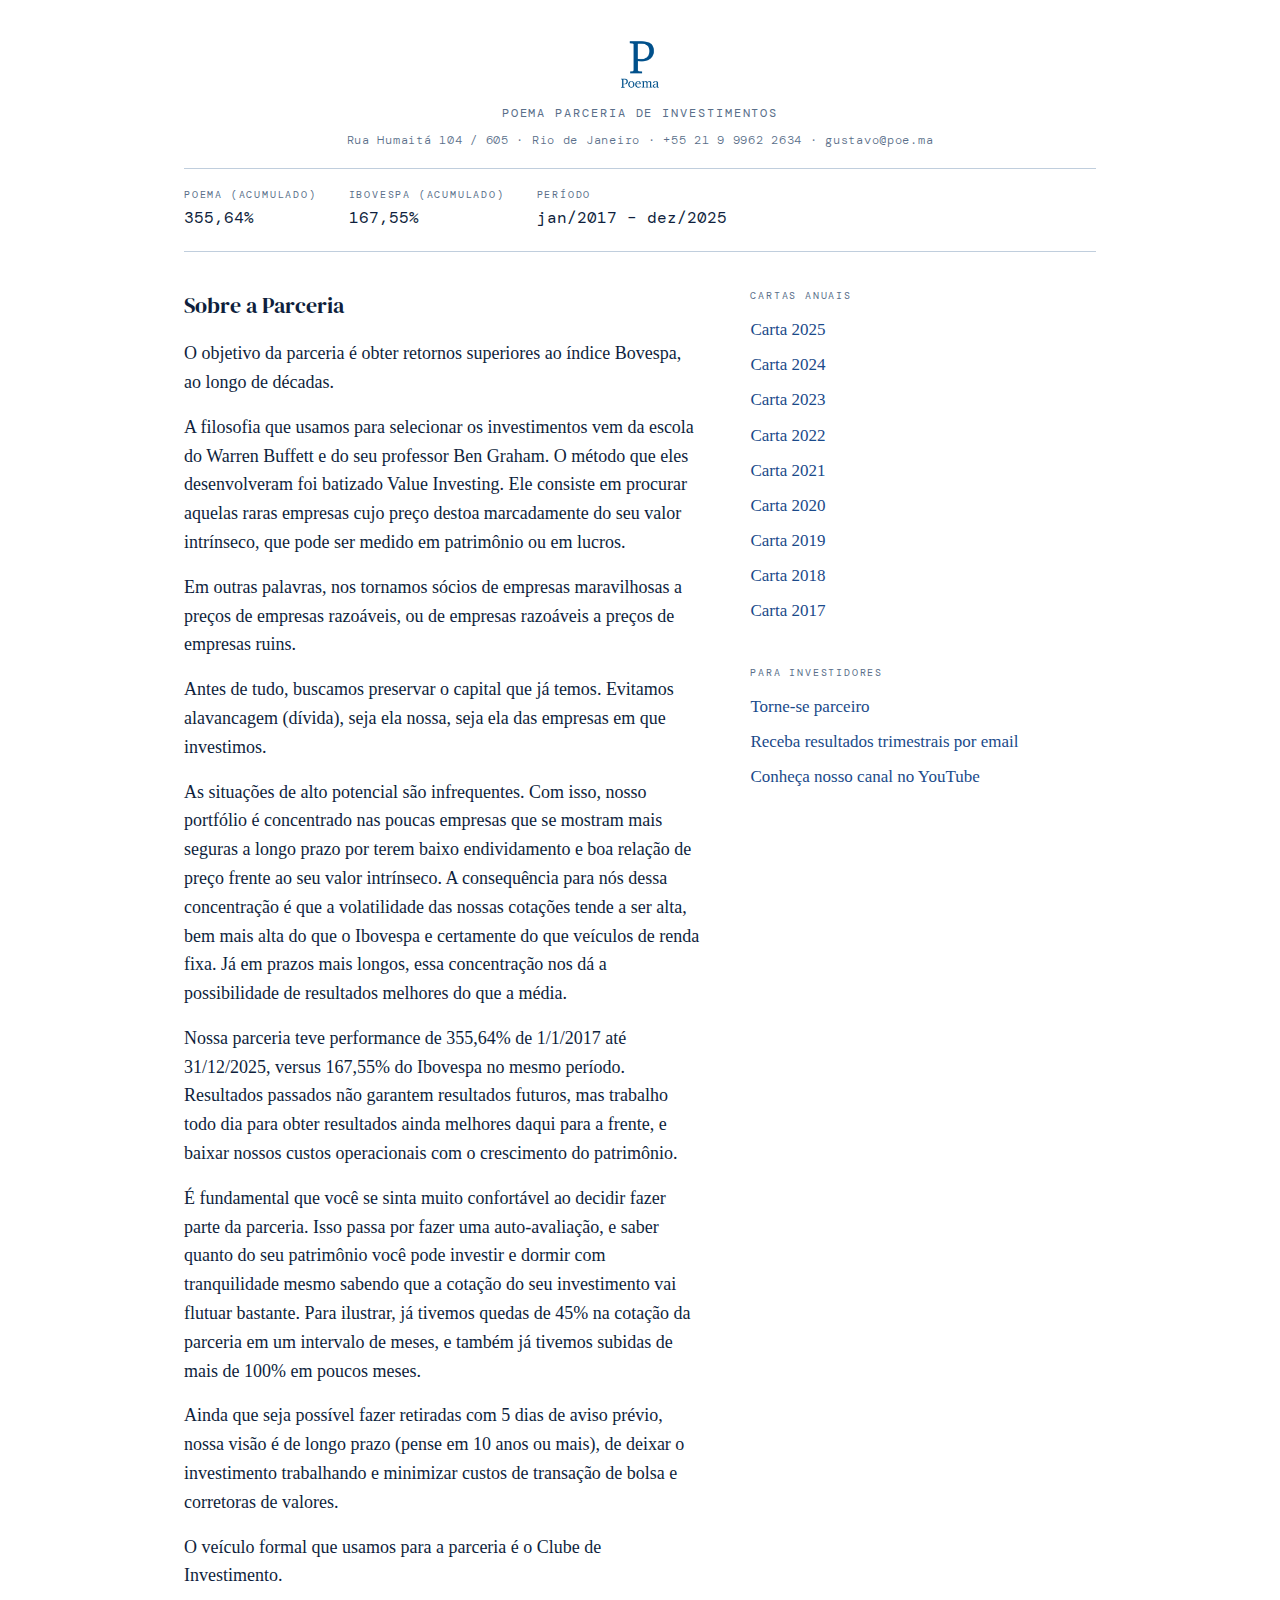
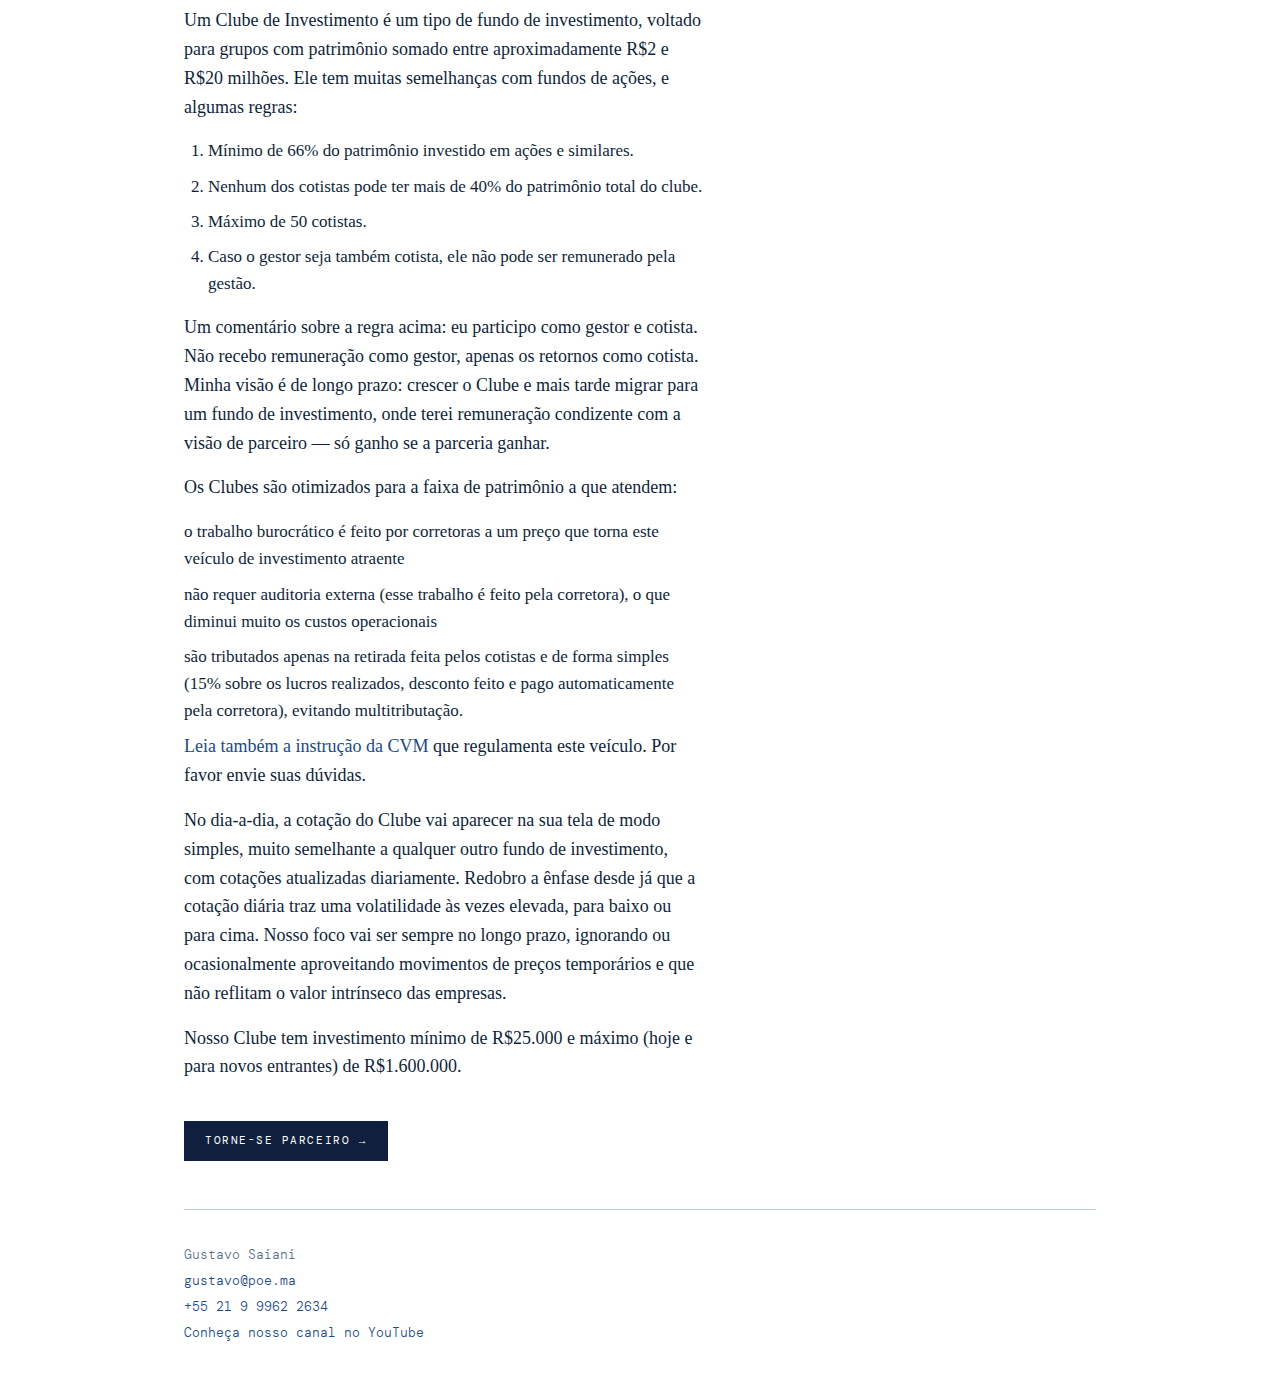
<file: index.html>
<!DOCTYPE html>
<html lang="pt-BR">
<head>
  <meta charset="UTF-8">
  <meta name="viewport" content="width=device-width, initial-scale=1.0">
  <title>Poema Parceria de Investimentos</title>
  <meta name="description" content="Poema Parceria de Investimentos. Performance acumulada de 355,64% de jan/2017 a dez/2025, versus 167,55% do Ibovespa no mesmo período.">
  <link rel="canonical" href="https://poe.ma/">
  <link rel="icon" type="image/png" href="/favicon.png">
  <meta property="og:type" content="website">
  <meta property="og:title" content="Poema Parceria de Investimentos">
  <meta property="og:description" content="Performance acumulada de 355,64% de jan/2017 a dez/2025, versus 167,55% do Ibovespa no mesmo período.">
  <meta property="og:url" content="https://poe.ma/">
  <meta property="og:image" content="https://poe.ma/images/poema-logo.jpg">
  <meta property="og:locale" content="pt_BR">
  <meta property="og:site_name" content="Poema">
  <meta name="twitter:card" content="summary">
  <meta name="twitter:title" content="Poema Parceria de Investimentos">
  <meta name="twitter:description" content="Performance acumulada de 355,64% de jan/2017 a dez/2025, versus 167,55% do Ibovespa no mesmo período.">
  <meta name="twitter:image" content="https://poe.ma/images/poema-logo.jpg">
  <link rel="stylesheet" href="/styles.css">
  <!-- Google tag (gtag.js) -->
  <script async src="https://www.googletagmanager.com/gtag/js?id=G-W3XSMT8MLJ"></script>
  <script>
    window.dataLayer = window.dataLayer || [];
    function gtag(){dataLayer.push(arguments);}
    gtag("js", new Date());
    gtag("config", "G-W3XSMT8MLJ");
  </script>
</head>
<body class="home">

  <div class="header">
    <a href="/">
      <img src="images/poema-logo.jpg" alt="Poema" class="logo">
      <p class="subtitle">Poema Parceria de Investimentos</p>
    </a>
    <p class="header-address">Rua Humaitá 104 / 605 · Rio de Janeiro · <a href="https://wa.me/5521999622634" target="_blank" rel="noopener">+55 21 9 9962 2634</a> · <a href="mailto:gustavo@poe.ma">gustavo@poe.ma</a></p>
  </div>

  <div class="meta">
    <div class="meta-item">
      <span class="key">Poema (acumulado)</span>
      <span class="val">355,64%</span>
    </div>
    <div class="meta-item">
      <span class="key">Ibovespa (acumulado)</span>
      <span class="val">167,55%</span>
    </div>
    <div class="meta-item">
      <span class="key">Período</span>
      <span class="val">jan/2017 – dez/2025</span>
    </div>
  </div>

  <div class="two-col">

    <div class="col-intro">
      <h2>Sobre a Parceria</h2>
      <div class="intro-body" id="intro-body">

        <p>O objetivo da parceria é obter retornos superiores ao índice Bovespa, ao longo de décadas.</p>

        <p>A filosofia que usamos para selecionar os investimentos vem da escola do Warren Buffett e do seu professor Ben Graham. O método que eles desenvolveram foi batizado Value Investing. Ele consiste em procurar aquelas raras empresas cujo preço destoa marcadamente do seu valor intrínseco, que pode ser medido em patrimônio ou em lucros.</p>

        <p>Em outras palavras, nos tornamos sócios de empresas maravilhosas a preços de empresas razoáveis, ou de empresas razoáveis a preços de empresas ruins.</p>

        <p>Antes de tudo, buscamos preservar o capital que já temos. Evitamos alavancagem (dívida), seja ela nossa, seja ela das empresas em que investimos.</p>

        <p>As situações de alto potencial são infrequentes. Com isso, nosso portfólio é concentrado nas poucas empresas que se mostram mais seguras a longo prazo por terem baixo endividamento e boa relação de preço frente ao seu valor intrínseco. A consequência para nós dessa concentração é que a volatilidade das nossas cotações tende a ser alta, bem mais alta do que o Ibovespa e certamente do que veículos de renda fixa. Já em prazos mais longos, essa concentração nos dá a possibilidade de resultados melhores do que a média.</p>

        <p>Nossa parceria teve performance de 355,64% de 1/1/2017 até 31/12/2025, versus 167,55% do Ibovespa no mesmo período. Resultados passados não garantem resultados futuros, mas trabalho todo dia para obter resultados ainda melhores daqui para a frente, e baixar nossos custos operacionais com o crescimento do patrimônio.</p>

        <p>É fundamental que você se sinta muito confortável ao decidir fazer parte da parceria. Isso passa por fazer uma auto-avaliação, e saber quanto do seu patrimônio você pode investir e dormir com tranquilidade mesmo sabendo que a cotação do seu investimento vai flutuar bastante. Para ilustrar, já tivemos quedas de 45% na cotação da parceria em um intervalo de meses, e também já tivemos subidas de mais de 100% em poucos meses.</p>

        <p>Ainda que seja possível fazer retiradas com 5 dias de aviso prévio, nossa visão é de longo prazo (pense em 10 anos ou mais), de deixar o investimento trabalhando e minimizar custos de transação de bolsa e corretoras de valores.</p>

        <p>O veículo formal que usamos para a parceria é o Clube de Investimento.</p>

        <p>Um Clube de Investimento é um tipo de fundo de investimento, voltado para grupos com patrimônio somado entre aproximadamente R$2 e R$20 milhões. Ele tem muitas semelhanças com fundos de ações, e algumas regras:</p>

        <ol>
          <li>Mínimo de 66% do patrimônio investido em ações e similares.</li>
          <li>Nenhum dos cotistas pode ter mais de 40% do patrimônio total do clube.</li>
          <li>Máximo de 50 cotistas.</li>
          <li>Caso o gestor seja também cotista, ele não pode ser remunerado pela gestão.</li>
        </ol>

        <p>Um comentário sobre a regra acima: eu participo como gestor e cotista. Não recebo remuneração como gestor, apenas os retornos como cotista. Minha visão é de longo prazo: crescer o Clube e mais tarde migrar para um fundo de investimento, onde terei remuneração condizente com a visão de parceiro — só ganho se a parceria ganhar.</p>

        <p>Os Clubes são otimizados para a faixa de patrimônio a que atendem:</p>

        <ul>
          <li>o trabalho burocrático é feito por corretoras a um preço que torna este veículo de investimento atraente</li>
          <li>não requer auditoria externa (esse trabalho é feito pela corretora), o que diminui muito os custos operacionais</li>
          <li>são tributados apenas na retirada feita pelos cotistas e de forma simples (15% sobre os lucros realizados, desconto feito e pago automaticamente pela corretora), evitando multitributação.</li>
        </ul>

        <p><a href="https://conteudo.cvm.gov.br/export/sites/cvm/legislacao/instrucoes/anexos/400/inst494.pdf">Leia também a instrução da CVM</a> que regulamenta este veículo. Por favor envie suas dúvidas.</p>

        <p>No dia-a-dia, a cotação do Clube vai aparecer na sua tela de modo simples, muito semelhante a qualquer outro fundo de investimento, com cotações atualizadas diariamente. Redobro a ênfase desde já que a cotação diária traz uma volatilidade às vezes elevada, para baixo ou para cima. Nosso foco vai ser sempre no longo prazo, ignorando ou ocasionalmente aproveitando movimentos de preços temporários e que não reflitam o valor intrínseco das empresas.</p>

        <p>Nosso Clube tem investimento mínimo de R$25.000 e máximo (hoje e para novos entrantes) de R$1.600.000.</p>
        <p><a href="/cadastro" class="cta">Torne-se parceiro &rarr;</a></p>
      </div>
      <div class="intro-fade" id="intro-fade"></div>
      <button class="read-more-btn" id="read-more-btn" aria-expanded="false">Ler mais</button>
    </div>

    <div class="col-links">
      <div class="section">
        <h2>Cartas Anuais</h2>
        <ul>
          <li><a href="/cartas/2025">Carta 2025</a></li>
          <li><a href="/cartas/2024">Carta 2024</a></li>
          <li><a href="/cartas/2023">Carta 2023</a></li>
          <li><a href="/cartas/2022">Carta 2022</a></li>
          <li><a href="/cartas/2021">Carta 2021</a></li>
          <li><a href="/cartas/2020">Carta 2020</a></li>
          <li><a href="/cartas/2019">Carta 2019</a></li>
          <li><a href="/cartas/2018">Carta 2018</a></li>
          <li><a href="/cartas/2017">Carta 2017</a></li>
        </ul>
      </div>

      <div class="section">
        <h2>Para Investidores</h2>
        <ul>
          <li><a href="/cadastro">Torne-se parceiro</a></li>
          <li><a href="https://mailchi.mp/5efcfed63883/interessados" target="_blank" rel="noopener">Receba resultados trimestrais por email</a></li>
          <li><a href="https://www.youtube.com/@poemainvestimentos" target="_blank" rel="noopener">Conheça nosso canal no YouTube</a></li>
        </ul>
      </div>
    </div>

  </div>

  <hr>

  <p class="contact">
    Gustavo Saiani<br>
    <a href="mailto:gustavo@poe.ma">gustavo@poe.ma</a><br>
    <a href="https://wa.me/5521999622634">+55 21 9 9962 2634</a><br>
    <a href="https://www.youtube.com/@poemainvestimentos" target="_blank" rel="noopener">Conheça nosso canal no YouTube</a>
  </p>

  <script>
    document.getElementById('read-more-btn').addEventListener('click', function () {
      var introBody = document.getElementById('intro-body');
      var introFade = document.getElementById('intro-fade');
      var expanded = introBody.classList.toggle('expanded');
      introFade.classList.toggle('hidden', expanded);
      this.textContent = expanded ? 'Ler menos' : 'Ler mais';
      this.setAttribute('aria-expanded', expanded);
    });
  </script>

</body>
</html>
</file>
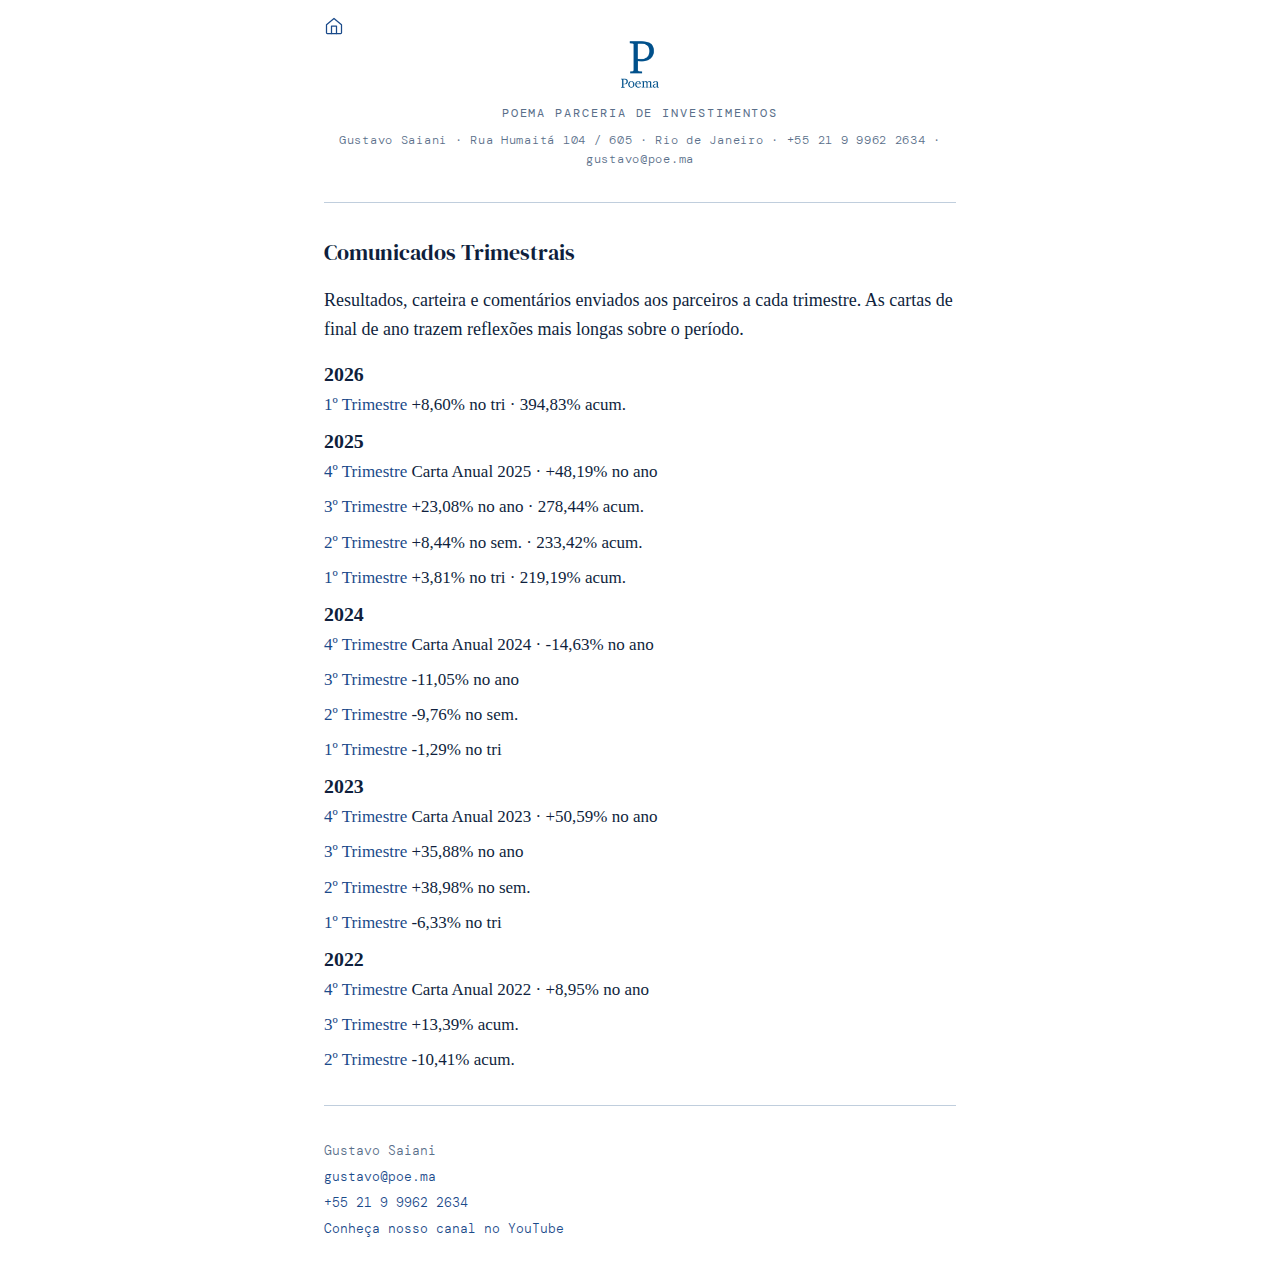
<file: comunicados/index.html>
<!DOCTYPE html>
<html lang="pt-BR">
<head>
  <meta charset="UTF-8">
  <meta name="viewport" content="width=device-width, initial-scale=1.0">
  <title>Comunicados Trimestrais — Poema</title>
  <meta name="description" content="Comunicados trimestrais da Poema Parceria de Investimentos — resultados, carteira e comentários a cada trimestre desde 2022.">
  <link rel="canonical" href="https://poe.ma/comunicados">
  <link rel="icon" type="image/png" href="/favicon.png">
  <meta property="og:type" content="website">
  <meta property="og:title" content="Comunicados Trimestrais — Poema">
  <meta property="og:description" content="Comunicados trimestrais da Poema Parceria de Investimentos — resultados, carteira e comentários a cada trimestre desde 2022.">
  <meta property="og:url" content="https://poe.ma/comunicados">
  <meta property="og:image" content="https://poe.ma/images/poema-logo.jpg">
  <meta property="og:locale" content="pt_BR">
  <meta property="og:site_name" content="Poema">
  <meta name="twitter:card" content="summary">
  <meta name="twitter:title" content="Comunicados Trimestrais — Poema">
  <meta name="twitter:description" content="Comunicados trimestrais da Poema Parceria de Investimentos — resultados, carteira e comentários a cada trimestre desde 2022.">
  <meta name="twitter:image" content="https://poe.ma/images/poema-logo.jpg">
  <link rel="stylesheet" href="/styles.css">
  <!-- Google tag (gtag.js) -->
  <script async src="https://www.googletagmanager.com/gtag/js?id=G-W3XSMT8MLJ"></script>
  <script>
    window.dataLayer = window.dataLayer || [];
    function gtag(){dataLayer.push(arguments);}
    gtag("js", new Date());
    gtag("config", "G-W3XSMT8MLJ");
  </script>
  <script>
    !function(t,e){var o,n,p,r;e.__SV||(window.posthog=e,e._i=[],e.init=function(i,s,a){function g(t,e){var o=e.split(".");2==o.length&&(t=t[o[0]],e=o[1]),t[e]=function(){t.push([e].concat(Array.prototype.slice.call(arguments,0)))}}(p=t.createElement("script")).type="text/javascript",p.async=!0,p.src=s.api_host.replace(".i.posthog.com","-assets.i.posthog.com")+"/static/array.js",(r=t.getElementsByTagName("script")[0]).parentNode.insertBefore(p,r);var u=e;for(void 0!==a?u=e[a]=[]:a="posthog",u.people=u.people||[],u.toString=function(t){var e="posthog";return"posthog"!==a&&(e+="."+a),t||(e+=" (stub)"),e},u.people.toString=function(){return u.toString(1)+".people (stub)"},o="init capture register register_once register_for_session unregister unregister_for_session getFeatureFlag getFeatureFlagPayload isFeatureEnabled reloadFeatureFlags updateEarlyAccessFeatureEnrollment getEarlyAccessFeatures on onFeatureFlags onSessionId getSurveys getActiveMatchingSurveys renderSurvey canRenderSurvey identify setPersonProperties group resetGroups setPersonPropertiesForFlags resetPersonPropertiesForFlags setGroupPropertiesForFlags resetGroupPropertiesForFlags reset get_distinct_id getGroups get_session_id get_session_replay_url alias set_config startSessionRecording stopSessionRecording sessionRecordingStarted captureException loadToolbar get_property getSessionProperty createPersonProfile opt_in_capturing opt_out_capturing has_opted_in_capturing has_opted_out_capturing clear_opt_in_out_capturing debug getPageviewId".split(" "),n=0;n<o.length;n++)g(u,o[n]);e._i.push([i,s,a])},e.__SV=1)}(document,window.posthog||[]);
    posthog.init('phc_1vXqy6FtMKMgnaF81bcP3cT05M0M1u67j6RnEMMx1sn', {
      api_host: 'https://us.i.posthog.com',
      person_profiles: 'identified_only'
    });
  </script>
</head>
<body>
  <a href="/" class="home-link" aria-label="Início"><svg xmlns="http://www.w3.org/2000/svg" viewBox="0 0 24 24" fill="none" stroke="currentColor" stroke-width="1.5" stroke-linecap="round" stroke-linejoin="round" width="20" height="20" aria-hidden="true"><path d="M3 10.5L12 3l9 7.5V20a1 1 0 0 1-1 1H4a1 1 0 0 1-1-1V10.5z"/><path d="M9 21V12h6v9"/></svg></a>

  <div class="header">
    <a href="/">
      <img src="/images/poema-logo.jpg" alt="Poema" class="logo">
      <p class="subtitle">Poema Parceria de Investimentos</p>
    </a>
    <p class="header-address">Gustavo Saiani · Rua Humaitá 104 / 605 · Rio de Janeiro · <a href="https://wa.me/5521999622634" target="_blank" rel="noopener">+55 21 9 9962 2634</a> · <a href="mailto:gustavo@poe.ma">gustavo@poe.ma</a></p>
  </div>

  <hr>

  <h2 id="comunicados-trimestrais">Comunicados Trimestrais</h2>

  <p>Resultados, carteira e comentários enviados aos parceiros a cada trimestre. As cartas de final de ano trazem reflexões mais longas sobre o período.</p>

  <div class="comunicados-list">

    <h3>2026</h3>
    <ul>
      <li><a href="/comunicados/2026-1t">1º Trimestre</a> <span class="comunicado-perf">+8,60% no tri · 394,83% acum.</span></li>
    </ul>

    <h3>2025</h3>
    <ul>
      <li><a href="/cartas/2025">4º Trimestre</a> <span class="comunicado-perf">Carta Anual 2025 · +48,19% no ano</span></li>
      <li><a href="/comunicados/2025-3t">3º Trimestre</a> <span class="comunicado-perf">+23,08% no ano · 278,44% acum.</span></li>
      <li><a href="/comunicados/2025-2t">2º Trimestre</a> <span class="comunicado-perf">+8,44% no sem. · 233,42% acum.</span></li>
      <li><a href="/comunicados/2025-1t">1º Trimestre</a> <span class="comunicado-perf">+3,81% no tri · 219,19% acum.</span></li>
    </ul>

    <h3>2024</h3>
    <ul>
      <li><a href="/cartas/2024">4º Trimestre</a> <span class="comunicado-perf">Carta Anual 2024 · -14,63% no ano</span></li>
      <li><a href="/comunicados/2024-3t">3º Trimestre</a> <span class="comunicado-perf">-11,05% no ano</span></li>
      <li><a href="/comunicados/2024-2t">2º Trimestre</a> <span class="comunicado-perf">-9,76% no sem.</span></li>
      <li><a href="/comunicados/2024-1t">1º Trimestre</a> <span class="comunicado-perf">-1,29% no tri</span></li>
    </ul>

    <h3>2023</h3>
    <ul>
      <li><a href="/cartas/2023">4º Trimestre</a> <span class="comunicado-perf">Carta Anual 2023 · +50,59% no ano</span></li>
      <li><a href="/comunicados/2023-3t">3º Trimestre</a> <span class="comunicado-perf">+35,88% no ano</span></li>
      <li><a href="/comunicados/2023-2t">2º Trimestre</a> <span class="comunicado-perf">+38,98% no sem.</span></li>
      <li><a href="/comunicados/2023-1t">1º Trimestre</a> <span class="comunicado-perf">-6,33% no tri</span></li>
    </ul>

    <h3>2022</h3>
    <ul>
      <li><a href="/cartas/2022">4º Trimestre</a> <span class="comunicado-perf">Carta Anual 2022 · +8,95% no ano</span></li>
      <li><a href="/comunicados/2022-3t">3º Trimestre</a> <span class="comunicado-perf">+13,39% acum.</span></li>
      <li><a href="/comunicados/2022-2t">2º Trimestre</a> <span class="comunicado-perf">-10,41% acum.</span></li>
    </ul>

  </div>

  <hr>

  <p class="contact">
    Gustavo Saiani<br>
    <a href="mailto:gustavo@poe.ma">gustavo@poe.ma</a><br>
    <a href="https://wa.me/5521999622634">+55 21 9 9962 2634</a><br>
    <a href="https://www.youtube.com/@poemainvestimentos" target="_blank" rel="noopener">Conheça nosso canal no YouTube</a>
  </p>

</body>
</html>
</file>
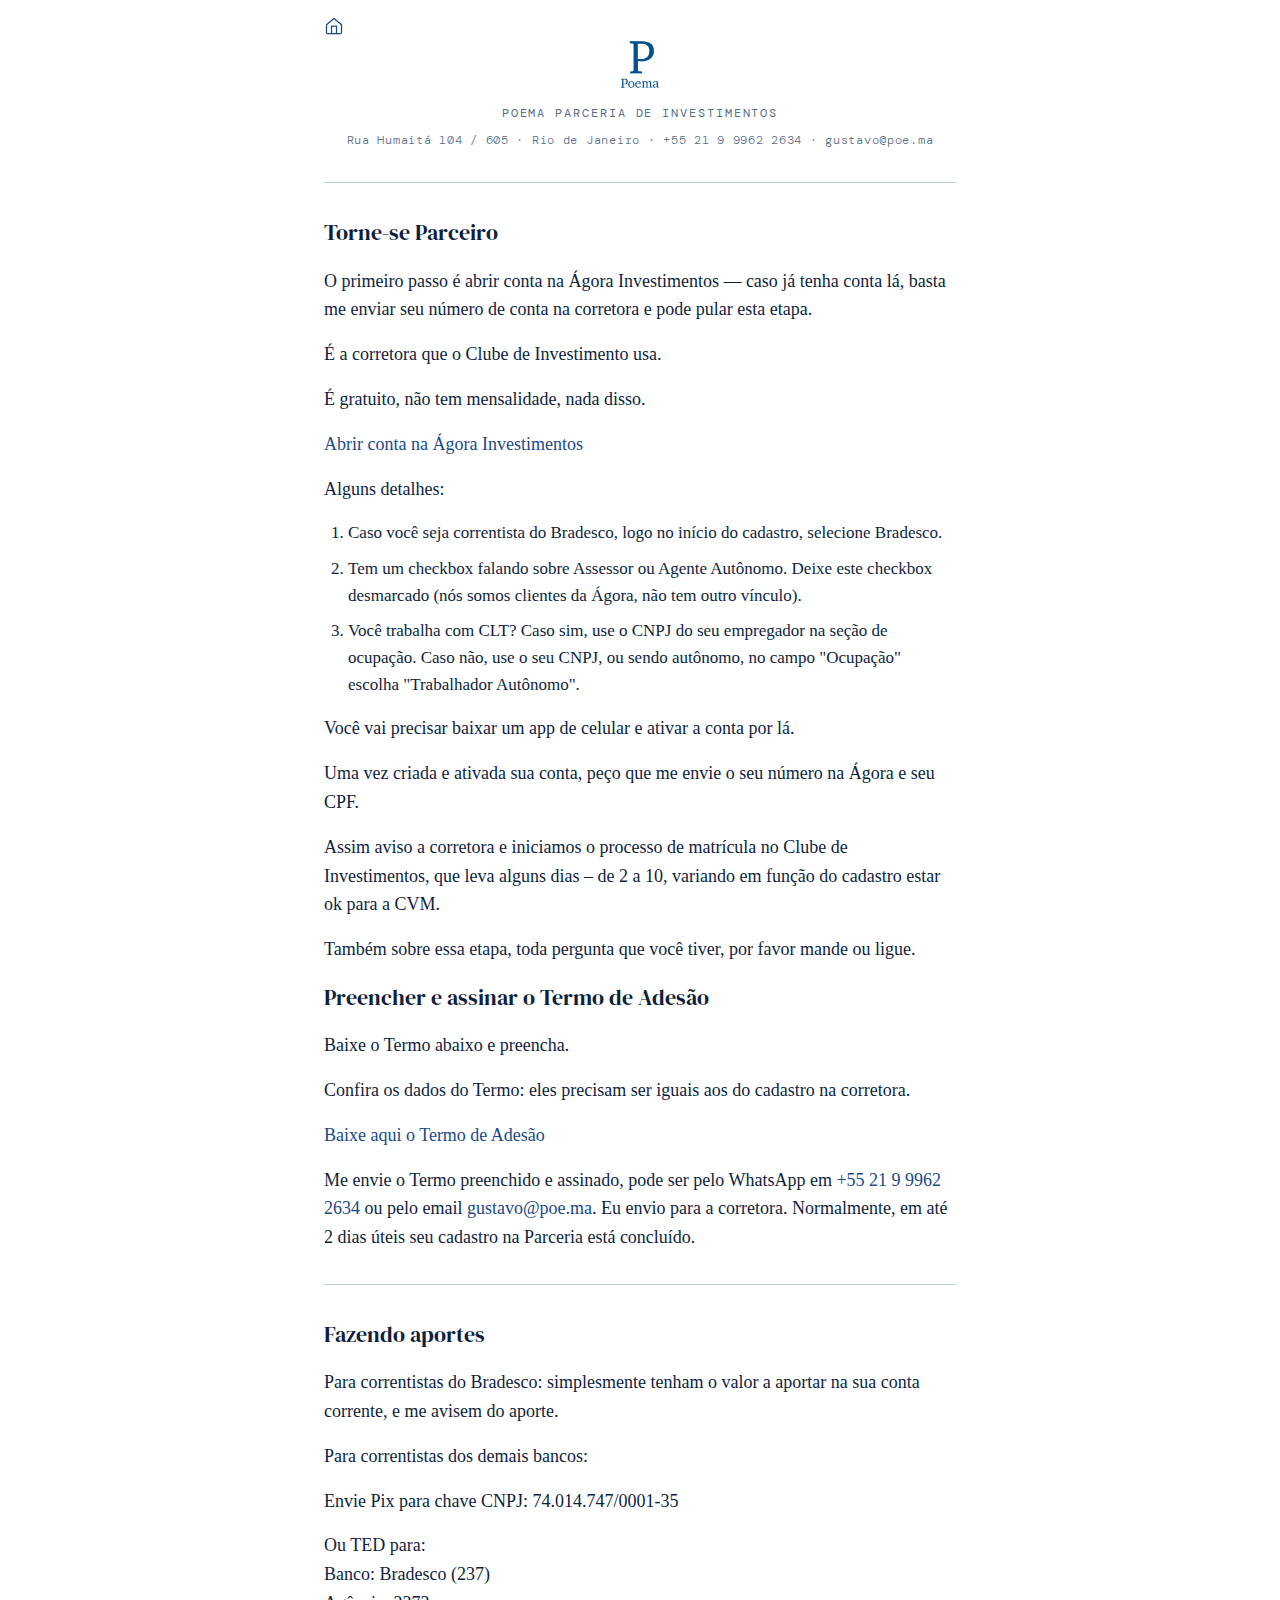
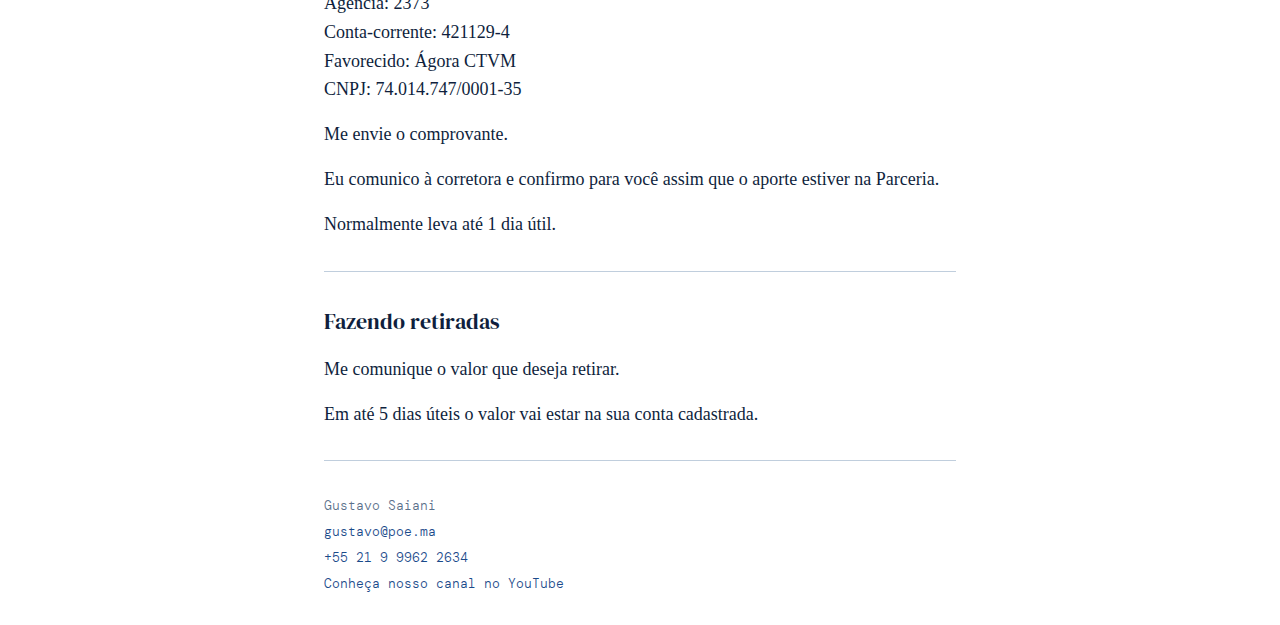
<file: cadastro.html>
<!DOCTYPE html>
<html lang="pt-BR">
<head>
  <meta charset="UTF-8">
  <meta name="viewport" content="width=device-width, initial-scale=1.0">
  <title>Cadastro na Corretora — Poema</title>
  <meta name="description" content="Instruções para cadastro na corretora, termo de adesão, aportes e retiradas na Poema Parceria de Investimentos.">
  <link rel="canonical" href="https://poe.ma/cadastro">
  <link rel="icon" type="image/png" href="/favicon.png">
  <meta property="og:type" content="article">
  <meta property="og:title" content="Cadastro na Corretora — Poema">
  <meta property="og:description" content="Instruções para cadastro na corretora, termo de adesão, aportes e retiradas na Poema Parceria de Investimentos.">
  <meta property="og:url" content="https://poe.ma/cadastro">
  <meta property="og:image" content="https://poe.ma/images/poema-logo.jpg">
  <meta property="og:locale" content="pt_BR">
  <meta property="og:site_name" content="Poema">
  <meta name="twitter:card" content="summary">
  <meta name="twitter:title" content="Cadastro na Corretora — Poema">
  <meta name="twitter:description" content="Instruções para cadastro na corretora, termo de adesão, aportes e retiradas na Poema Parceria de Investimentos.">
  <meta name="twitter:image" content="https://poe.ma/images/poema-logo.jpg">
  <link rel="stylesheet" href="/styles.css">
  <!-- Google tag (gtag.js) -->
  <script async src="https://www.googletagmanager.com/gtag/js?id=G-W3XSMT8MLJ"></script>
  <script>
    window.dataLayer = window.dataLayer || [];
    function gtag(){dataLayer.push(arguments);}
    gtag("js", new Date());
    gtag("config", "G-W3XSMT8MLJ");
  </script>
</head>
<body>
  <a href="/" class="home-link" aria-label="Início"><svg xmlns="http://www.w3.org/2000/svg" viewBox="0 0 24 24" fill="none" stroke="currentColor" stroke-width="1.5" stroke-linecap="round" stroke-linejoin="round" width="20" height="20" aria-hidden="true"><path d="M3 10.5L12 3l9 7.5V20a1 1 0 0 1-1 1H4a1 1 0 0 1-1-1V10.5z"/><path d="M9 21V12h6v9"/></svg></a>


  <div class="header">
    <a href="/">
      <img src="images/poema-logo.jpg" alt="Poema" class="logo">
      <p class="subtitle">Poema Parceria de Investimentos</p>
    </a>
    <p class="header-address">Rua Humaitá 104 / 605 · Rio de Janeiro · <a href="https://wa.me/5521999622634" target="_blank" rel="noopener">+55 21 9 9962 2634</a> · <a href="mailto:gustavo@poe.ma">gustavo@poe.ma</a></p>
  </div>

  <hr>

  <h2>Torne-se Parceiro</h2>

  <p>O primeiro passo é abrir conta na Ágora Investimentos — caso já tenha conta lá, basta me enviar seu número de conta na corretora e pode pular esta etapa.</p>

  <p>É a corretora que o Clube de Investimento usa.</p>

  <p>É gratuito, não tem mensalidade, nada disso.</p>

  <p><a href="https://cadastro.agorainvest.com.br/dados-acesso/?dataLayerOrigin=https://www.agorainvestimentos.com.br/">Abrir conta na Ágora Investimentos</a></p>

  <p>Alguns detalhes:</p>

  <ol>
    <li>Caso você seja correntista do Bradesco, logo no início do cadastro, selecione Bradesco.</li>
    <li>Tem um checkbox falando sobre Assessor ou Agente Autônomo. Deixe este checkbox desmarcado (nós somos clientes da Ágora, não tem outro vínculo).</li>
    <li>Você trabalha com CLT? Caso sim, use o CNPJ do seu empregador na seção de ocupação. Caso não, use o seu CNPJ, ou sendo autônomo, no campo "Ocupação" escolha "Trabalhador Autônomo".</li>
  </ol>

  <p>Você vai precisar baixar um app de celular e ativar a conta por lá.</p>

  <p>Uma vez criada e ativada sua conta, peço que me envie o seu número na Ágora e seu CPF.</p>

  <p>Assim aviso a corretora e iniciamos o processo de matrícula no Clube de Investimentos, que leva alguns dias – de 2 a 10, variando em função do cadastro estar ok para a CVM.</p>

  <p>Também sobre essa etapa, toda pergunta que você tiver, por favor mande ou ligue.</p>

  <h2>Preencher e assinar o Termo de Adesão</h2>

  <p>Baixe o Termo abaixo e preencha.</p>

  <p>Confira os dados do Termo: eles precisam ser iguais aos do cadastro na corretora.</p>

  <p><a href="http://blog.gustavosaiani.com/wp-content/uploads/2024/05/Modelo_Termo-de-Adesa%CC%83o_Clube-Poema.pdf">Baixe aqui o Termo de Adesão</a></p>

  <p>Me envie o Termo preenchido e assinado, pode ser pelo WhatsApp em <a href="https://wa.me/5521999622634">+55 21 9 9962 2634</a> ou pelo email <a href="mailto:gustavo@poe.ma">gustavo@poe.ma</a>. Eu envio para a corretora. Normalmente, em até 2 dias úteis seu cadastro na Parceria está concluído.</p>

  <hr>

  <h2>Fazendo aportes</h2>

  <p>Para correntistas do Bradesco: simplesmente tenham o valor a aportar na sua conta corrente, e me avisem do aporte.</p>

  <p>Para correntistas dos demais bancos:</p>

  <p>Envie Pix para chave CNPJ: 74.014.747/0001-35</p>

  <p>Ou TED para:<br>
  Banco: Bradesco (237)<br>
  Agência: 2373<br>
  Conta-corrente: 421129-4<br>
  Favorecido: Ágora CTVM<br>
  CNPJ: 74.014.747/0001-35</p>

  <p>Me envie o comprovante.</p>

  <p>Eu comunico à corretora e confirmo para você assim que o aporte estiver na Parceria.</p>

  <p>Normalmente leva até 1 dia útil.</p>

  <hr>

  <h2>Fazendo retiradas</h2>

  <p>Me comunique o valor que deseja retirar.</p>

  <p>Em até 5 dias úteis o valor vai estar na sua conta cadastrada.</p>

  <hr>

  <p class="contact">
    Gustavo Saiani<br>
    <a href="mailto:gustavo@poe.ma">gustavo@poe.ma</a><br>
    <a href="https://wa.me/5521999622634">+55 21 9 9962 2634</a><br>
    <a href="https://www.youtube.com/@poemainvestimentos" target="_blank" rel="noopener">Conheça nosso canal no YouTube</a>
  </p>

</body>
</html>
</file>
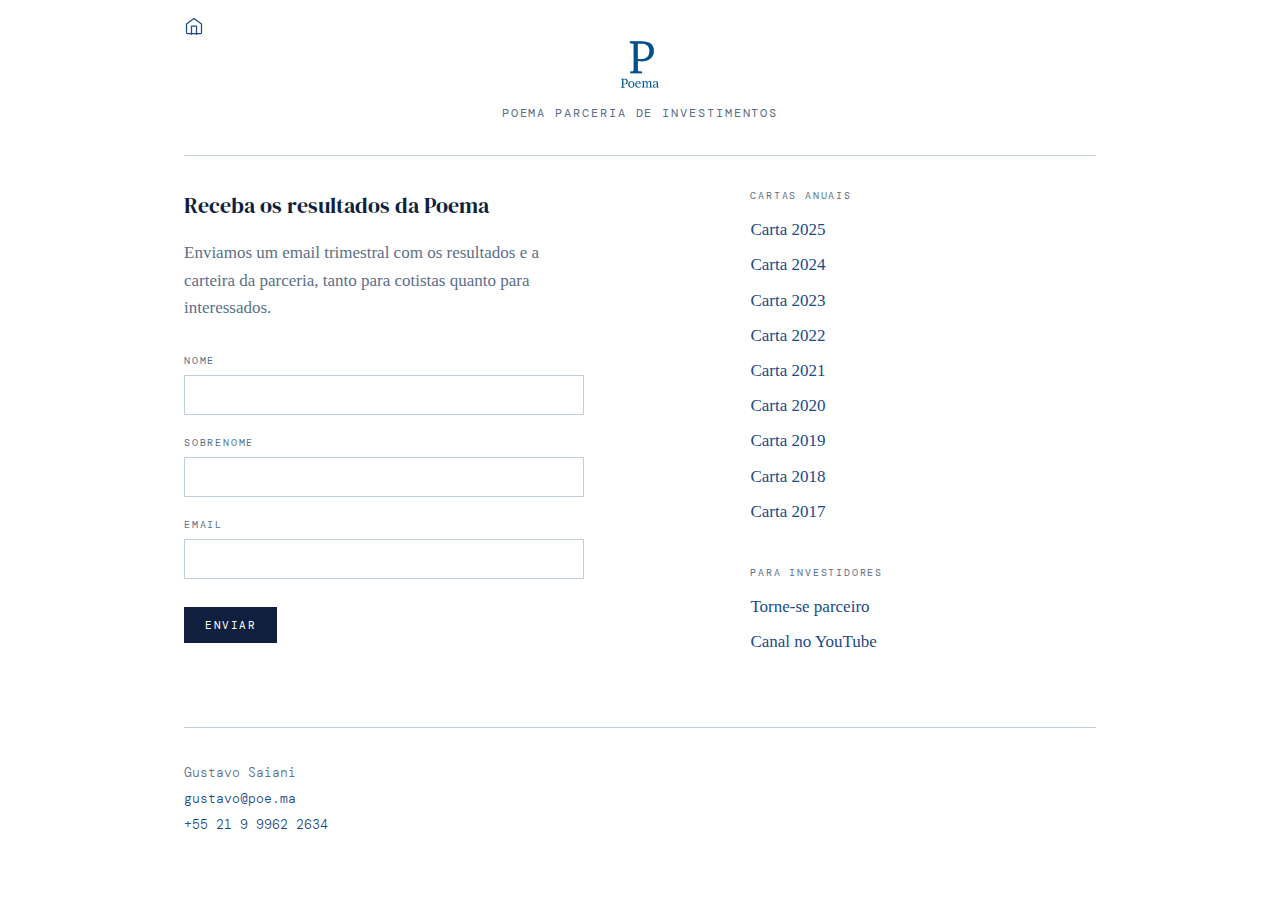
<file: inscrever.html>
<!DOCTYPE html>
<html lang="pt-BR">
<head>
  <meta charset="UTF-8">
  <meta name="viewport" content="width=device-width, initial-scale=1.0">
  <title>Receba os resultados da Poema</title>
  <meta name="description" content="Receba os resultados trimestrais da Poema Parceria de Investimentos por email.">
  <link rel="canonical" href="https://poe.ma/inscrever">
  <link rel="icon" type="image/png" href="/favicon.png">
  <link rel="stylesheet" href="/styles.css">
  <style>
    .signup-form {
      max-width: 400px;
    }

    .signup-form p {
      font-size: 17px;
      color: var(--muted);
      margin-bottom: 32px;
    }

    .form-field {
      margin-bottom: 20px;
    }

    .form-field label {
      display: block;
      font-family: 'DM Mono', monospace;
      font-size: 10px;
      letter-spacing: 0.18em;
      text-transform: uppercase;
      color: var(--muted);
      margin-bottom: 6px;
    }

    .form-field input {
      display: block;
      width: 100%;
      font-family: 'DM Mono', monospace;
      font-size: 14px;
      color: var(--ink);
      background: var(--bg);
      border: 1px solid var(--border);
      padding: 10px 12px;
      outline: none;
      transition: border-color 0.15s ease;
    }

    .form-field input:focus {
      border-color: var(--accent);
    }

    .form-submit {
      font-family: 'DM Mono', monospace;
      font-size: 11px;
      letter-spacing: 0.14em;
      text-transform: uppercase;
      background: var(--ink);
      color: var(--bg);
      border: 1px solid var(--ink);
      padding: 10px 20px;
      cursor: pointer;
      transition: background 0.18s ease, color 0.18s ease;
      margin-top: 8px;
    }

    .form-submit:hover {
      background: var(--bg);
      color: var(--ink);
    }

    .form-submit:disabled {
      opacity: 0.5;
      cursor: default;
    }

    .form-message {
      font-family: 'DM Mono', monospace;
      font-size: 13px;
      padding: 12px 14px;
      margin-top: 20px;
      line-height: 1.5;
    }

    .form-message.success {
      color: #1a6b3c;
      border: 1px solid #1a6b3c;
    }

    .form-message.error {
      color: #8a1a1a;
      border: 1px solid #8a1a1a;
    }
  </style>
  <!-- Google tag (gtag.js) -->
  <script async src="https://www.googletagmanager.com/gtag/js?id=G-W3XSMT8MLJ"></script>
  <script>
    window.dataLayer = window.dataLayer || [];
    function gtag(){dataLayer.push(arguments);}
    gtag("js", new Date());
    gtag("config", "G-W3XSMT8MLJ");
  </script>
  <script>
    !function(t,e){var o,n,p,r;e.__SV||(window.posthog=e,e._i=[],e.init=function(i,s,a){function g(t,e){var o=e.split(".");2==o.length&&(t=t[o[0]],e=o[1]),t[e]=function(){t.push([e].concat(Array.prototype.slice.call(arguments,0)))}}(p=t.createElement("script")).type="text/javascript",p.async=!0,p.src=s.api_host.replace(".i.posthog.com","-assets.i.posthog.com")+"/static/array.js",(r=t.getElementsByTagName("script")[0]).parentNode.insertBefore(p,r);var u=e;for(void 0!==a?u=e[a]=[]:a="posthog",u.people=u.people||[],u.toString=function(t){var e="posthog";return"posthog"!==a&&(e+="."+a),t||(e+=" (stub)"),e},u.people.toString=function(){return u.toString(1)+".people (stub)"},o="init capture register register_once register_for_session unregister unregister_for_session getFeatureFlag getFeatureFlagPayload isFeatureEnabled reloadFeatureFlags updateEarlyAccessFeatureEnrollment getEarlyAccessFeatures on onFeatureFlags onSessionId getSurveys getActiveMatchingSurveys renderSurvey canRenderSurvey identify setPersonProperties group resetGroups setPersonPropertiesForFlags resetPersonPropertiesForFlags setGroupPropertiesForFlags resetGroupPropertiesForFlags reset get_distinct_id getGroups get_session_id get_session_replay_url alias set_config startSessionRecording stopSessionRecording sessionRecordingStarted captureException loadToolbar get_property getSessionProperty createPersonProfile opt_in_capturing opt_out_capturing has_opted_in_capturing has_opted_out_capturing clear_opt_in_out_capturing debug getPageviewId".split(" "),n=0;n<o.length;n++)g(u,o[n]);e._i.push([i,s,a])},e.__SV=1)}(document,window.posthog||[]);
    posthog.init('phc_1vXqy6FtMKMgnaF81bcP3cT05M0M1u67j6RnEMMx1sn', {
      api_host: 'https://us.i.posthog.com',
      person_profiles: 'identified_only'
    });
  </script>
</head>
<body class="home">

  <a href="/" class="home-link" aria-label="Página inicial">
    <svg xmlns="http://www.w3.org/2000/svg" width="20" height="20" viewBox="0 0 24 24" fill="none"
         stroke="currentColor" stroke-width="1.5" stroke-linecap="round" stroke-linejoin="round">
      <path d="M3 9.5L12 3l9 6.5V20a1 1 0 0 1-1 1H4a1 1 0 0 1-1-1z"/>
      <polyline points="9 22 9 12 15 12 15 22"/>
    </svg>
  </a>

  <div class="header">
    <a href="/">
      <img src="/images/poema-logo.jpg" alt="Poema" class="logo">
      <p class="subtitle">Poema Parceria de Investimentos</p>
    </a>
  </div>

  <hr>

  <div class="two-col">

    <div class="signup-form">
      <h2>Receba os resultados da Poema</h2>
      <p>Enviamos um email trimestral com os resultados e a carteira da parceria, tanto para cotistas quanto para interessados.</p>

      <form id="signup-form" action="https://mc.us11.list-manage.com/subscribe/post?u=98c139f99b3bcd39f2966d357&amp;id=21a1b7127b" method="post" target="mc-hidden-iframe">
        <div class="form-field">
          <label for="mc-FNAME">Nome</label>
          <input type="text" name="FNAME" id="mc-FNAME" required>
        </div>
        <div class="form-field">
          <label for="mc-LNAME">Sobrenome</label>
          <input type="text" name="LNAME" id="mc-LNAME">
        </div>
        <div class="form-field">
          <label for="mc-EMAIL">Email</label>
          <input type="email" name="EMAIL" id="mc-EMAIL" required>
        </div>
        <div style="position:absolute;left:-5000px;" aria-hidden="true">
          <input type="text" name="b_98c139f99b3bcd39f2966d357_723420" tabindex="-1" value="">
        </div>
        <input class="form-submit" type="submit" value="Enviar" id="submit-btn">
        <div id="form-message" class="form-message" style="display:none;"></div>
      </form>
      <iframe name="mc-hidden-iframe" style="display:none;"></iframe>
    </div>

    <div class="col-links">
      <div class="section">
        <h2>Cartas Anuais</h2>
        <ul>
          <li><a href="/cartas/2025">Carta 2025</a></li>
          <li><a href="/cartas/2024">Carta 2024</a></li>
          <li><a href="/cartas/2023">Carta 2023</a></li>
          <li><a href="/cartas/2022">Carta 2022</a></li>
          <li><a href="/cartas/2021">Carta 2021</a></li>
          <li><a href="/cartas/2020">Carta 2020</a></li>
          <li><a href="/cartas/2019">Carta 2019</a></li>
          <li><a href="/cartas/2018">Carta 2018</a></li>
          <li><a href="/cartas/2017">Carta 2017</a></li>
        </ul>
      </div>

      <div class="section">
        <h2>Para Investidores</h2>
        <ul>
          <li><a href="/cadastro">Torne-se parceiro</a></li>
          <li><a href="https://www.youtube.com/@poemainvestimentos" target="_blank" rel="noopener">Canal no YouTube</a></li>
        </ul>
      </div>
    </div>

  </div>

  <hr>

  <p class="contact">
    Gustavo Saiani<br>
    <a href="mailto:gustavo@poe.ma">gustavo@poe.ma</a><br>
    <a href="https://wa.me/5521999622634">+55 21 9 9962 2634</a>
  </p>

  <script>
    document.getElementById('signup-form').addEventListener('submit', function () {
      var btn = document.getElementById('submit-btn');
      var msg = document.getElementById('form-message');
      var form = this;

      var email = document.getElementById('mc-EMAIL').value.trim();
      if (!email) {
        event.preventDefault();
        msg.textContent = 'Por favor, preencha o email.';
        msg.className = 'form-message error';
        msg.style.display = 'block';
        return;
      }

      btn.disabled = true;
      btn.value = 'Enviando…';
      msg.style.display = 'none';

      // The form submits to Mailchimp via hidden iframe.
      // Show success after a short delay (we can't read the iframe due to cross-origin).
      setTimeout(function () {
        btn.disabled = false;
        btn.value = 'Enviar';
        msg.textContent = 'Pronto! Verifique seu email para confirmar a inscrição.';
        msg.className = 'form-message success';
        msg.style.display = 'block';
        form.reset();
      }, 2000);
    });
  </script>

</body>
</html>
</file>
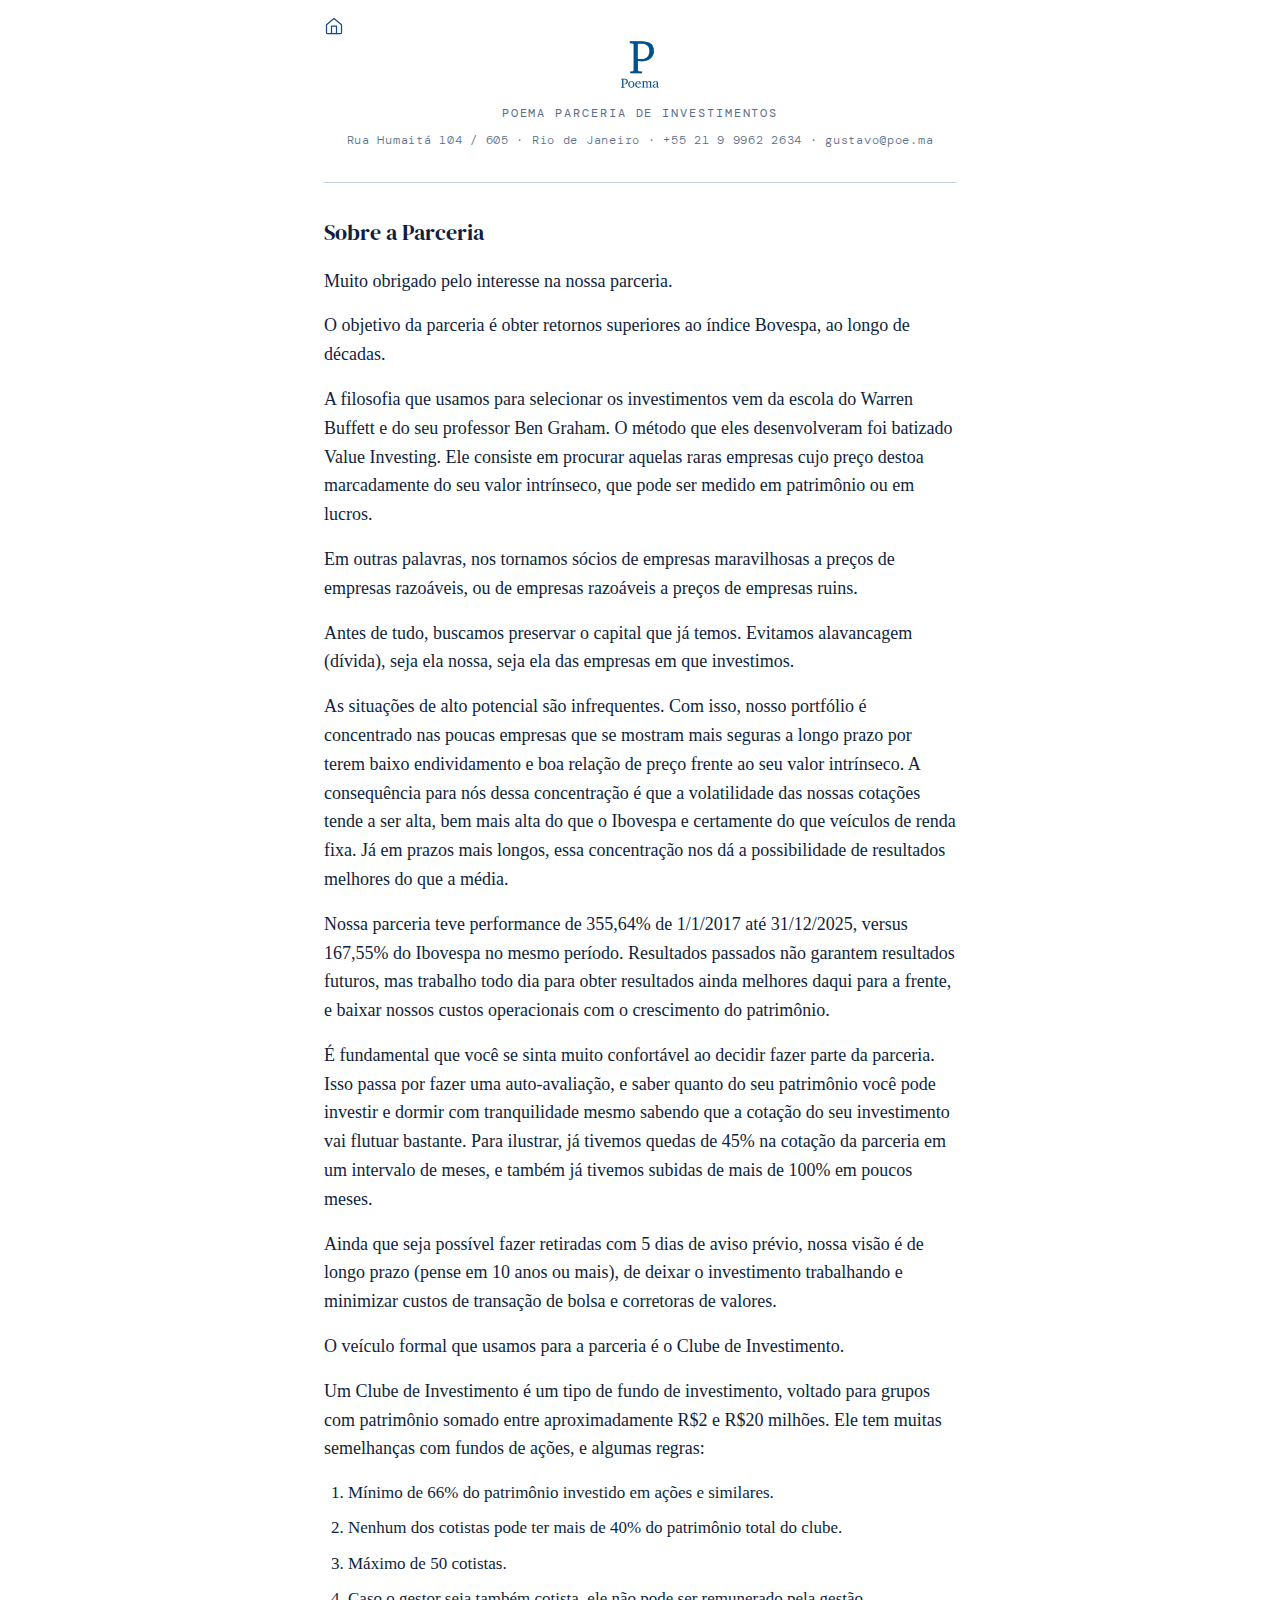
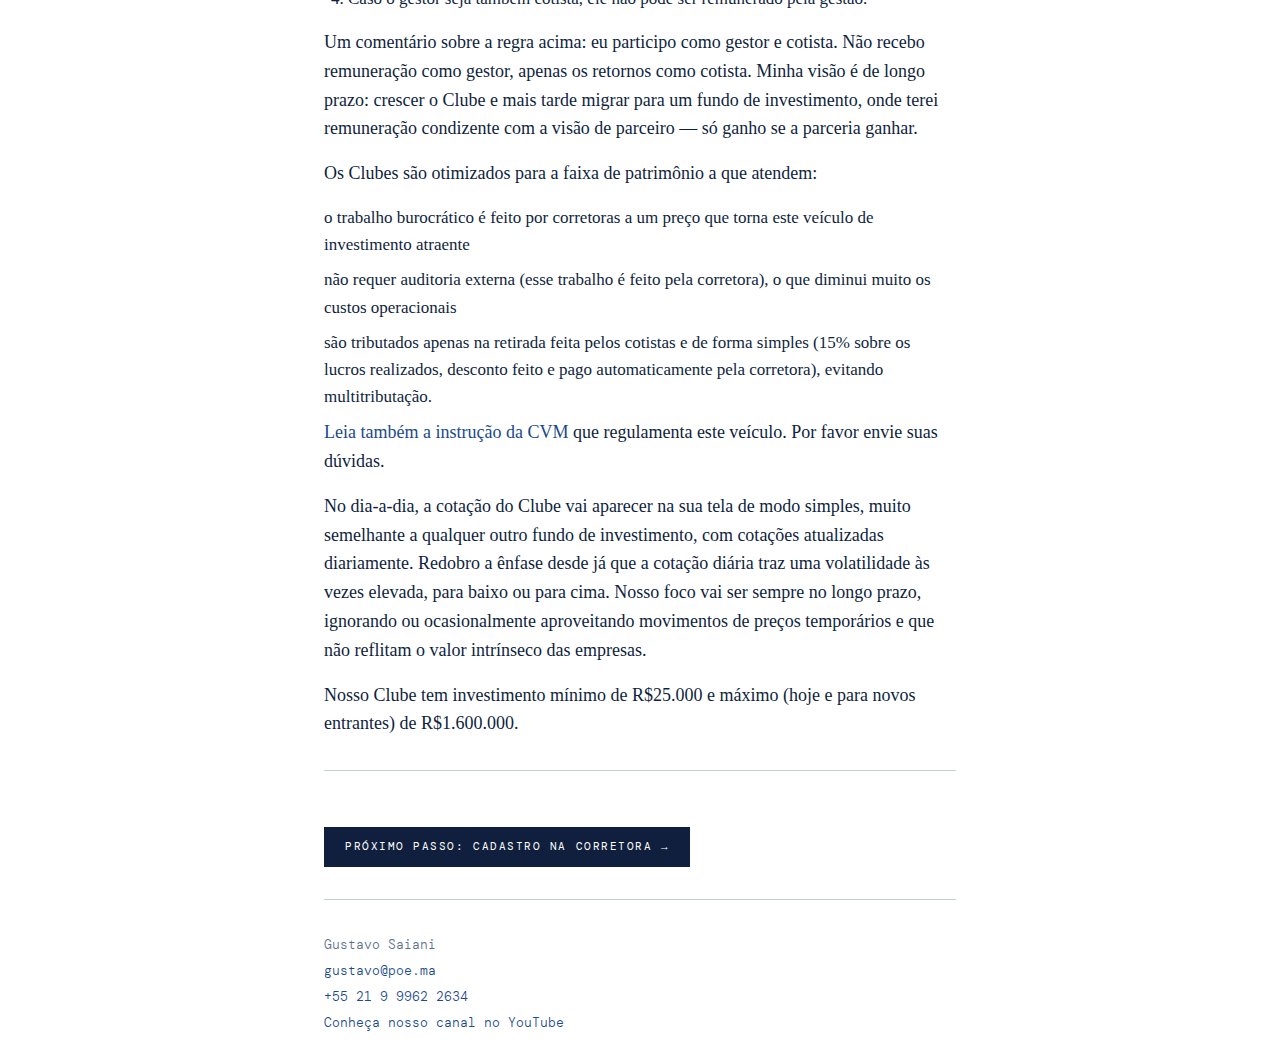
<file: introducao.html>
<!DOCTYPE html>
<html lang="pt-BR">
<head>
  <meta charset="UTF-8">
  <meta name="viewport" content="width=device-width, initial-scale=1.0">
  <title>Sobre a Parceria — Poema</title>
  <meta name="description" content="Parceiros, não clientes. A Poema investe com horizonte de décadas, concentrada em poucas empresas extraordinárias a preços sensatos. 355,64% acumulados desde 2017.">
  <link rel="canonical" href="https://poe.ma/introducao">
  <link rel="icon" type="image/png" href="/favicon.png">
  <meta property="og:type" content="article">
  <meta property="og:title" content="Sobre a Parceria — Poema">
  <meta property="og:description" content="Parceiros, não clientes. A Poema investe com horizonte de décadas, concentrada em poucas empresas extraordinárias a preços sensatos.">
  <meta property="og:url" content="https://poe.ma/introducao">
  <meta property="og:image" content="https://poe.ma/images/poema-logo.jpg">
  <meta property="og:locale" content="pt_BR">
  <meta property="og:site_name" content="Poema">
  <meta name="twitter:card" content="summary">
  <meta name="twitter:title" content="Sobre a Parceria — Poema">
  <meta name="twitter:description" content="Parceiros, não clientes. A Poema investe com horizonte de décadas, concentrada em poucas empresas extraordinárias a preços sensatos.">
  <meta name="twitter:image" content="https://poe.ma/images/poema-logo.jpg">
  <link rel="stylesheet" href="/styles.css">
  <!-- Google tag (gtag.js) -->
  <script async src="https://www.googletagmanager.com/gtag/js?id=G-W3XSMT8MLJ"></script>
  <script>
    window.dataLayer = window.dataLayer || [];
    function gtag(){dataLayer.push(arguments);}
    gtag("js", new Date());
    gtag("config", "G-W3XSMT8MLJ");
  </script>
</head>
<body>
  <a href="/" class="home-link" aria-label="Início"><svg xmlns="http://www.w3.org/2000/svg" viewBox="0 0 24 24" fill="none" stroke="currentColor" stroke-width="1.5" stroke-linecap="round" stroke-linejoin="round" width="20" height="20" aria-hidden="true"><path d="M3 10.5L12 3l9 7.5V20a1 1 0 0 1-1 1H4a1 1 0 0 1-1-1V10.5z"/><path d="M9 21V12h6v9"/></svg></a>


  <div class="header">
    <a href="/">
      <img src="images/poema-logo.jpg" alt="Poema" class="logo">
      <p class="subtitle">Poema Parceria de Investimentos</p>
    </a>
    <p class="header-address">Rua Humaitá 104 / 605 · Rio de Janeiro · <a href="https://wa.me/5521999622634" target="_blank" rel="noopener">+55 21 9 9962 2634</a> · <a href="mailto:gustavo@poe.ma">gustavo@poe.ma</a></p>
  </div>

  <hr>

  <h2>Sobre a Parceria</h2>

  <p>Muito obrigado pelo interesse na nossa parceria.</p>

  <p>O objetivo da parceria é obter retornos superiores ao índice Bovespa, ao longo de décadas.</p>

  <p>A filosofia que usamos para selecionar os investimentos vem da escola do Warren Buffett e do seu professor Ben Graham. O método que eles desenvolveram foi batizado Value Investing. Ele consiste em procurar aquelas raras empresas cujo preço destoa marcadamente do seu valor intrínseco, que pode ser medido em patrimônio ou em lucros.</p>

  <p>Em outras palavras, nos tornamos sócios de empresas maravilhosas a preços de empresas razoáveis, ou de empresas razoáveis a preços de empresas ruins.</p>

  <p>Antes de tudo, buscamos preservar o capital que já temos. Evitamos alavancagem (dívida), seja ela nossa, seja ela das empresas em que investimos.</p>

  <p>As situações de alto potencial são infrequentes. Com isso, nosso portfólio é concentrado nas poucas empresas que se mostram mais seguras a longo prazo por terem baixo endividamento e boa relação de preço frente ao seu valor intrínseco. A consequência para nós dessa concentração é que a volatilidade das nossas cotações tende a ser alta, bem mais alta do que o Ibovespa e certamente do que veículos de renda fixa. Já em prazos mais longos, essa concentração nos dá a possibilidade de resultados melhores do que a média.</p>

  <p>Nossa parceria teve performance de 355,64% de 1/1/2017 até 31/12/2025, versus 167,55% do Ibovespa no mesmo período. Resultados passados não garantem resultados futuros, mas trabalho todo dia para obter resultados ainda melhores daqui para a frente, e baixar nossos custos operacionais com o crescimento do patrimônio.</p>

  <p>É fundamental que você se sinta muito confortável ao decidir fazer parte da parceria. Isso passa por fazer uma auto-avaliação, e saber quanto do seu patrimônio você pode investir e dormir com tranquilidade mesmo sabendo que a cotação do seu investimento vai flutuar bastante. Para ilustrar, já tivemos quedas de 45% na cotação da parceria em um intervalo de meses, e também já tivemos subidas de mais de 100% em poucos meses.</p>

  <p>Ainda que seja possível fazer retiradas com 5 dias de aviso prévio, nossa visão é de longo prazo (pense em 10 anos ou mais), de deixar o investimento trabalhando e minimizar custos de transação de bolsa e corretoras de valores.</p>

  <p>O veículo formal que usamos para a parceria é o Clube de Investimento.</p>

  <p>Um Clube de Investimento é um tipo de fundo de investimento, voltado para grupos com patrimônio somado entre aproximadamente R$2 e R$20 milhões. Ele tem muitas semelhanças com fundos de ações, e algumas regras:</p>

  <ol>
    <li>Mínimo de 66% do patrimônio investido em ações e similares.</li>
    <li>Nenhum dos cotistas pode ter mais de 40% do patrimônio total do clube.</li>
    <li>Máximo de 50 cotistas.</li>
    <li>Caso o gestor seja também cotista, ele não pode ser remunerado pela gestão.</li>
  </ol>

  <p>Um comentário sobre a regra acima: eu participo como gestor e cotista. Não recebo remuneração como gestor, apenas os retornos como cotista. Minha visão é de longo prazo: crescer o Clube e mais tarde migrar para um fundo de investimento, onde terei remuneração condizente com a visão de parceiro — só ganho se a parceria ganhar.</p>

  <p>Os Clubes são otimizados para a faixa de patrimônio a que atendem:</p>

  <ul>
    <li>o trabalho burocrático é feito por corretoras a um preço que torna este veículo de investimento atraente</li>
    <li>não requer auditoria externa (esse trabalho é feito pela corretora), o que diminui muito os custos operacionais</li>
    <li>são tributados apenas na retirada feita pelos cotistas e de forma simples (15% sobre os lucros realizados, desconto feito e pago automaticamente pela corretora), evitando multitributação.</li>
  </ul>

  <p><a href="https://conteudo.cvm.gov.br/export/sites/cvm/legislacao/instrucoes/anexos/400/inst494.pdf">Leia também a instrução da CVM</a> que regulamenta este veículo. Por favor envie suas dúvidas.</p>

  <p>No dia-a-dia, a cotação do Clube vai aparecer na sua tela de modo simples, muito semelhante a qualquer outro fundo de investimento, com cotações atualizadas diariamente. Redobro a ênfase desde já que a cotação diária traz uma volatilidade às vezes elevada, para baixo ou para cima. Nosso foco vai ser sempre no longo prazo, ignorando ou ocasionalmente aproveitando movimentos de preços temporários e que não reflitam o valor intrínseco das empresas.</p>

  <p>Nosso Clube tem investimento mínimo de R$25.000 e máximo (hoje e para novos entrantes) de R$1.600.000.</p>

  <hr>

  <p><a href="/cadastro" class="cta">Próximo passo: Cadastro na Corretora &rarr;</a></p>

  <hr>

  <p class="contact">
    Gustavo Saiani<br>
    <a href="mailto:gustavo@poe.ma">gustavo@poe.ma</a><br>
    <a href="https://wa.me/5521999622634">+55 21 9 9962 2634</a><br>
    <a href="https://www.youtube.com/@poemainvestimentos" target="_blank" rel="noopener">Conheça nosso canal no YouTube</a>
  </p>

</body>
</html>
</file>
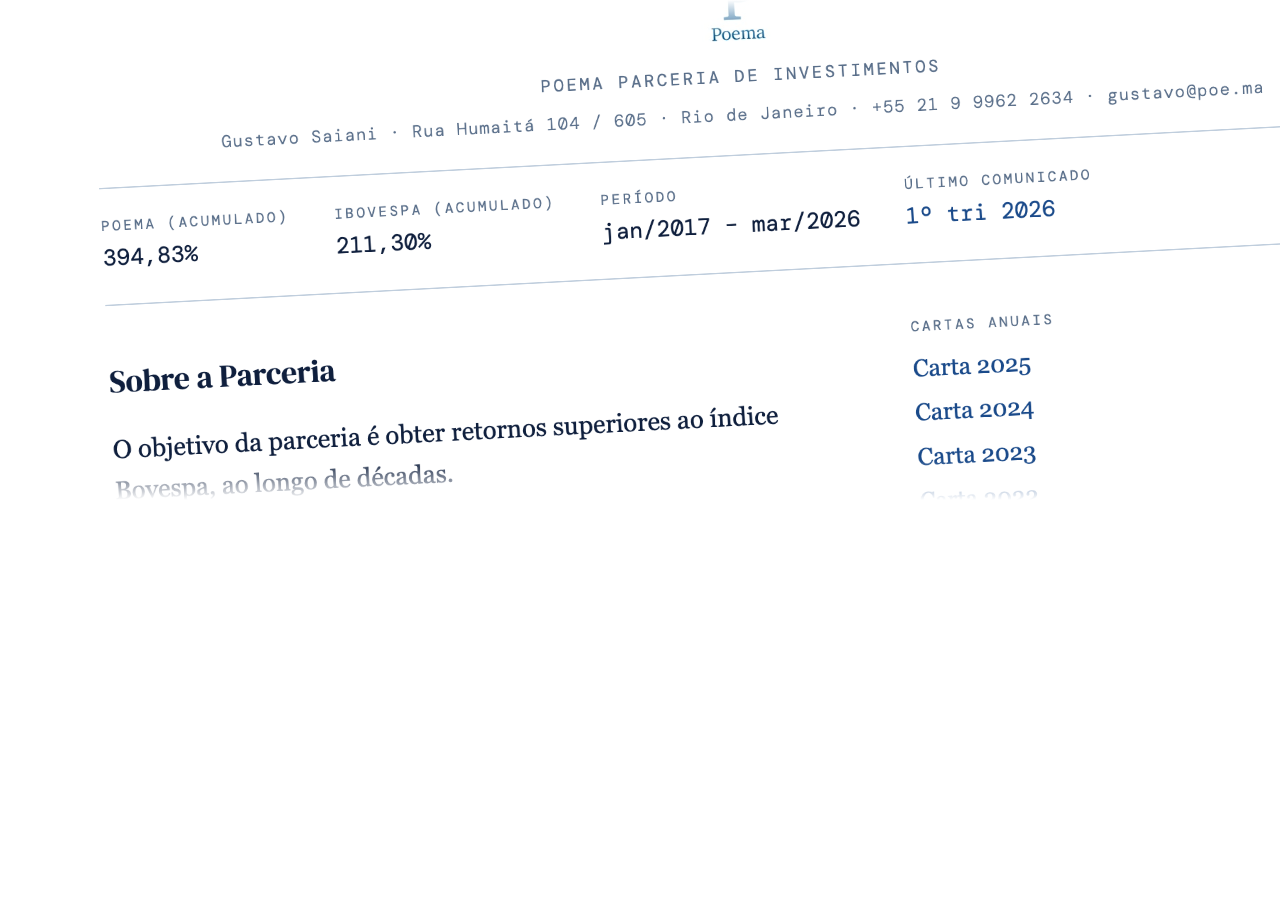
<file: x-banner.html>
<!DOCTYPE html>
<html lang="pt-BR">
<head>
  <meta charset="UTF-8">
  <title>X banner · Poema</title>
  <style>
    html, body {
      margin: 0;
      padding: 0;
      background: #ffffff;
      overflow: hidden;
    }
    .banner {
      width: 1500px;
      height: 500px;
      position: relative;
      overflow: hidden;
      background: #ffffff;
    }
    .banner img {
      position: absolute;
      width: 1560px;
      left: 50%;
      top: -85px;
      transform: translateX(-50%) rotate(-3deg);
      transform-origin: 50% 335px;
      image-rendering: -webkit-optimize-contrast;
    }
    /* Soft fade to white at the edges so the rotated corners blend in */
    .banner::after {
      content: "";
      position: absolute;
      inset: 0;
      background:
        linear-gradient(to right, #ffffff 0%, rgba(255,255,255,0) 6%, rgba(255,255,255,0) 94%, #ffffff 100%),
        linear-gradient(to bottom, #ffffff 0%, rgba(255,255,255,0) 8%, rgba(255,255,255,0) 92%, #ffffff 100%);
      pointer-events: none;
    }
  </style>
</head>
<body>
  <div class="banner">
    <img src="/images/x-banner-source.png" alt="">
  </div>
</body>
</html>
</file>
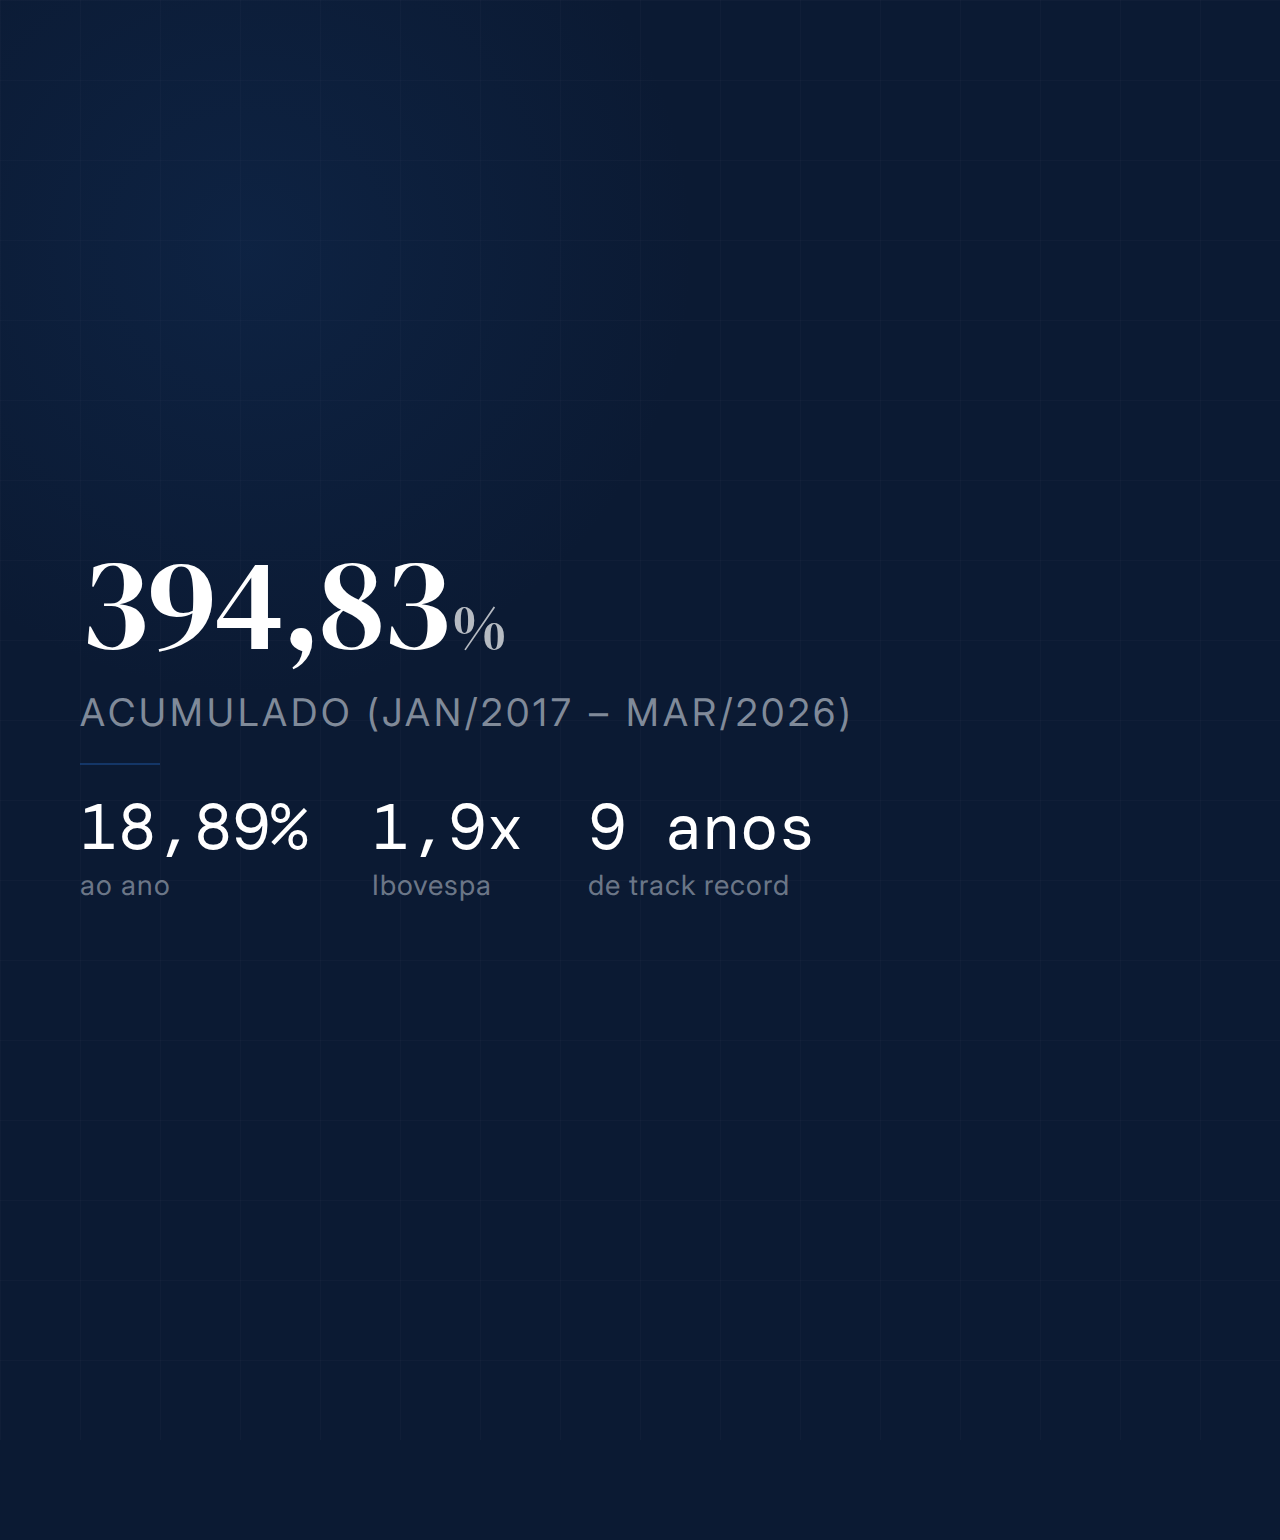
<file: youtube-banner.html>
<!DOCTYPE html>
<html lang="pt-BR">
<head>
<meta charset="UTF-8">
<title>YouTube Banner — Poema</title>
<link rel="preconnect" href="https://fonts.googleapis.com">
<link href="https://fonts.googleapis.com/css2?family=DM+Serif+Display:ital@0;1&family=DM+Mono:wght@300;400&family=Inter:wght@300;400;500;600&display=swap" rel="stylesheet">
<style>
  * { margin: 0; padding: 0; box-sizing: border-box; }

  body {
    width: 2560px;
    height: 1440px;
    overflow: hidden;
    background: #0b1a33;
    font-family: 'Inter', -apple-system, sans-serif;
    color: #e8edf4;
    position: relative;
  }

  /* Subtle grid texture */
  body::before {
    content: '';
    position: absolute;
    inset: 0;
    background-image:
      linear-gradient(rgba(255,255,255,0.02) 1px, transparent 1px),
      linear-gradient(90deg, rgba(255,255,255,0.02) 1px, transparent 1px);
    background-size: 80px 80px;
    pointer-events: none;
  }

  /* Accent glow */
  .glow {
    position: absolute;
    width: 900px;
    height: 900px;
    border-radius: 50%;
    background: radial-gradient(circle, rgba(26,74,138,0.18) 0%, transparent 70%);
    top: -200px;
    left: -200px;
    pointer-events: none;
  }
  .glow-2 {
    position: absolute;
    width: 600px;
    height: 600px;
    border-radius: 50%;
    background: radial-gradient(circle, rgba(26,74,138,0.10) 0%, transparent 70%);
    bottom: -100px;
    right: 200px;
    pointer-events: none;
  }

  /* Safe zone guide (1546x423 centered) — invisible in production */
  /*
  .safe-zone {
    position: absolute;
    top: 50%; left: 50%;
    transform: translate(-50%, -50%);
    width: 1546px; height: 423px;
    border: 1px dashed rgba(255,0,0,0.3);
    pointer-events: none;
  }
  */

  /* Safe zone: 1546x423 centered = x:507–2053, y:509–931 */
  .content {
    position: absolute;
    top: 509px;
    left: 80px;
    width: 2400px;
    height: 423px;
    display: flex;
    flex-direction: row;
    align-items: center;
    gap: 0;
  }

  .left-col {
    display: flex;
    flex-direction: column;
    justify-content: center;
    flex-shrink: 0;
  }

  .right-col {
    position: absolute;
    right: 0;
    top: 50%;
    transform: translateY(-50%);
    display: flex;
    flex-direction: column;
    align-items: flex-end;
  }

  /* Hero number */
  .hero-number {
    font-family: 'DM Serif Display', Georgia, serif;
    font-size: 130px;
    font-weight: 400;
    line-height: 1;
    letter-spacing: -2px;
    color: #ffffff;
    margin-bottom: 20px;
  }
  .hero-number .pct {
    font-size: 65px;
    letter-spacing: 0;
    opacity: 0.7;
    vertical-align: baseline;
    margin-left: 2px;
  }

  .hero-label {
    font-family: 'Inter', sans-serif;
    font-size: 38px;
    font-weight: 400;
    color: rgba(232,237,244,0.55);
    letter-spacing: 4px;
    text-transform: uppercase;
    margin-bottom: 28px;
  }

  /* Stats row */
  .stats {
    display: flex;
    gap: 64px;
    align-items: baseline;
  }

  .stat {
    display: flex;
    flex-direction: column;
    gap: 4px;
  }

  .stat-value {
    font-family: 'DM Mono', monospace;
    font-size: 64px;
    font-weight: 400;
    color: #ffffff;
    line-height: 1.1;
  }

  .stat-label {
    font-family: 'Inter', sans-serif;
    font-size: 28px;
    font-weight: 400;
    color: rgba(232,237,244,0.45);
    letter-spacing: 1px;
  }

  /* Divider line between hero and stats */
  .divider {
    width: 80px;
    height: 2px;
    background: rgba(26,74,138,0.6);
    margin-bottom: 28px;
  }

  /* Period tag */
  .period {
    font-family: 'Inter', sans-serif;
    font-size: 30px;
    font-weight: 300;
    color: rgba(255,255,255,0.75);
    letter-spacing: 2px;
  }


  /* poe.ma */
  .url {
    font-family: 'DM Mono', monospace;
    font-size: 52px;
    font-weight: 400;
    color: #ffffff;
    letter-spacing: 3px;
    margin-bottom: 12px;
  }
</style>
</head>
<body>
  <div class="glow"></div>
  <div class="glow-2"></div>

  <div class="content">
    <div class="left-col">
      <div class="hero-number">394,83<span class="pct">%</span></div>
      <div class="hero-label">Acumulado (jan/2017 – mar/2026)</div>
      <div class="divider"></div>
      <div class="stats">
        <div class="stat">
          <div class="stat-value">18,89%</div>
          <div class="stat-label">ao ano</div>
        </div>
        <div class="stat">
          <div class="stat-value">1,9x</div>
          <div class="stat-label">Ibovespa</div>
        </div>
        <div class="stat">
          <div class="stat-value">9 anos</div>
          <div class="stat-label">de track record</div>
        </div>
      </div>
    </div>
    <div class="right-col">
      <div class="url">poe.ma</div>
    </div>
  </div>
</body>
</html>
</file>
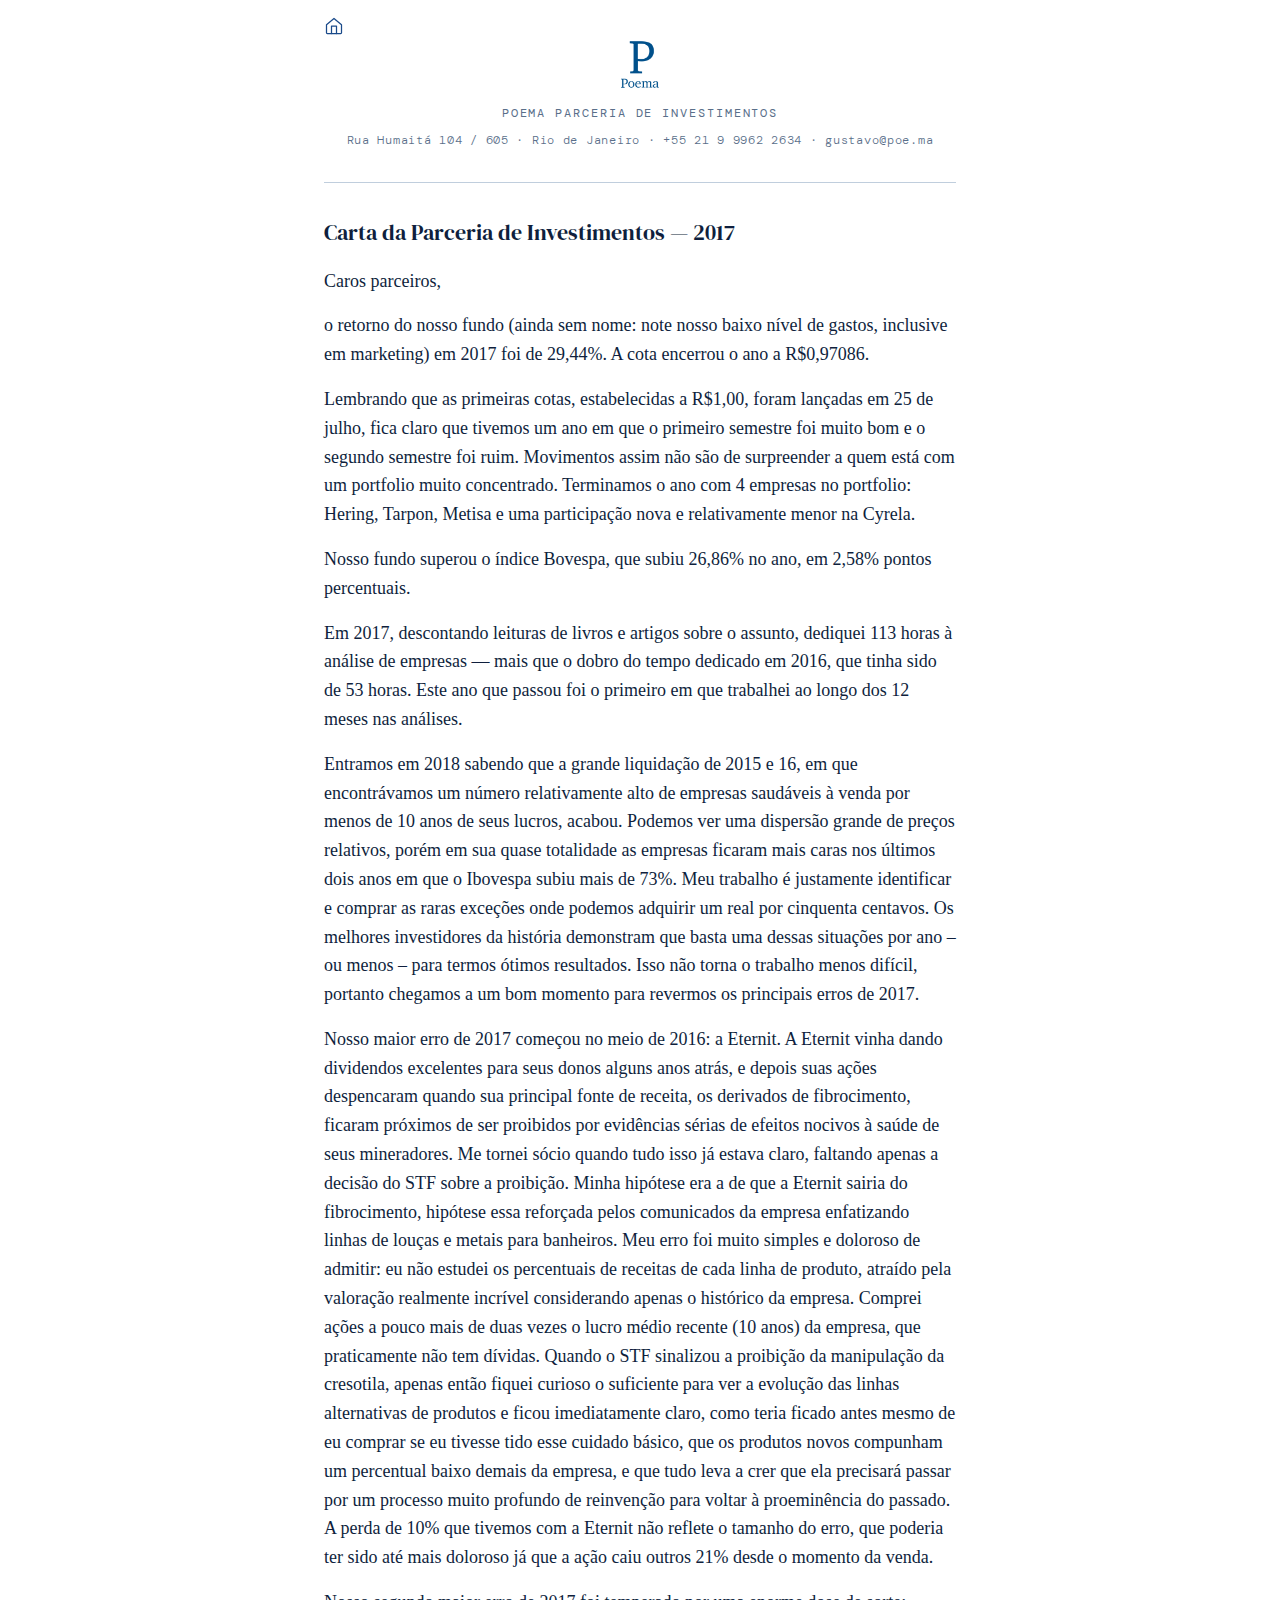
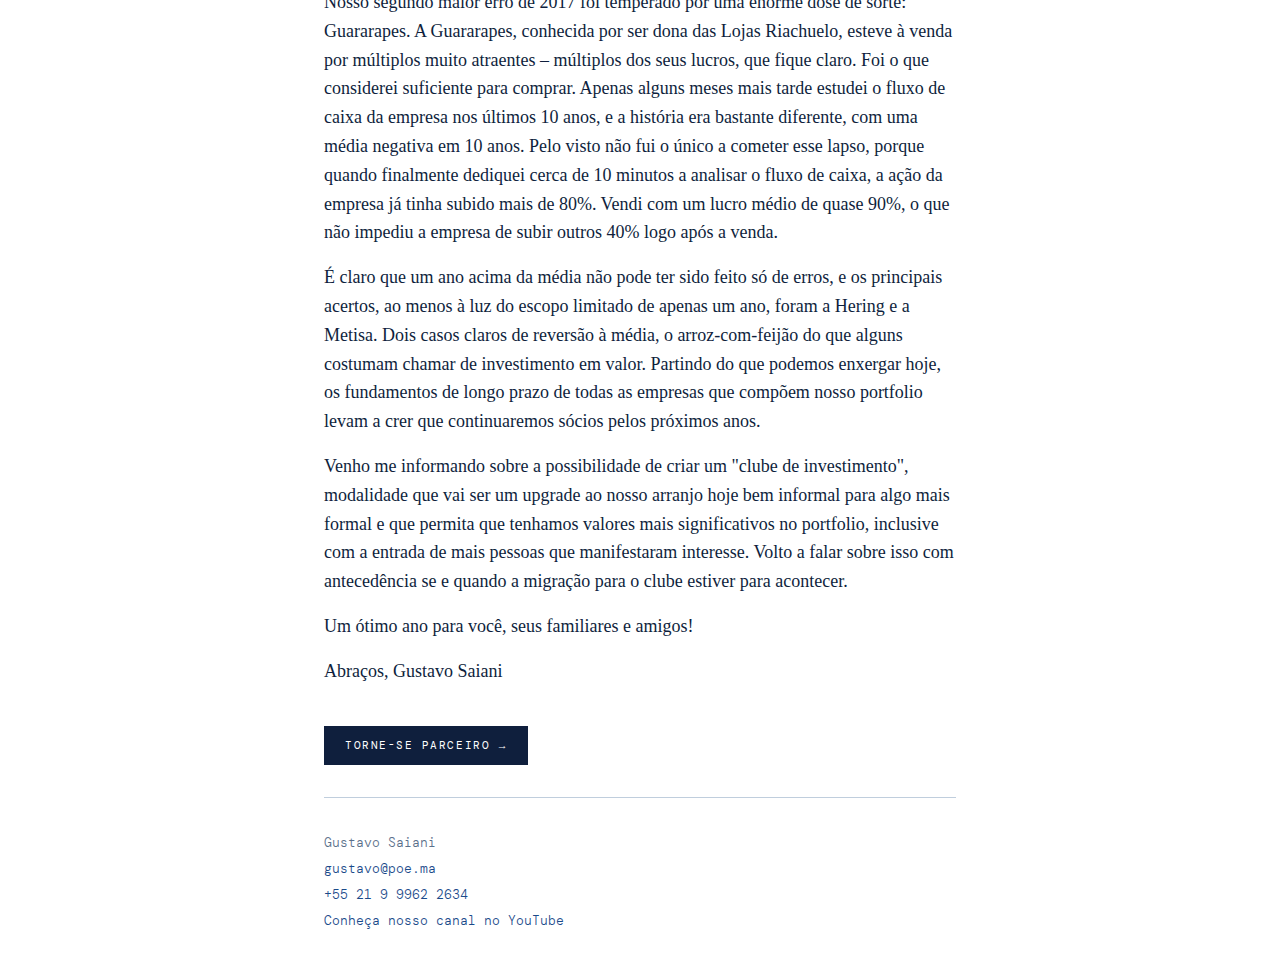
<file: cartas/2017.html>
<!DOCTYPE html>
<html lang="pt-BR">
<head>
  <meta charset="UTF-8">
  <meta name="viewport" content="width=device-width, initial-scale=1.0">
  <title>Carta 2017 — Poema</title>
  <meta name="description" content="Carta 2017 da Poema Parceria de Investimentos. Retorno de 29,44% no ano, versus 26,86% do Ibovespa.">
  <link rel="canonical" href="https://poe.ma/cartas/2017">
  <link rel="icon" type="image/png" href="/favicon.png">
  <meta property="og:type" content="article">
  <meta property="og:title" content="Carta 2017 — Poema">
  <meta property="og:description" content="Retorno de 29,44% no ano, versus 26,86% do Ibovespa.">
  <meta property="og:url" content="https://poe.ma/cartas/2017">
  <meta property="og:image" content="https://poe.ma/images/poema-logo.jpg">
  <meta property="og:locale" content="pt_BR">
  <meta property="og:site_name" content="Poema">
  <meta name="twitter:card" content="summary">
  <meta name="twitter:title" content="Carta 2017 — Poema">
  <meta name="twitter:description" content="Retorno de 29,44% no ano, versus 26,86% do Ibovespa.">
  <meta name="twitter:image" content="https://poe.ma/images/poema-logo.jpg">
  <link rel="stylesheet" href="/styles.css">
  <!-- Google tag (gtag.js) -->
  <script async src="https://www.googletagmanager.com/gtag/js?id=G-W3XSMT8MLJ"></script>
  <script>
    window.dataLayer = window.dataLayer || [];
    function gtag(){dataLayer.push(arguments);}
    gtag("js", new Date());
    gtag("config", "G-W3XSMT8MLJ");
  </script>
</head>
<body>
  <a href="/" class="home-link" aria-label="Início"><svg xmlns="http://www.w3.org/2000/svg" viewBox="0 0 24 24" fill="none" stroke="currentColor" stroke-width="1.5" stroke-linecap="round" stroke-linejoin="round" width="20" height="20" aria-hidden="true"><path d="M3 10.5L12 3l9 7.5V20a1 1 0 0 1-1 1H4a1 1 0 0 1-1-1V10.5z"/><path d="M9 21V12h6v9"/></svg></a>


  <div class="header">
    <a href="/">
      <img src="../images/poema-logo.jpg" alt="Poema" class="logo">
      <p class="subtitle">Poema Parceria de Investimentos</p>
    </a>
    <p class="header-address">Rua Humaitá 104 / 605 · Rio de Janeiro · <a href="https://wa.me/5521999622634" target="_blank" rel="noopener">+55 21 9 9962 2634</a> · <a href="mailto:gustavo@poe.ma">gustavo@poe.ma</a></p>
  </div>

  <hr>

  <h2>Carta da Parceria de Investimentos — 2017</h2>

  <p>Caros parceiros,</p>

  <p>o retorno do nosso fundo (ainda sem nome: note nosso baixo nível de gastos, inclusive em marketing) em 2017 foi de 29,44%. A cota encerrou o ano a R$0,97086.</p>

  <p>Lembrando que as primeiras cotas, estabelecidas a R$1,00, foram lançadas em 25 de julho, fica claro que tivemos um ano em que o primeiro semestre foi muito bom e o segundo semestre foi ruim. Movimentos assim não são de surpreender a quem está com um portfolio muito concentrado. Terminamos o ano com 4 empresas no portfolio: Hering, Tarpon, Metisa e uma participação nova e relativamente menor na Cyrela.</p>

  <p>Nosso fundo superou o índice Bovespa, que subiu 26,86% no ano, em 2,58% pontos percentuais.</p>

  <p>Em 2017, descontando leituras de livros e artigos sobre o assunto, dediquei 113 horas à análise de empresas — mais que o dobro do tempo dedicado em 2016, que tinha sido de 53 horas. Este ano que passou foi o primeiro em que trabalhei ao longo dos 12 meses nas análises.</p>

  <p>Entramos em 2018 sabendo que a grande liquidação de 2015 e 16, em que encontrávamos um número relativamente alto de empresas saudáveis à venda por menos de 10 anos de seus lucros, acabou. Podemos ver uma dispersão grande de preços relativos, porém em sua quase totalidade as empresas ficaram mais caras nos últimos dois anos em que o Ibovespa subiu mais de 73%. Meu trabalho é justamente identificar e comprar as raras exceções onde podemos adquirir um real por cinquenta centavos. Os melhores investidores da história demonstram que basta uma dessas situações por ano – ou menos – para termos ótimos resultados. Isso não torna o trabalho menos difícil, portanto chegamos a um bom momento para revermos os principais erros de 2017.</p>

  <p>Nosso maior erro de 2017 começou no meio de 2016: a Eternit. A Eternit vinha dando dividendos excelentes para seus donos alguns anos atrás, e depois suas ações despencaram quando sua principal fonte de receita, os derivados de fibrocimento, ficaram próximos de ser proibidos por evidências sérias de efeitos nocivos à saúde de seus mineradores. Me tornei sócio quando tudo isso já estava claro, faltando apenas a decisão do STF sobre a proibição. Minha hipótese era a de que a Eternit sairia do fibrocimento, hipótese essa reforçada pelos comunicados da empresa enfatizando linhas de louças e metais para banheiros. Meu erro foi muito simples e doloroso de admitir: eu não estudei os percentuais de receitas de cada linha de produto, atraído pela valoração realmente incrível considerando apenas o histórico da empresa. Comprei ações a pouco mais de duas vezes o lucro médio recente (10 anos) da empresa, que praticamente não tem dívidas. Quando o STF sinalizou a proibição da manipulação da cresotila, apenas então fiquei curioso o suficiente para ver a evolução das linhas alternativas de produtos e ficou imediatamente claro, como teria ficado antes mesmo de eu comprar se eu tivesse tido esse cuidado básico, que os produtos novos compunham um percentual baixo demais da empresa, e que tudo leva a crer que ela precisará passar por um processo muito profundo de reinvenção para voltar à proeminência do passado. A perda de 10% que tivemos com a Eternit não reflete o tamanho do erro, que poderia ter sido até mais doloroso já que a ação caiu outros 21% desde o momento da venda.</p>

  <p>Nosso segundo maior erro de 2017 foi temperado por uma enorme dose de sorte: Guararapes. A Guararapes, conhecida por ser dona das Lojas Riachuelo, esteve à venda por múltiplos muito atraentes – múltiplos dos seus lucros, que fique claro. Foi o que considerei suficiente para comprar. Apenas alguns meses mais tarde estudei o fluxo de caixa da empresa nos últimos 10 anos, e a história era bastante diferente, com uma média negativa em 10 anos. Pelo visto não fui o único a cometer esse lapso, porque quando finalmente dediquei cerca de 10 minutos a analisar o fluxo de caixa, a ação da empresa já tinha subido mais de 80%. Vendi com um lucro médio de quase 90%, o que não impediu a empresa de subir outros 40% logo após a venda.</p>

  <p>É claro que um ano acima da média não pode ter sido feito só de erros, e os principais acertos, ao menos à luz do escopo limitado de apenas um ano, foram a Hering e a Metisa. Dois casos claros de reversão à média, o arroz-com-feijão do que alguns costumam chamar de investimento em valor. Partindo do que podemos enxergar hoje, os fundamentos de longo prazo de todas as empresas que compõem nosso portfolio levam a crer que continuaremos sócios pelos próximos anos.</p>

  <p>Venho me informando sobre a possibilidade de criar um "clube de investimento", modalidade que vai ser um upgrade ao nosso arranjo hoje bem informal para algo mais formal e que permita que tenhamos valores mais significativos no portfolio, inclusive com a entrada de mais pessoas que manifestaram interesse. Volto a falar sobre isso com antecedência se e quando a migração para o clube estiver para acontecer.</p>

  <p>Um ótimo ano para você, seus familiares e amigos!</p>

  <p>Abraços, Gustavo Saiani</p>

  <p><a href="/cadastro" class="cta">Torne-se parceiro &rarr;</a></p>

  <hr>

  <p class="contact">
    Gustavo Saiani<br>
    <a href="mailto:gustavo@poe.ma">gustavo@poe.ma</a><br>
    <a href="https://wa.me/5521999622634">+55 21 9 9962 2634</a><br>
    <a href="https://www.youtube.com/@poemainvestimentos" target="_blank" rel="noopener">Conheça nosso canal no YouTube</a>
  </p>

</body>
</html>
</file>
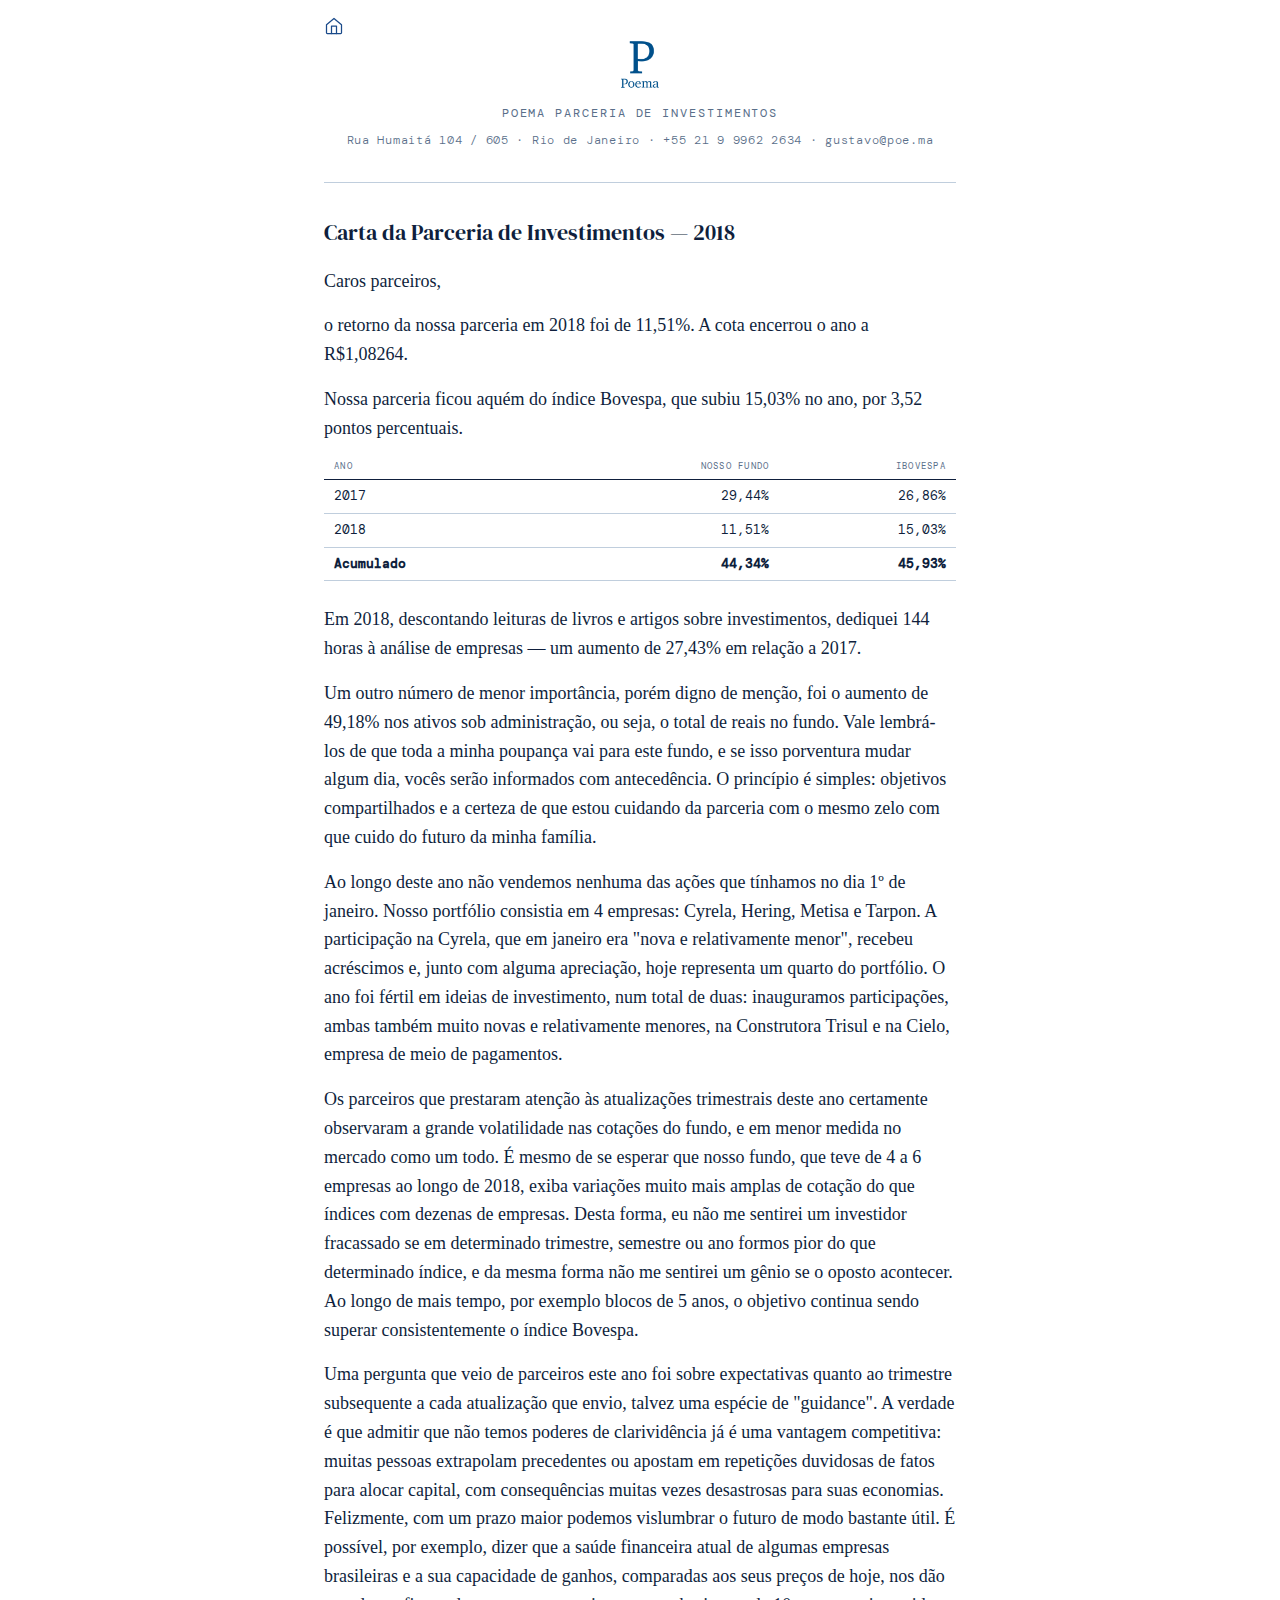
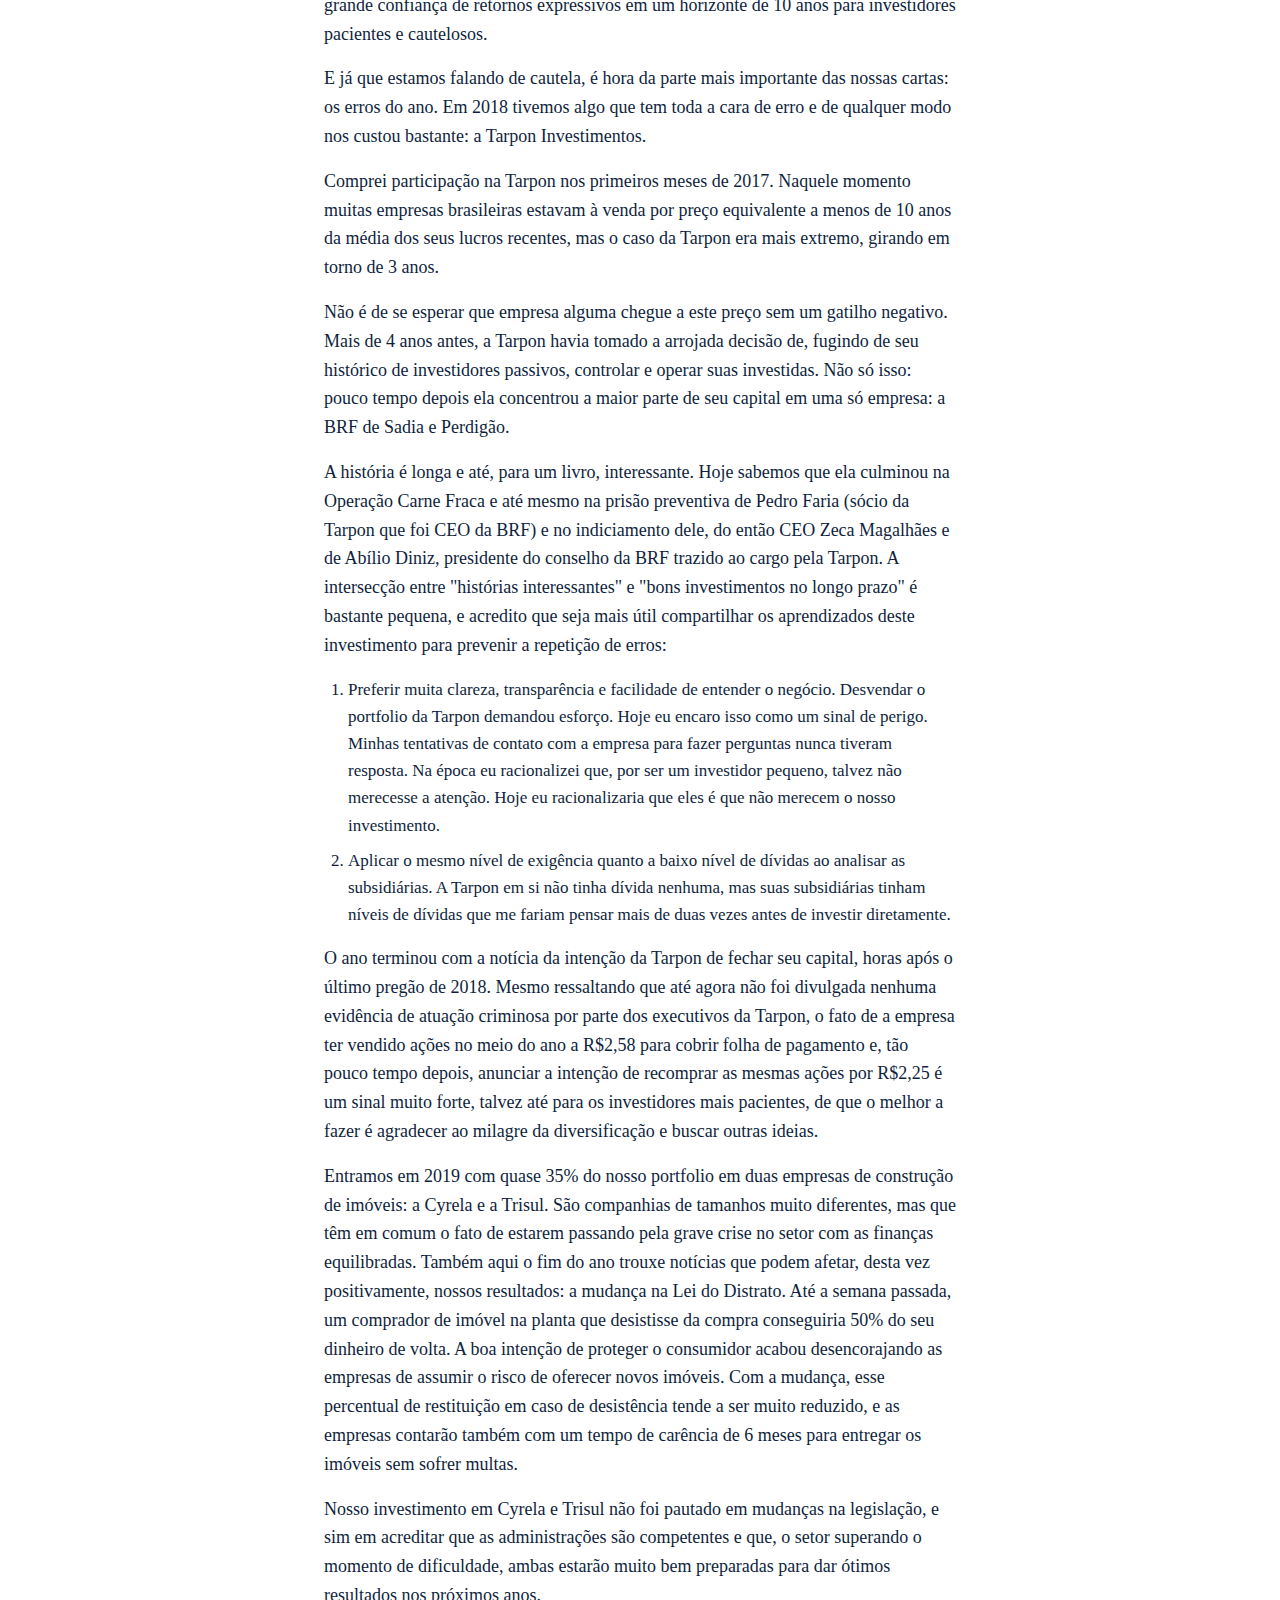
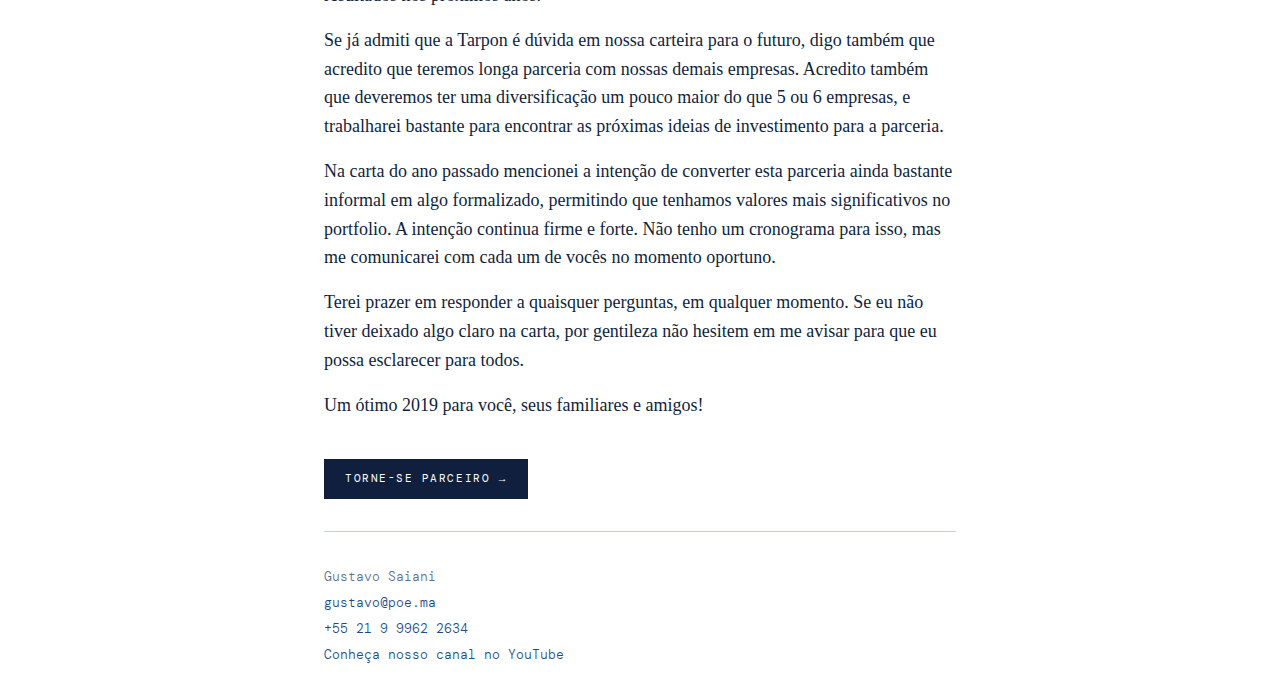
<file: cartas/2018.html>
<!DOCTYPE html>
<html lang="pt-BR">
<head>
  <meta charset="UTF-8">
  <meta name="viewport" content="width=device-width, initial-scale=1.0">
  <title>Carta 2018 — Poema</title>
  <meta name="description" content="Carta 2018 da Poema Parceria de Investimentos. Retorno de 11,51% no ano, versus 15,03% do Ibovespa. Acumulado de 44,34% desde 2017.">
  <link rel="canonical" href="https://poe.ma/cartas/2018">
  <link rel="icon" type="image/png" href="/favicon.png">
  <meta property="og:type" content="article">
  <meta property="og:title" content="Carta 2018 — Poema">
  <meta property="og:description" content="Retorno de 11,51% no ano, versus 15,03% do Ibovespa. Acumulado de 44,34% desde 2017.">
  <meta property="og:url" content="https://poe.ma/cartas/2018">
  <meta property="og:image" content="https://poe.ma/images/poema-logo.jpg">
  <meta property="og:locale" content="pt_BR">
  <meta property="og:site_name" content="Poema">
  <meta name="twitter:card" content="summary">
  <meta name="twitter:title" content="Carta 2018 — Poema">
  <meta name="twitter:description" content="Retorno de 11,51% no ano, versus 15,03% do Ibovespa. Acumulado de 44,34% desde 2017.">
  <meta name="twitter:image" content="https://poe.ma/images/poema-logo.jpg">
  <link rel="stylesheet" href="/styles.css">
  <!-- Google tag (gtag.js) -->
  <script async src="https://www.googletagmanager.com/gtag/js?id=G-W3XSMT8MLJ"></script>
  <script>
    window.dataLayer = window.dataLayer || [];
    function gtag(){dataLayer.push(arguments);}
    gtag("js", new Date());
    gtag("config", "G-W3XSMT8MLJ");
  </script>
</head>
<body>
  <a href="/" class="home-link" aria-label="Início"><svg xmlns="http://www.w3.org/2000/svg" viewBox="0 0 24 24" fill="none" stroke="currentColor" stroke-width="1.5" stroke-linecap="round" stroke-linejoin="round" width="20" height="20" aria-hidden="true"><path d="M3 10.5L12 3l9 7.5V20a1 1 0 0 1-1 1H4a1 1 0 0 1-1-1V10.5z"/><path d="M9 21V12h6v9"/></svg></a>


  <div class="header">
    <a href="/">
      <img src="../images/poema-logo.jpg" alt="Poema" class="logo">
      <p class="subtitle">Poema Parceria de Investimentos</p>
    </a>
    <p class="header-address">Rua Humaitá 104 / 605 · Rio de Janeiro · <a href="https://wa.me/5521999622634" target="_blank" rel="noopener">+55 21 9 9962 2634</a> · <a href="mailto:gustavo@poe.ma">gustavo@poe.ma</a></p>
  </div>

  <hr>

  <h2>Carta da Parceria de Investimentos — 2018</h2>

  <p>Caros parceiros,</p>

  <p>o retorno da nossa parceria em 2018 foi de 11,51%. A cota encerrou o ano a R$1,08264.</p>

  <p>Nossa parceria ficou aquém do índice Bovespa, que subiu 15,03% no ano, por 3,52 pontos percentuais.</p>

  <table>
    <thead>
      <tr><th>Ano</th><th>Nosso Fundo</th><th>Ibovespa</th></tr>
    </thead>
    <tbody>
      <tr><td>2017</td><td>29,44%</td><td>26,86%</td></tr>
      <tr><td>2018</td><td>11,51%</td><td>15,03%</td></tr>
      <tr><td><strong>Acumulado</strong></td><td><strong>44,34%</strong></td><td><strong>45,93%</strong></td></tr>
    </tbody>
  </table>

  <p>Em 2018, descontando leituras de livros e artigos sobre investimentos, dediquei 144 horas à análise de empresas — um aumento de 27,43% em relação a 2017.</p>

  <p>Um outro número de menor importância, porém digno de menção, foi o aumento de 49,18% nos ativos sob administração, ou seja, o total de reais no fundo. Vale lembrá-los de que toda a minha poupança vai para este fundo, e se isso porventura mudar algum dia, vocês serão informados com antecedência. O princípio é simples: objetivos compartilhados e a certeza de que estou cuidando da parceria com o mesmo zelo com que cuido do futuro da minha família.</p>

  <p>Ao longo deste ano não vendemos nenhuma das ações que tínhamos no dia 1º de janeiro. Nosso portfólio consistia em 4 empresas: Cyrela, Hering, Metisa e Tarpon. A participação na Cyrela, que em janeiro era "nova e relativamente menor", recebeu acréscimos e, junto com alguma apreciação, hoje representa um quarto do portfólio. O ano foi fértil em ideias de investimento, num total de duas: inauguramos participações, ambas também muito novas e relativamente menores, na Construtora Trisul e na Cielo, empresa de meio de pagamentos.</p>

  <p>Os parceiros que prestaram atenção às atualizações trimestrais deste ano certamente observaram a grande volatilidade nas cotações do fundo, e em menor medida no mercado como um todo. É mesmo de se esperar que nosso fundo, que teve de 4 a 6 empresas ao longo de 2018, exiba variações muito mais amplas de cotação do que índices com dezenas de empresas. Desta forma, eu não me sentirei um investidor fracassado se em determinado trimestre, semestre ou ano formos pior do que determinado índice, e da mesma forma não me sentirei um gênio se o oposto acontecer. Ao longo de mais tempo, por exemplo blocos de 5 anos, o objetivo continua sendo superar consistentemente o índice Bovespa.</p>

  <p>Uma pergunta que veio de parceiros este ano foi sobre expectativas quanto ao trimestre subsequente a cada atualização que envio, talvez uma espécie de "guidance". A verdade é que admitir que não temos poderes de clarividência já é uma vantagem competitiva: muitas pessoas extrapolam precedentes ou apostam em repetições duvidosas de fatos para alocar capital, com consequências muitas vezes desastrosas para suas economias. Felizmente, com um prazo maior podemos vislumbrar o futuro de modo bastante útil. É possível, por exemplo, dizer que a saúde financeira atual de algumas empresas brasileiras e a sua capacidade de ganhos, comparadas aos seus preços de hoje, nos dão grande confiança de retornos expressivos em um horizonte de 10 anos para investidores pacientes e cautelosos.</p>

  <p>E já que estamos falando de cautela, é hora da parte mais importante das nossas cartas: os erros do ano. Em 2018 tivemos algo que tem toda a cara de erro e de qualquer modo nos custou bastante: a Tarpon Investimentos.</p>

  <p>Comprei participação na Tarpon nos primeiros meses de 2017. Naquele momento muitas empresas brasileiras estavam à venda por preço equivalente a menos de 10 anos da média dos seus lucros recentes, mas o caso da Tarpon era mais extremo, girando em torno de 3 anos.</p>

  <p>Não é de se esperar que empresa alguma chegue a este preço sem um gatilho negativo. Mais de 4 anos antes, a Tarpon havia tomado a arrojada decisão de, fugindo de seu histórico de investidores passivos, controlar e operar suas investidas. Não só isso: pouco tempo depois ela concentrou a maior parte de seu capital em uma só empresa: a BRF de Sadia e Perdigão.</p>

  <p>A história é longa e até, para um livro, interessante. Hoje sabemos que ela culminou na Operação Carne Fraca e até mesmo na prisão preventiva de Pedro Faria (sócio da Tarpon que foi CEO da BRF) e no indiciamento dele, do então CEO Zeca Magalhães e de Abílio Diniz, presidente do conselho da BRF trazido ao cargo pela Tarpon. A intersecção entre "histórias interessantes" e "bons investimentos no longo prazo" é bastante pequena, e acredito que seja mais útil compartilhar os aprendizados deste investimento para prevenir a repetição de erros:</p>

  <ol>
    <li>Preferir muita clareza, transparência e facilidade de entender o negócio. Desvendar o portfolio da Tarpon demandou esforço. Hoje eu encaro isso como um sinal de perigo. Minhas tentativas de contato com a empresa para fazer perguntas nunca tiveram resposta. Na época eu racionalizei que, por ser um investidor pequeno, talvez não merecesse a atenção. Hoje eu racionalizaria que eles é que não merecem o nosso investimento.</li>
    <li>Aplicar o mesmo nível de exigência quanto a baixo nível de dívidas ao analisar as subsidiárias. A Tarpon em si não tinha dívida nenhuma, mas suas subsidiárias tinham níveis de dívidas que me fariam pensar mais de duas vezes antes de investir diretamente.</li>
  </ol>

  <p>O ano terminou com a notícia da intenção da Tarpon de fechar seu capital, horas após o último pregão de 2018. Mesmo ressaltando que até agora não foi divulgada nenhuma evidência de atuação criminosa por parte dos executivos da Tarpon, o fato de a empresa ter vendido ações no meio do ano a R$2,58 para cobrir folha de pagamento e, tão pouco tempo depois, anunciar a intenção de recomprar as mesmas ações por R$2,25 é um sinal muito forte, talvez até para os investidores mais pacientes, de que o melhor a fazer é agradecer ao milagre da diversificação e buscar outras ideias.</p>

  <p>Entramos em 2019 com quase 35% do nosso portfolio em duas empresas de construção de imóveis: a Cyrela e a Trisul. São companhias de tamanhos muito diferentes, mas que têm em comum o fato de estarem passando pela grave crise no setor com as finanças equilibradas. Também aqui o fim do ano trouxe notícias que podem afetar, desta vez positivamente, nossos resultados: a mudança na Lei do Distrato. Até a semana passada, um comprador de imóvel na planta que desistisse da compra conseguiria 50% do seu dinheiro de volta. A boa intenção de proteger o consumidor acabou desencorajando as empresas de assumir o risco de oferecer novos imóveis. Com a mudança, esse percentual de restituição em caso de desistência tende a ser muito reduzido, e as empresas contarão também com um tempo de carência de 6 meses para entregar os imóveis sem sofrer multas.</p>

  <p>Nosso investimento em Cyrela e Trisul não foi pautado em mudanças na legislação, e sim em acreditar que as administrações são competentes e que, o setor superando o momento de dificuldade, ambas estarão muito bem preparadas para dar ótimos resultados nos próximos anos.</p>

  <p>Se já admiti que a Tarpon é dúvida em nossa carteira para o futuro, digo também que acredito que teremos longa parceria com nossas demais empresas. Acredito também que deveremos ter uma diversificação um pouco maior do que 5 ou 6 empresas, e trabalharei bastante para encontrar as próximas ideias de investimento para a parceria.</p>

  <p>Na carta do ano passado mencionei a intenção de converter esta parceria ainda bastante informal em algo formalizado, permitindo que tenhamos valores mais significativos no portfolio. A intenção continua firme e forte. Não tenho um cronograma para isso, mas me comunicarei com cada um de vocês no momento oportuno.</p>

  <p>Terei prazer em responder a quaisquer perguntas, em qualquer momento. Se eu não tiver deixado algo claro na carta, por gentileza não hesitem em me avisar para que eu possa esclarecer para todos.</p>

  <p>Um ótimo 2019 para você, seus familiares e amigos!</p>

  <p><a href="/cadastro" class="cta">Torne-se parceiro &rarr;</a></p>

  <hr>

  <p class="contact">
    Gustavo Saiani<br>
    <a href="mailto:gustavo@poe.ma">gustavo@poe.ma</a><br>
    <a href="https://wa.me/5521999622634">+55 21 9 9962 2634</a><br>
    <a href="https://www.youtube.com/@poemainvestimentos" target="_blank" rel="noopener">Conheça nosso canal no YouTube</a>
  </p>

</body>
</html>
</file>
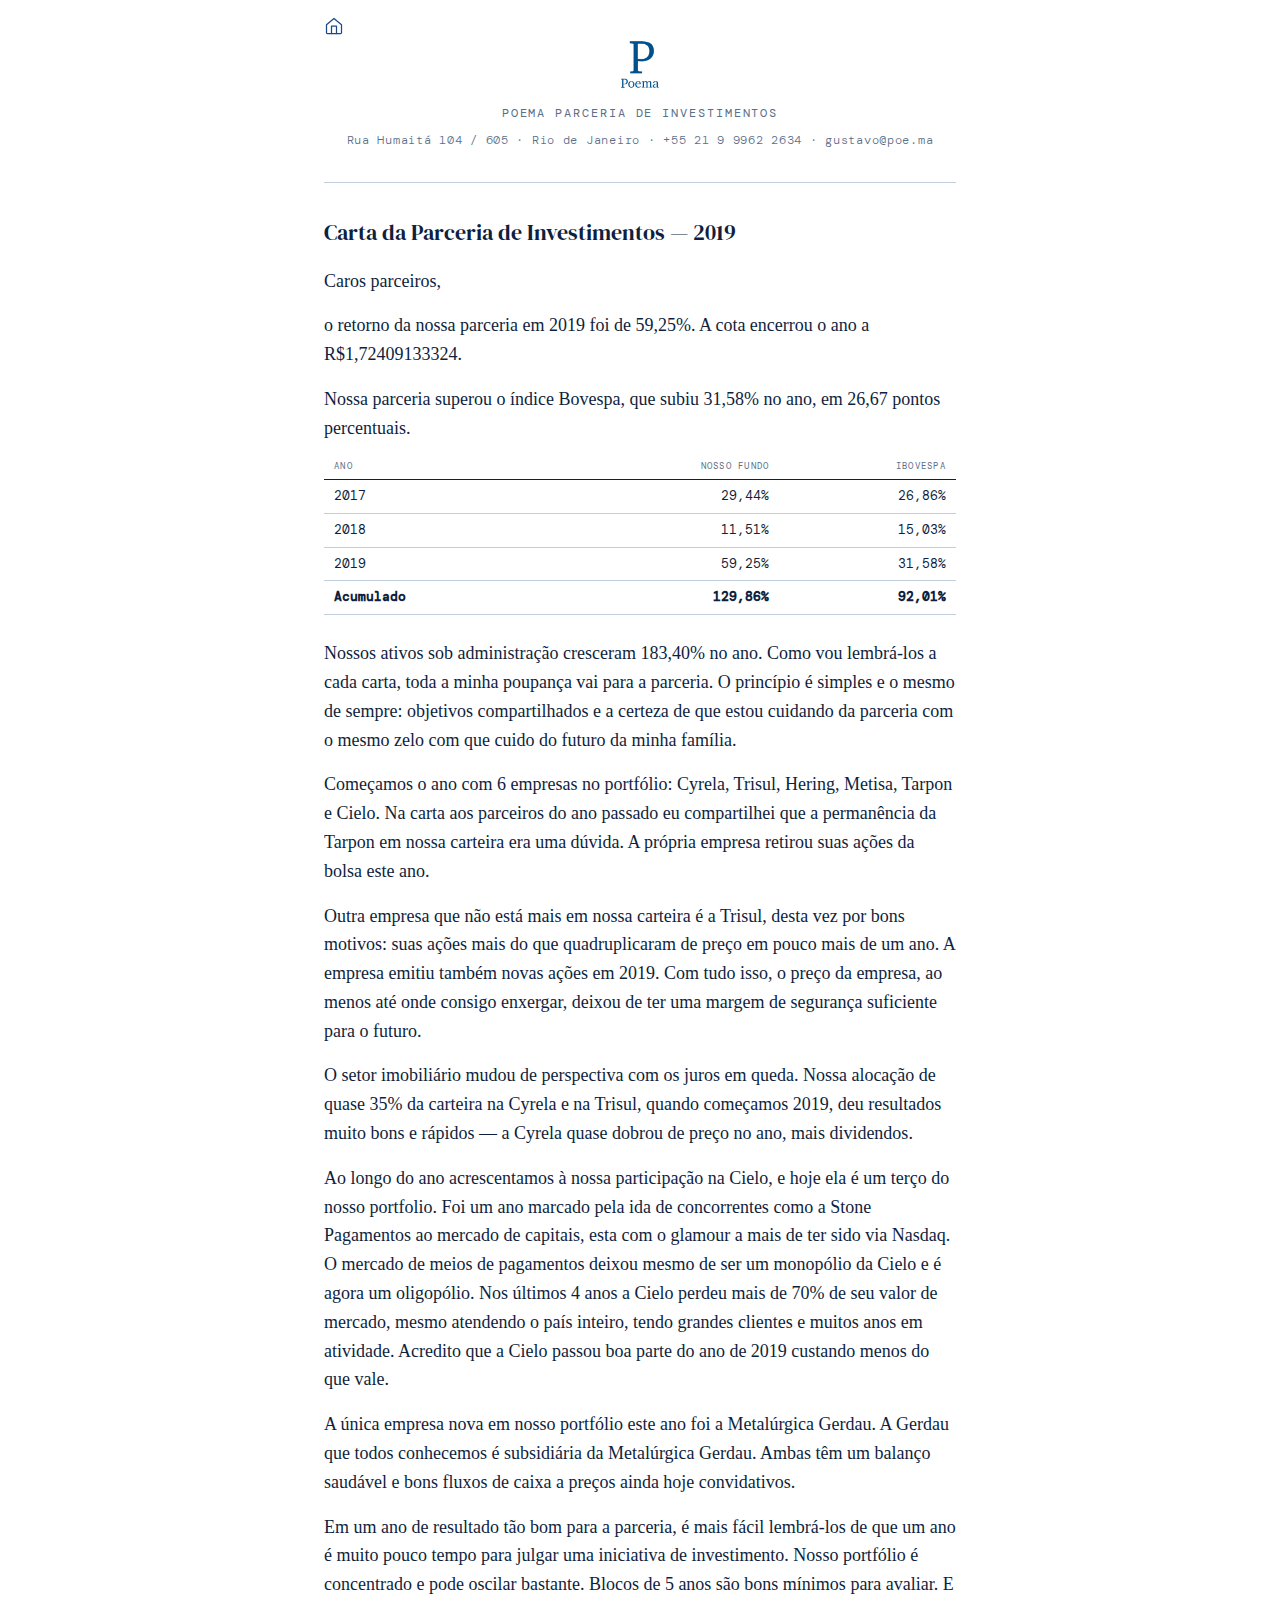
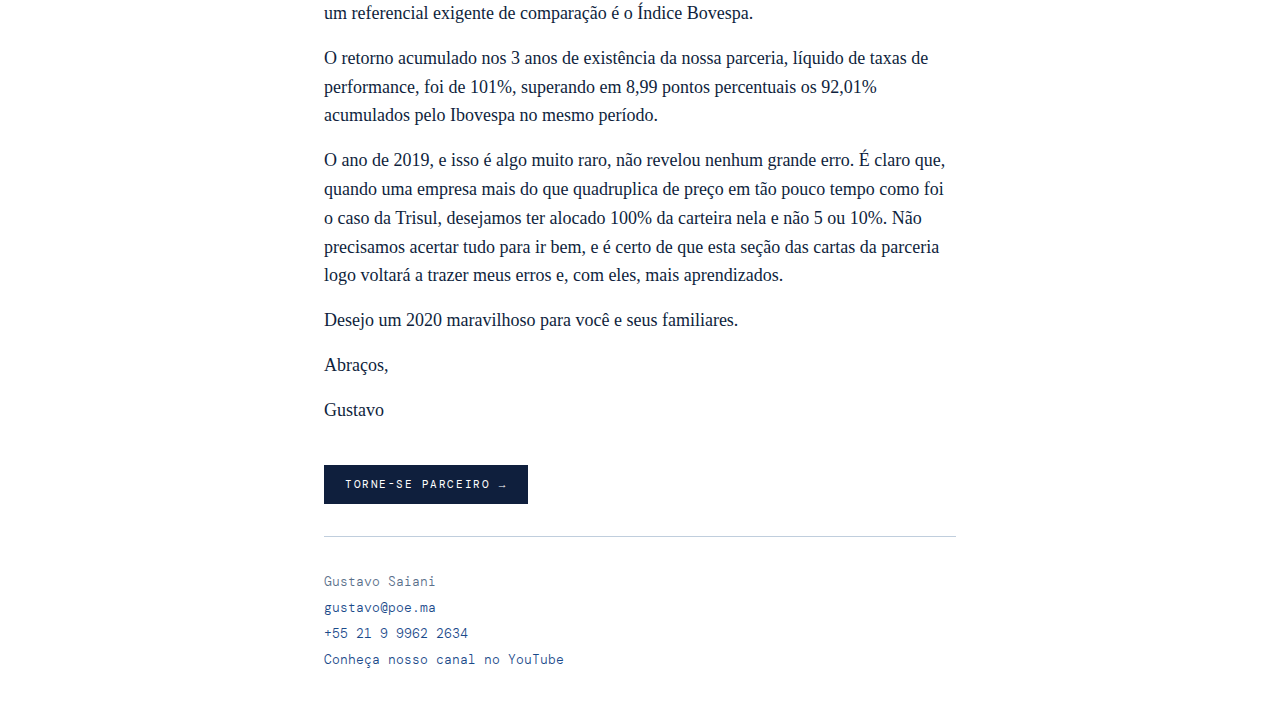
<file: cartas/2019.html>
<!DOCTYPE html>
<html lang="pt-BR">
<head>
  <meta charset="UTF-8">
  <meta name="viewport" content="width=device-width, initial-scale=1.0">
  <title>Carta 2019 — Poema</title>
  <meta name="description" content="Carta 2019 da Poema Parceria de Investimentos. Retorno de 59,25% no ano, versus 31,58% do Ibovespa. Acumulado de 129,86% desde 2017.">
  <link rel="canonical" href="https://poe.ma/cartas/2019">
  <link rel="icon" type="image/png" href="/favicon.png">
  <meta property="og:type" content="article">
  <meta property="og:title" content="Carta 2019 — Poema">
  <meta property="og:description" content="Retorno de 59,25% no ano, versus 31,58% do Ibovespa. Acumulado de 129,86% desde 2017.">
  <meta property="og:url" content="https://poe.ma/cartas/2019">
  <meta property="og:image" content="https://poe.ma/images/poema-logo.jpg">
  <meta property="og:locale" content="pt_BR">
  <meta property="og:site_name" content="Poema">
  <meta name="twitter:card" content="summary">
  <meta name="twitter:title" content="Carta 2019 — Poema">
  <meta name="twitter:description" content="Retorno de 59,25% no ano, versus 31,58% do Ibovespa. Acumulado de 129,86% desde 2017.">
  <meta name="twitter:image" content="https://poe.ma/images/poema-logo.jpg">
  <link rel="stylesheet" href="/styles.css">
  <!-- Google tag (gtag.js) -->
  <script async src="https://www.googletagmanager.com/gtag/js?id=G-W3XSMT8MLJ"></script>
  <script>
    window.dataLayer = window.dataLayer || [];
    function gtag(){dataLayer.push(arguments);}
    gtag("js", new Date());
    gtag("config", "G-W3XSMT8MLJ");
  </script>
</head>
<body>
  <a href="/" class="home-link" aria-label="Início"><svg xmlns="http://www.w3.org/2000/svg" viewBox="0 0 24 24" fill="none" stroke="currentColor" stroke-width="1.5" stroke-linecap="round" stroke-linejoin="round" width="20" height="20" aria-hidden="true"><path d="M3 10.5L12 3l9 7.5V20a1 1 0 0 1-1 1H4a1 1 0 0 1-1-1V10.5z"/><path d="M9 21V12h6v9"/></svg></a>


  <div class="header">
    <a href="/">
      <img src="../images/poema-logo.jpg" alt="Poema" class="logo">
      <p class="subtitle">Poema Parceria de Investimentos</p>
    </a>
    <p class="header-address">Rua Humaitá 104 / 605 · Rio de Janeiro · <a href="https://wa.me/5521999622634" target="_blank" rel="noopener">+55 21 9 9962 2634</a> · <a href="mailto:gustavo@poe.ma">gustavo@poe.ma</a></p>
  </div>

  <hr>

  <h2>Carta da Parceria de Investimentos — 2019</h2>

  <p>Caros parceiros,</p>

  <p>o retorno da nossa parceria em 2019 foi de 59,25%. A cota encerrou o ano a R$1,72409133324.</p>

  <p>Nossa parceria superou o índice Bovespa, que subiu 31,58% no ano, em 26,67 pontos percentuais.</p>

  <table>
    <thead>
      <tr><th>Ano</th><th>Nosso Fundo</th><th>Ibovespa</th></tr>
    </thead>
    <tbody>
      <tr><td>2017</td><td>29,44%</td><td>26,86%</td></tr>
      <tr><td>2018</td><td>11,51%</td><td>15,03%</td></tr>
      <tr><td>2019</td><td>59,25%</td><td>31,58%</td></tr>
      <tr><td><strong>Acumulado</strong></td><td><strong>129,86%</strong></td><td><strong>92,01%</strong></td></tr>
    </tbody>
  </table>

  <p>Nossos ativos sob administração cresceram 183,40% no ano. Como vou lembrá-los a cada carta, toda a minha poupança vai para a parceria. O princípio é simples e o mesmo de sempre: objetivos compartilhados e a certeza de que estou cuidando da parceria com o mesmo zelo com que cuido do futuro da minha família.</p>

  <p>Começamos o ano com 6 empresas no portfólio: Cyrela, Trisul, Hering, Metisa, Tarpon e Cielo. Na carta aos parceiros do ano passado eu compartilhei que a permanência da Tarpon em nossa carteira era uma dúvida. A própria empresa retirou suas ações da bolsa este ano.</p>

  <p>Outra empresa que não está mais em nossa carteira é a Trisul, desta vez por bons motivos: suas ações mais do que quadruplicaram de preço em pouco mais de um ano. A empresa emitiu também novas ações em 2019. Com tudo isso, o preço da empresa, ao menos até onde consigo enxergar, deixou de ter uma margem de segurança suficiente para o futuro.</p>

  <p>O setor imobiliário mudou de perspectiva com os juros em queda. Nossa alocação de quase 35% da carteira na Cyrela e na Trisul, quando começamos 2019, deu resultados muito bons e rápidos — a Cyrela quase dobrou de preço no ano, mais dividendos.</p>

  <p>Ao longo do ano acrescentamos à nossa participação na Cielo, e hoje ela é um terço do nosso portfolio. Foi um ano marcado pela ida de concorrentes como a Stone Pagamentos ao mercado de capitais, esta com o glamour a mais de ter sido via Nasdaq. O mercado de meios de pagamentos deixou mesmo de ser um monopólio da Cielo e é agora um oligopólio. Nos últimos 4 anos a Cielo perdeu mais de 70% de seu valor de mercado, mesmo atendendo o país inteiro, tendo grandes clientes e muitos anos em atividade. Acredito que a Cielo passou boa parte do ano de 2019 custando menos do que vale.</p>

  <p>A única empresa nova em nosso portfólio este ano foi a Metalúrgica Gerdau. A Gerdau que todos conhecemos é subsidiária da Metalúrgica Gerdau. Ambas têm um balanço saudável e bons fluxos de caixa a preços ainda hoje convidativos.</p>

  <p>Em um ano de resultado tão bom para a parceria, é mais fácil lembrá-los de que um ano é muito pouco tempo para julgar uma iniciativa de investimento. Nosso portfólio é concentrado e pode oscilar bastante. Blocos de 5 anos são bons mínimos para avaliar. E um referencial exigente de comparação é o Índice Bovespa.</p>

  <p>O retorno acumulado nos 3 anos de existência da nossa parceria, líquido de taxas de performance, foi de 101%, superando em 8,99 pontos percentuais os 92,01% acumulados pelo Ibovespa no mesmo período.</p>

  <p>O ano de 2019, e isso é algo muito raro, não revelou nenhum grande erro. É claro que, quando uma empresa mais do que quadruplica de preço em tão pouco tempo como foi o caso da Trisul, desejamos ter alocado 100% da carteira nela e não 5 ou 10%. Não precisamos acertar tudo para ir bem, e é certo de que esta seção das cartas da parceria logo voltará a trazer meus erros e, com eles, mais aprendizados.</p>

  <p>Desejo um 2020 maravilhoso para você e seus familiares.</p>

  <p>Abraços,</p>

  <p>Gustavo</p>

  <p><a href="/cadastro" class="cta">Torne-se parceiro &rarr;</a></p>

  <hr>

  <p class="contact">
    Gustavo Saiani<br>
    <a href="mailto:gustavo@poe.ma">gustavo@poe.ma</a><br>
    <a href="https://wa.me/5521999622634">+55 21 9 9962 2634</a><br>
    <a href="https://www.youtube.com/@poemainvestimentos" target="_blank" rel="noopener">Conheça nosso canal no YouTube</a>
  </p>

</body>
</html>
</file>
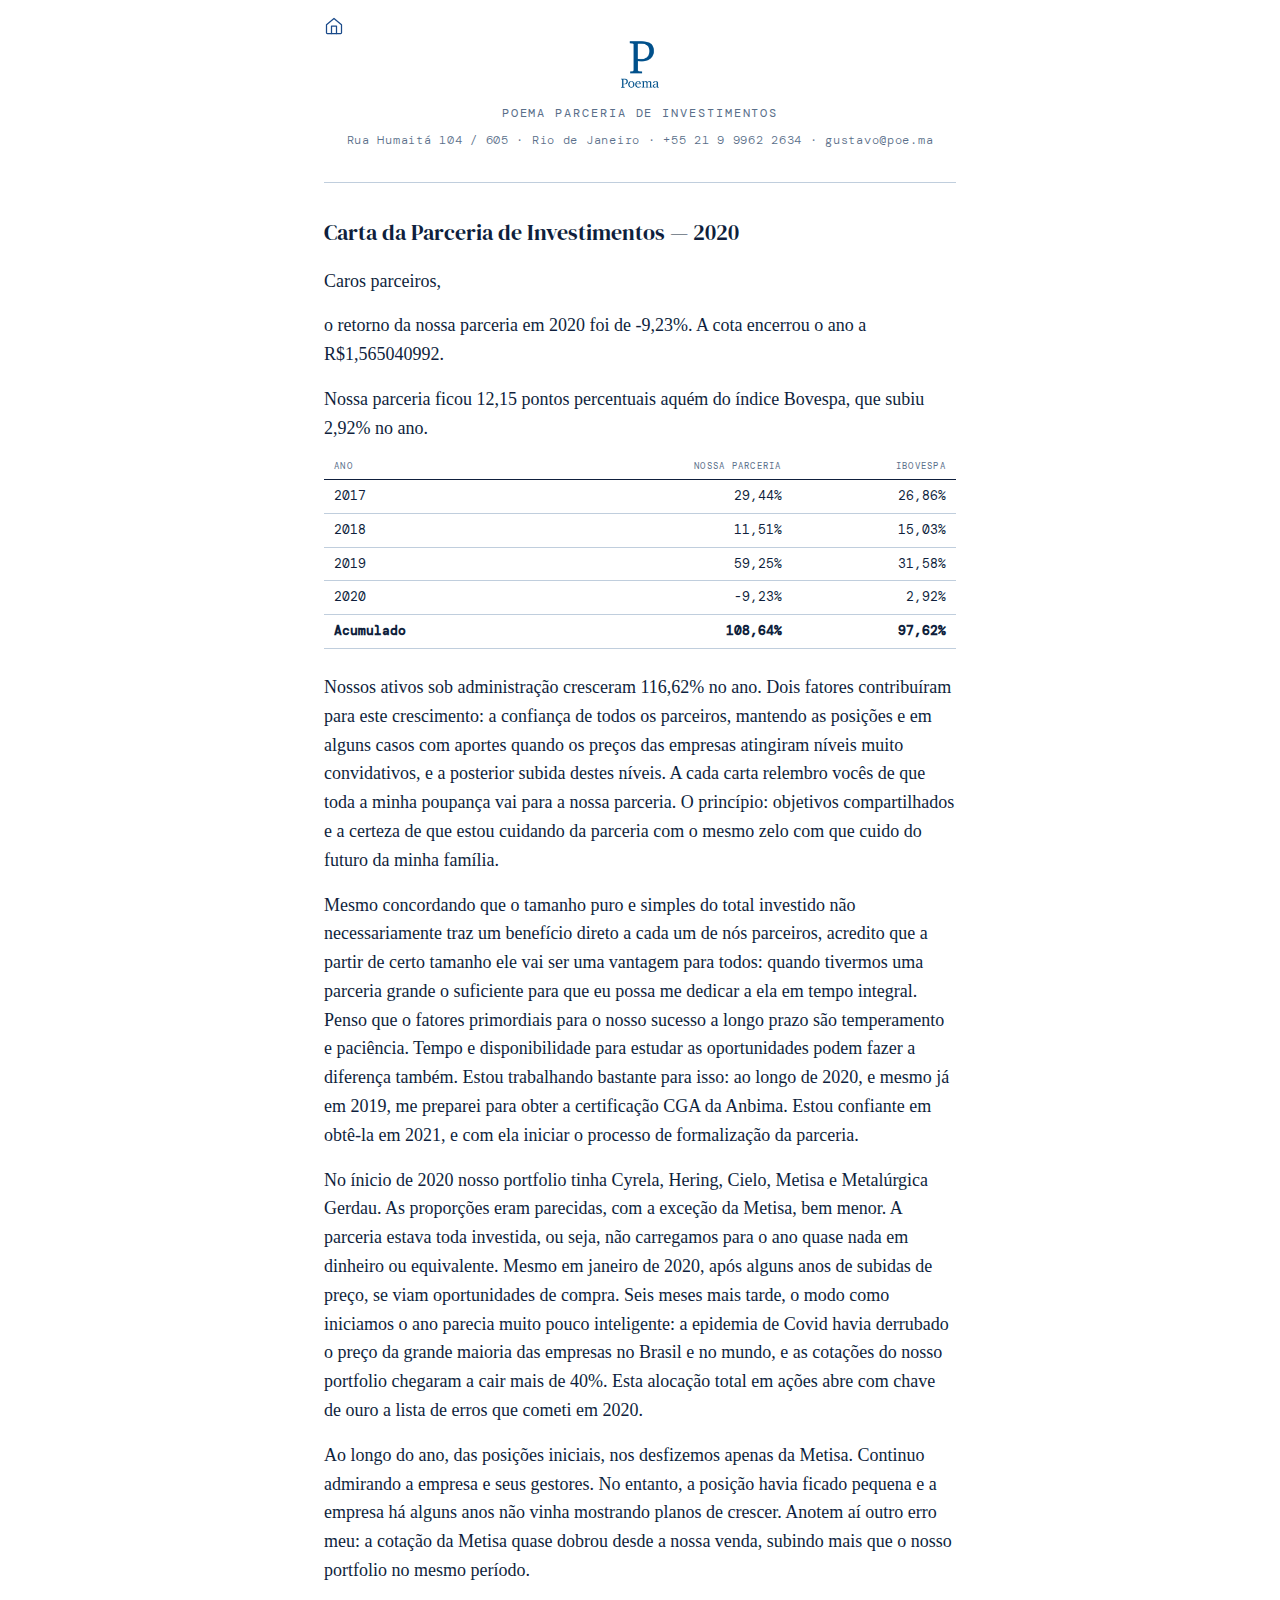
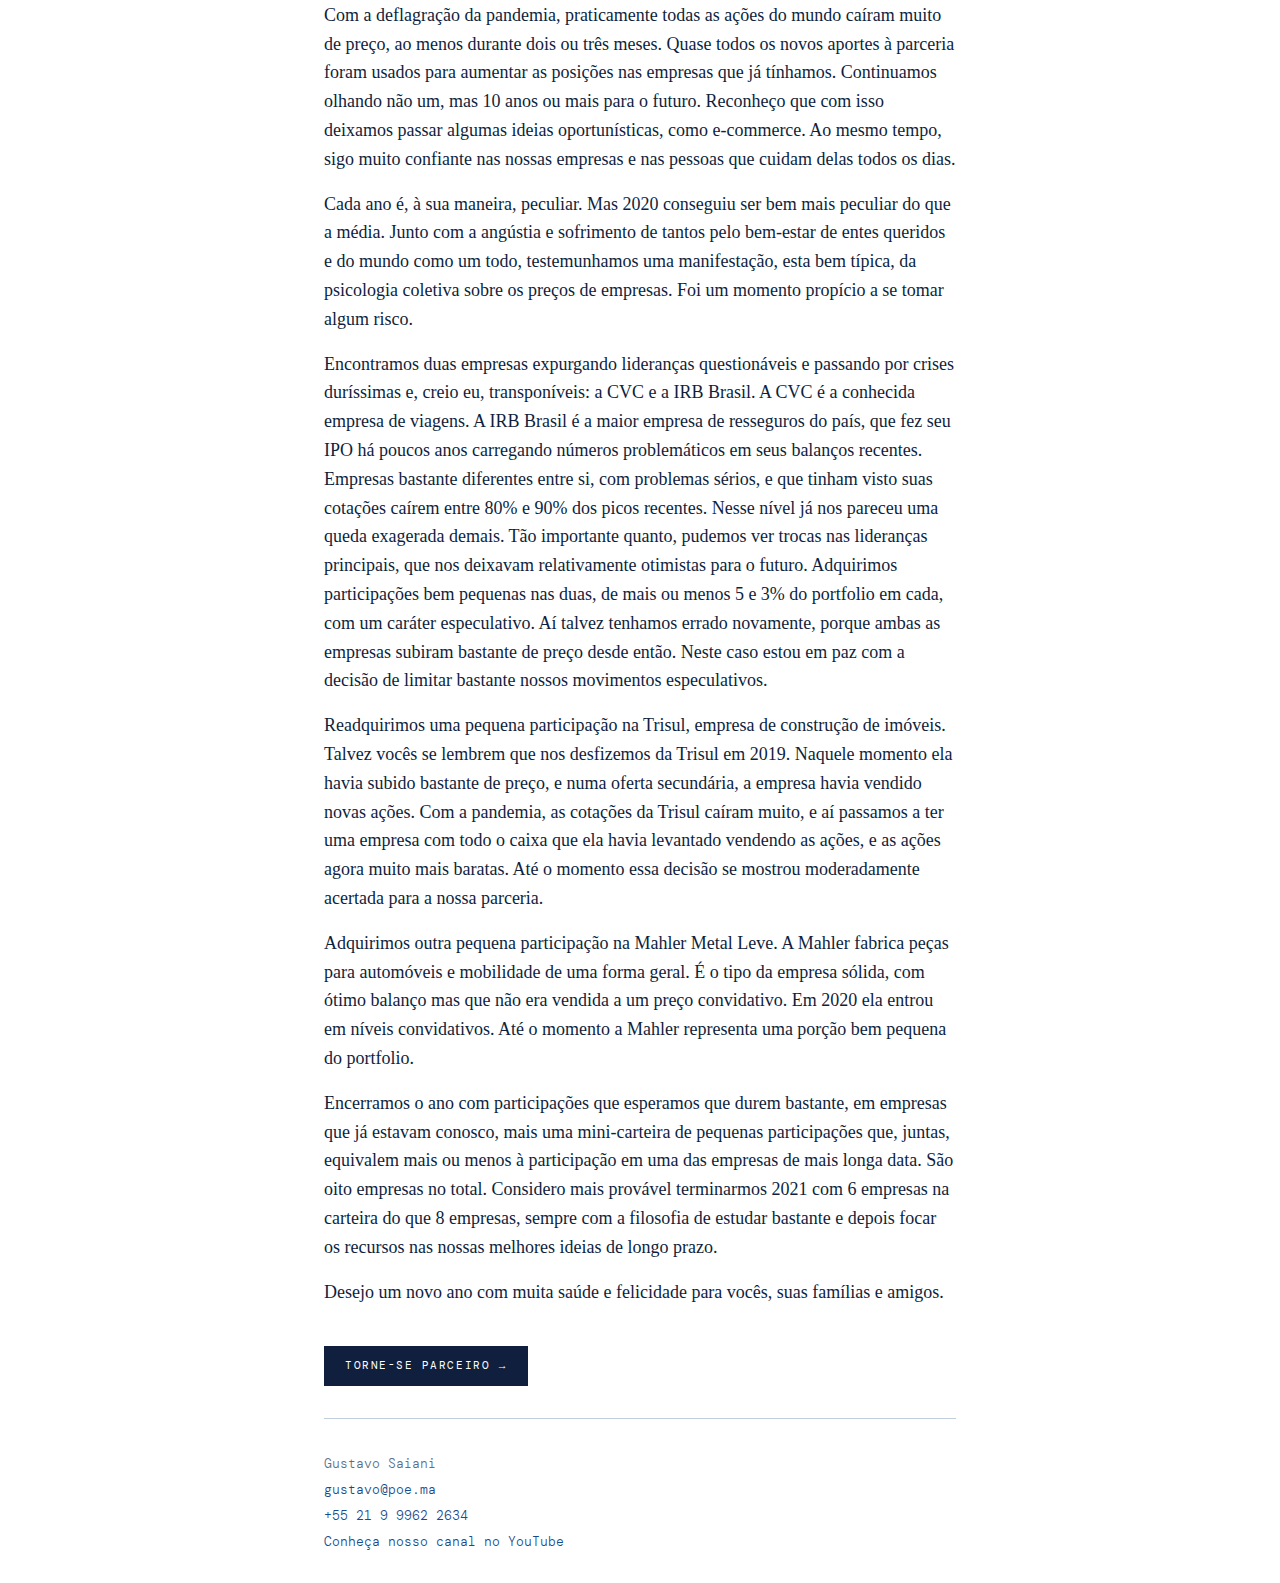
<file: cartas/2020.html>
<!DOCTYPE html>
<html lang="pt-BR">
<head>
  <meta charset="UTF-8">
  <meta name="viewport" content="width=device-width, initial-scale=1.0">
  <title>Carta 2020 — Poema</title>
  <meta name="description" content="Carta 2020 da Poema Parceria de Investimentos. Retorno de -9,23% no ano, versus 2,92% do Ibovespa. Acumulado de 108,64% desde 2017.">
  <link rel="canonical" href="https://poe.ma/cartas/2020">
  <link rel="icon" type="image/png" href="/favicon.png">
  <meta property="og:type" content="article">
  <meta property="og:title" content="Carta 2020 — Poema">
  <meta property="og:description" content="Retorno de -9,23% no ano, versus 2,92% do Ibovespa. Acumulado de 108,64% desde 2017.">
  <meta property="og:url" content="https://poe.ma/cartas/2020">
  <meta property="og:image" content="https://poe.ma/images/poema-logo.jpg">
  <meta property="og:locale" content="pt_BR">
  <meta property="og:site_name" content="Poema">
  <meta name="twitter:card" content="summary">
  <meta name="twitter:title" content="Carta 2020 — Poema">
  <meta name="twitter:description" content="Retorno de -9,23% no ano, versus 2,92% do Ibovespa. Acumulado de 108,64% desde 2017.">
  <meta name="twitter:image" content="https://poe.ma/images/poema-logo.jpg">
  <link rel="stylesheet" href="/styles.css">
  <!-- Google tag (gtag.js) -->
  <script async src="https://www.googletagmanager.com/gtag/js?id=G-W3XSMT8MLJ"></script>
  <script>
    window.dataLayer = window.dataLayer || [];
    function gtag(){dataLayer.push(arguments);}
    gtag("js", new Date());
    gtag("config", "G-W3XSMT8MLJ");
  </script>
</head>
<body>
  <a href="/" class="home-link" aria-label="Início"><svg xmlns="http://www.w3.org/2000/svg" viewBox="0 0 24 24" fill="none" stroke="currentColor" stroke-width="1.5" stroke-linecap="round" stroke-linejoin="round" width="20" height="20" aria-hidden="true"><path d="M3 10.5L12 3l9 7.5V20a1 1 0 0 1-1 1H4a1 1 0 0 1-1-1V10.5z"/><path d="M9 21V12h6v9"/></svg></a>


  <div class="header">
    <a href="/">
      <img src="../images/poema-logo.jpg" alt="Poema" class="logo">
      <p class="subtitle">Poema Parceria de Investimentos</p>
    </a>
    <p class="header-address">Rua Humaitá 104 / 605 · Rio de Janeiro · <a href="https://wa.me/5521999622634" target="_blank" rel="noopener">+55 21 9 9962 2634</a> · <a href="mailto:gustavo@poe.ma">gustavo@poe.ma</a></p>
  </div>

  <hr>

  <h2>Carta da Parceria de Investimentos — 2020</h2>

  <p>Caros parceiros,</p>

  <p>o retorno da nossa parceria em 2020 foi de -9,23%. A cota encerrou o ano a R$1,565040992.</p>

  <p>Nossa parceria ficou 12,15 pontos percentuais aquém do índice Bovespa, que subiu 2,92% no ano.</p>

  <table>
    <thead>
      <tr><th>Ano</th><th>Nossa Parceria</th><th>Ibovespa</th></tr>
    </thead>
    <tbody>
      <tr><td>2017</td><td>29,44%</td><td>26,86%</td></tr>
      <tr><td>2018</td><td>11,51%</td><td>15,03%</td></tr>
      <tr><td>2019</td><td>59,25%</td><td>31,58%</td></tr>
      <tr><td>2020</td><td>-9,23%</td><td>2,92%</td></tr>
      <tr><td><strong>Acumulado</strong></td><td><strong>108,64%</strong></td><td><strong>97,62%</strong></td></tr>
    </tbody>
  </table>

  <p>Nossos ativos sob administração cresceram 116,62% no ano. Dois fatores contribuíram para este crescimento: a confiança de todos os parceiros, mantendo as posições e em alguns casos com aportes quando os preços das empresas atingiram níveis muito convidativos, e a posterior subida destes níveis. A cada carta relembro vocês de que toda a minha poupança vai para a nossa parceria. O princípio: objetivos compartilhados e a certeza de que estou cuidando da parceria com o mesmo zelo com que cuido do futuro da minha família.</p>

  <p>Mesmo concordando que o tamanho puro e simples do total investido não necessariamente traz um benefício direto a cada um de nós parceiros, acredito que a partir de certo tamanho ele vai ser uma vantagem para todos: quando tivermos uma parceria grande o suficiente para que eu possa me dedicar a ela em tempo integral. Penso que o fatores primordiais para o nosso sucesso a longo prazo são temperamento e paciência. Tempo e disponibilidade para estudar as oportunidades podem fazer a diferença também. Estou trabalhando bastante para isso: ao longo de 2020, e mesmo já em 2019, me preparei para obter a certificação CGA da Anbima. Estou confiante em obtê-la em 2021, e com ela iniciar o processo de formalização da parceria.</p>

  <p>No ínicio de 2020 nosso portfolio tinha Cyrela, Hering, Cielo, Metisa e Metalúrgica Gerdau. As proporções eram parecidas, com a exceção da Metisa, bem menor. A parceria estava toda investida, ou seja, não carregamos para o ano quase nada em dinheiro ou equivalente. Mesmo em janeiro de 2020, após alguns anos de subidas de preço, se viam oportunidades de compra. Seis meses mais tarde, o modo como iniciamos o ano parecia muito pouco inteligente: a epidemia de Covid havia derrubado o preço da grande maioria das empresas no Brasil e no mundo, e as cotações do nosso portfolio chegaram a cair mais de 40%. Esta alocação total em ações abre com chave de ouro a lista de erros que cometi em 2020.</p>

  <p>Ao longo do ano, das posições iniciais, nos desfizemos apenas da Metisa. Continuo admirando a empresa e seus gestores. No entanto, a posição havia ficado pequena e a empresa há alguns anos não vinha mostrando planos de crescer. Anotem aí outro erro meu: a cotação da Metisa quase dobrou desde a nossa venda, subindo mais que o nosso portfolio no mesmo período.</p>

  <p>Com a deflagração da pandemia, praticamente todas as ações do mundo caíram muito de preço, ao menos durante dois ou três meses. Quase todos os novos aportes à parceria foram usados para aumentar as posições nas empresas que já tínhamos. Continuamos olhando não um, mas 10 anos ou mais para o futuro. Reconheço que com isso deixamos passar algumas ideias oportunísticas, como e-commerce. Ao mesmo tempo, sigo muito confiante nas nossas empresas e nas pessoas que cuidam delas todos os dias.</p>

  <p>Cada ano é, à sua maneira, peculiar. Mas 2020 conseguiu ser bem mais peculiar do que a média. Junto com a angústia e sofrimento de tantos pelo bem-estar de entes queridos e do mundo como um todo, testemunhamos uma manifestação, esta bem típica, da psicologia coletiva sobre os preços de empresas. Foi um momento propício a se tomar algum risco.</p>

  <p>Encontramos duas empresas expurgando lideranças questionáveis e passando por crises duríssimas e, creio eu, transponíveis: a CVC e a IRB Brasil. A CVC é a conhecida empresa de viagens. A IRB Brasil é a maior empresa de resseguros do país, que fez seu IPO há poucos anos carregando números problemáticos em seus balanços recentes. Empresas bastante diferentes entre si, com problemas sérios, e que tinham visto suas cotações caírem entre 80% e 90% dos picos recentes. Nesse nível já nos pareceu uma queda exagerada demais. Tão importante quanto, pudemos ver trocas nas lideranças principais, que nos deixavam relativamente otimistas para o futuro. Adquirimos participações bem pequenas nas duas, de mais ou menos 5 e 3% do portfolio em cada, com um caráter especulativo. Aí talvez tenhamos errado novamente, porque ambas as empresas subiram bastante de preço desde então. Neste caso estou em paz com a decisão de limitar bastante nossos movimentos especulativos.</p>

  <p>Readquirimos uma pequena participação na Trisul, empresa de construção de imóveis. Talvez vocês se lembrem que nos desfizemos da Trisul em 2019. Naquele momento ela havia subido bastante de preço, e numa oferta secundária, a empresa havia vendido novas ações. Com a pandemia, as cotações da Trisul caíram muito, e aí passamos a ter uma empresa com todo o caixa que ela havia levantado vendendo as ações, e as ações agora muito mais baratas. Até o momento essa decisão se mostrou moderadamente acertada para a nossa parceria.</p>

  <p>Adquirimos outra pequena participação na Mahler Metal Leve. A Mahler fabrica peças para automóveis e mobilidade de uma forma geral. É o tipo da empresa sólida, com ótimo balanço mas que não era vendida a um preço convidativo. Em 2020 ela entrou em níveis convidativos. Até o momento a Mahler representa uma porção bem pequena do portfolio.</p>

  <p>Encerramos o ano com participações que esperamos que durem bastante, em empresas que já estavam conosco, mais uma mini-carteira de pequenas participações que, juntas, equivalem mais ou menos à participação em uma das empresas de mais longa data. São oito empresas no total. Considero mais provável terminarmos 2021 com 6 empresas na carteira do que 8 empresas, sempre com a filosofia de estudar bastante e depois focar os recursos nas nossas melhores ideias de longo prazo.</p>

  <p>Desejo um novo ano com muita saúde e felicidade para vocês, suas famílias e amigos.</p>

  <p><a href="/cadastro" class="cta">Torne-se parceiro &rarr;</a></p>

  <hr>

  <p class="contact">
    Gustavo Saiani<br>
    <a href="mailto:gustavo@poe.ma">gustavo@poe.ma</a><br>
    <a href="https://wa.me/5521999622634">+55 21 9 9962 2634</a><br>
    <a href="https://www.youtube.com/@poemainvestimentos" target="_blank" rel="noopener">Conheça nosso canal no YouTube</a>
  </p>

</body>
</html>
</file>
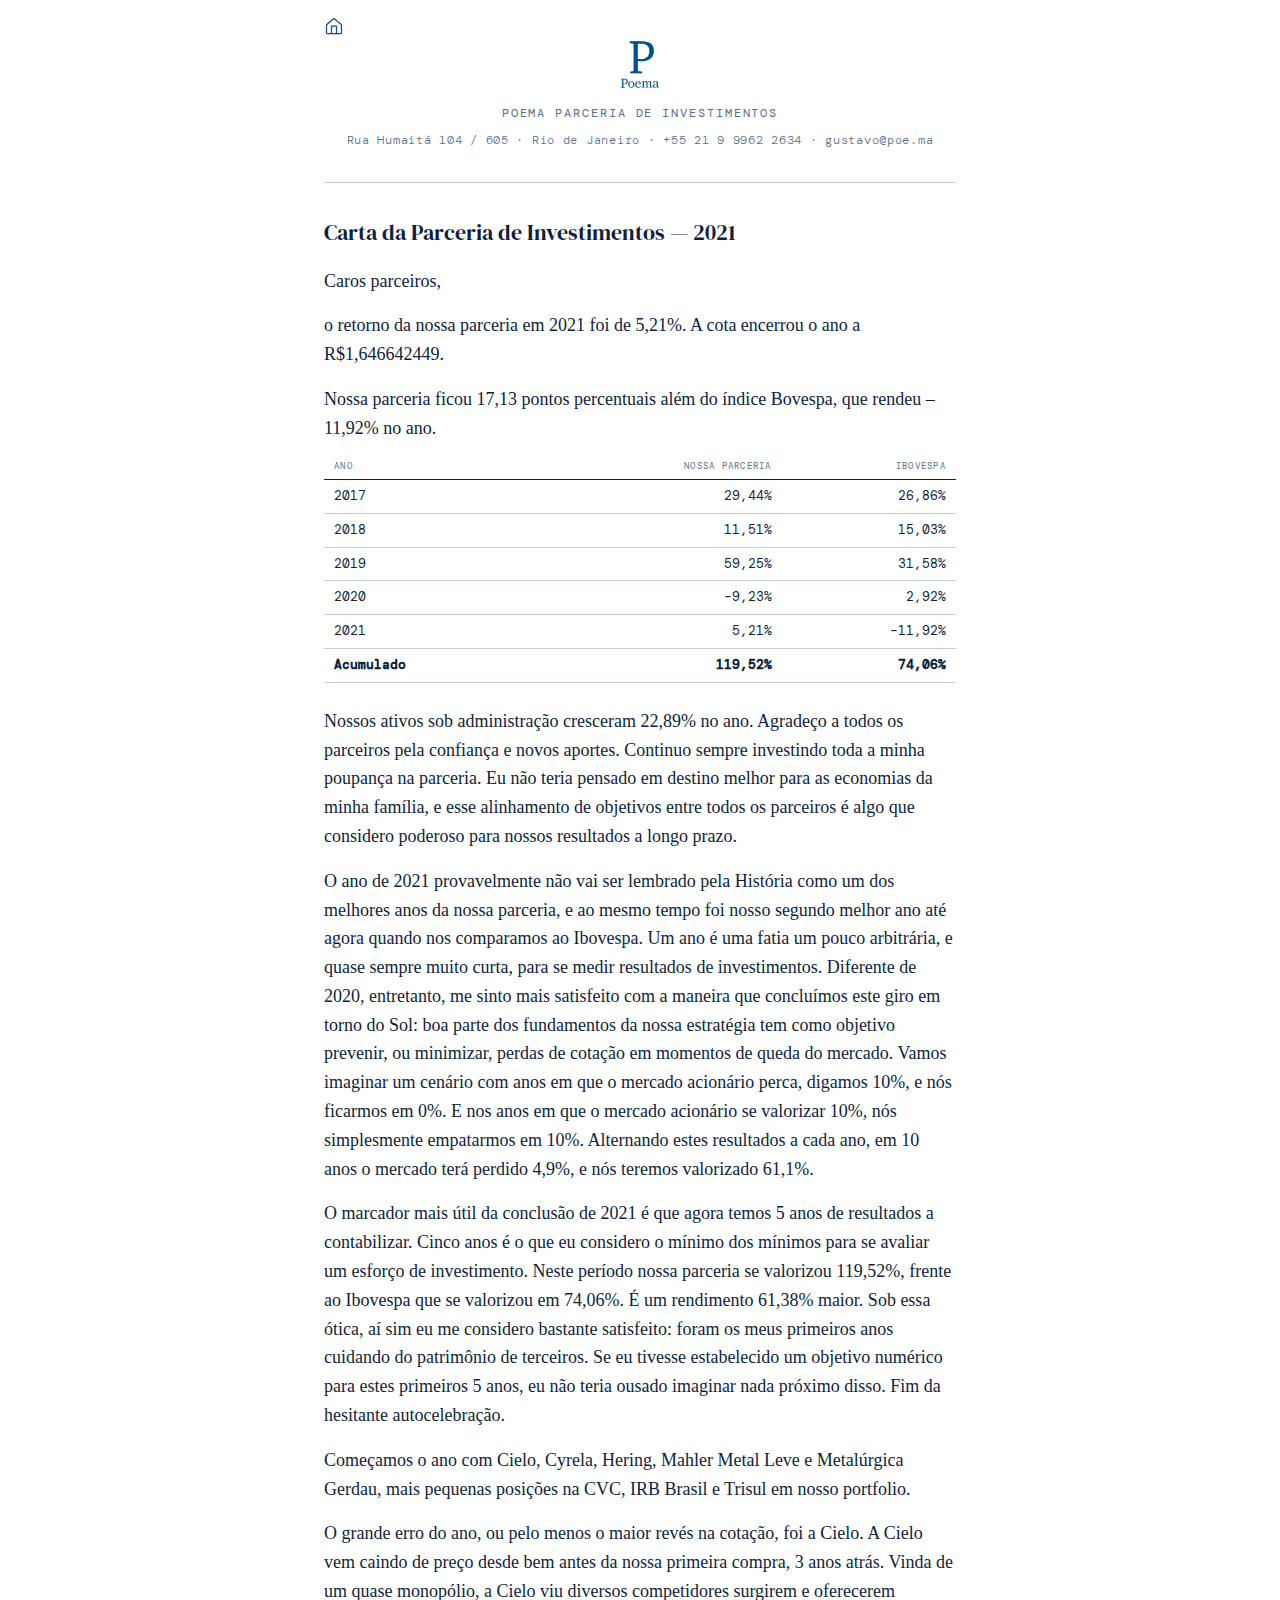
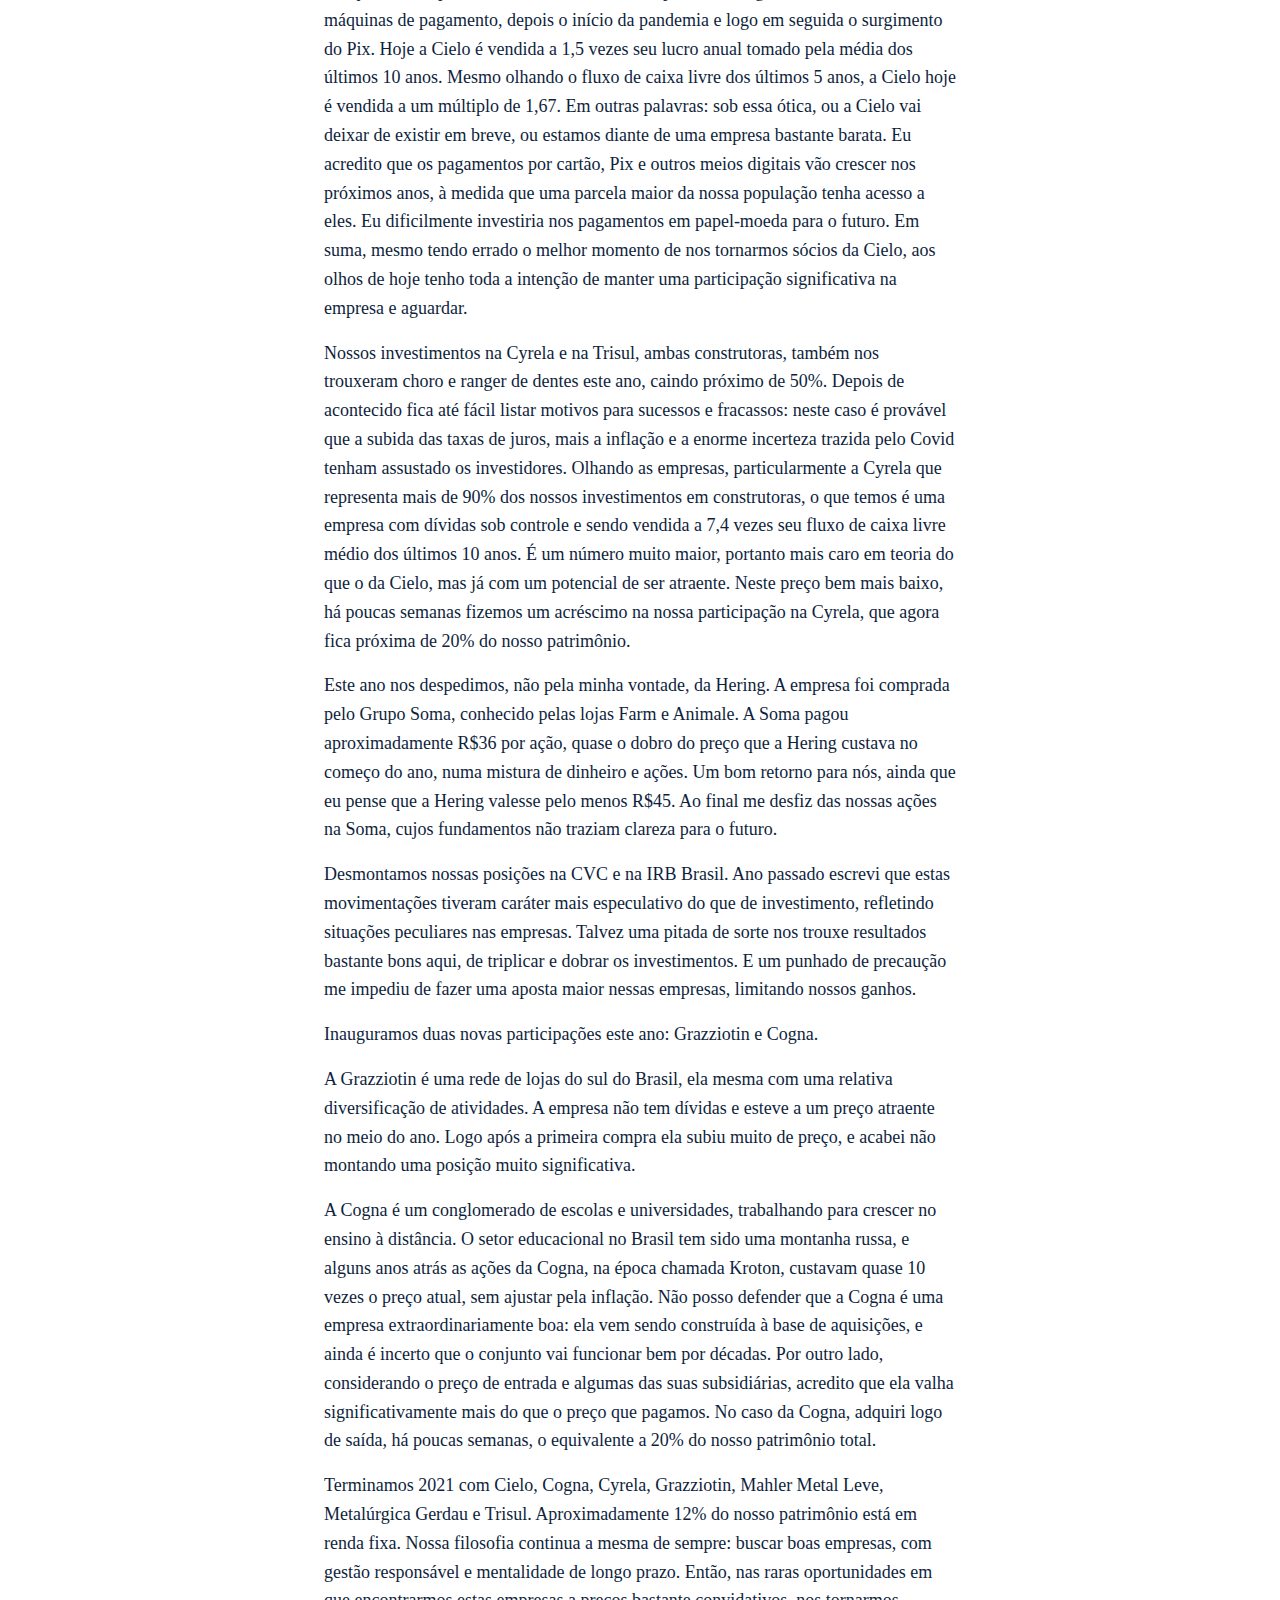
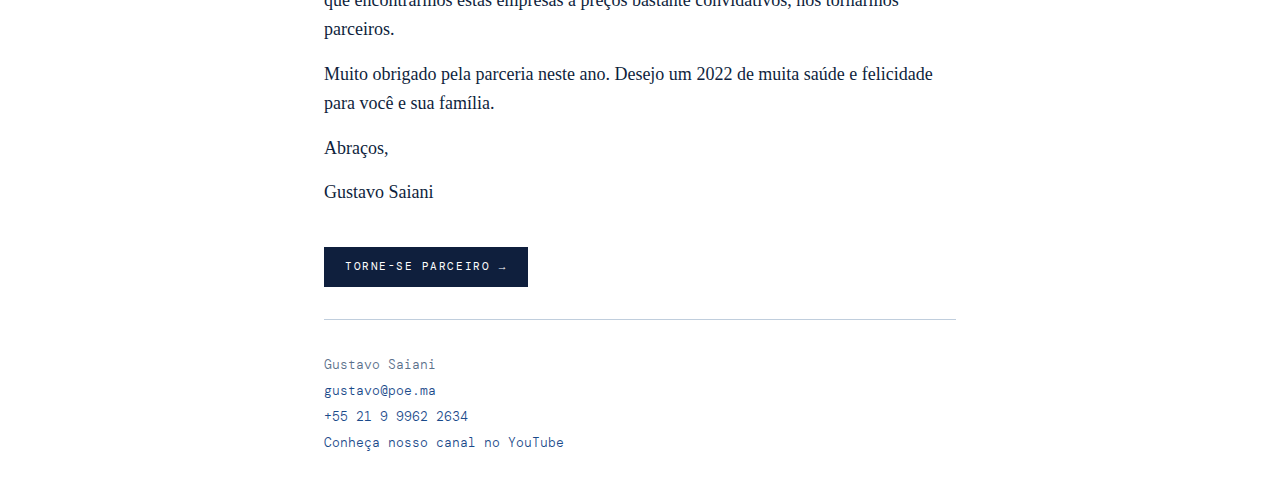
<file: cartas/2021.html>
<!DOCTYPE html>
<html lang="pt-BR">
<head>
  <meta charset="UTF-8">
  <meta name="viewport" content="width=device-width, initial-scale=1.0">
  <title>Carta 2021 — Poema</title>
  <meta name="description" content="Carta 2021 da Poema Parceria de Investimentos. Retorno de 5,21% no ano, versus –11,92% do Ibovespa. Acumulado de 119,52% desde 2017.">
  <link rel="canonical" href="https://poe.ma/cartas/2021">
  <link rel="icon" type="image/png" href="/favicon.png">
  <meta property="og:type" content="article">
  <meta property="og:title" content="Carta 2021 — Poema">
  <meta property="og:description" content="Retorno de 5,21% no ano, versus –11,92% do Ibovespa. Acumulado de 119,52% desde 2017.">
  <meta property="og:url" content="https://poe.ma/cartas/2021">
  <meta property="og:image" content="https://poe.ma/images/poema-logo.jpg">
  <meta property="og:locale" content="pt_BR">
  <meta property="og:site_name" content="Poema">
  <meta name="twitter:card" content="summary">
  <meta name="twitter:title" content="Carta 2021 — Poema">
  <meta name="twitter:description" content="Retorno de 5,21% no ano, versus –11,92% do Ibovespa. Acumulado de 119,52% desde 2017.">
  <meta name="twitter:image" content="https://poe.ma/images/poema-logo.jpg">
  <link rel="stylesheet" href="/styles.css">
  <!-- Google tag (gtag.js) -->
  <script async src="https://www.googletagmanager.com/gtag/js?id=G-W3XSMT8MLJ"></script>
  <script>
    window.dataLayer = window.dataLayer || [];
    function gtag(){dataLayer.push(arguments);}
    gtag("js", new Date());
    gtag("config", "G-W3XSMT8MLJ");
  </script>
</head>
<body>
  <a href="/" class="home-link" aria-label="Início"><svg xmlns="http://www.w3.org/2000/svg" viewBox="0 0 24 24" fill="none" stroke="currentColor" stroke-width="1.5" stroke-linecap="round" stroke-linejoin="round" width="20" height="20" aria-hidden="true"><path d="M3 10.5L12 3l9 7.5V20a1 1 0 0 1-1 1H4a1 1 0 0 1-1-1V10.5z"/><path d="M9 21V12h6v9"/></svg></a>


  <div class="header">
    <a href="/">
      <img src="../images/poema-logo.jpg" alt="Poema" class="logo">
      <p class="subtitle">Poema Parceria de Investimentos</p>
    </a>
    <p class="header-address">Rua Humaitá 104 / 605 · Rio de Janeiro · <a href="https://wa.me/5521999622634" target="_blank" rel="noopener">+55 21 9 9962 2634</a> · <a href="mailto:gustavo@poe.ma">gustavo@poe.ma</a></p>
  </div>

  <hr>

  <h2>Carta da Parceria de Investimentos — 2021</h2>

  <p>Caros parceiros,</p>

  <p>o retorno da nossa parceria em 2021 foi de 5,21%. A cota encerrou o ano a R$1,646642449.</p>

  <p>Nossa parceria ficou 17,13 pontos percentuais além do índice Bovespa, que rendeu –11,92% no ano.</p>

  <table>
    <thead>
      <tr><th>Ano</th><th>Nossa Parceria</th><th>Ibovespa</th></tr>
    </thead>
    <tbody>
      <tr><td>2017</td><td>29,44%</td><td>26,86%</td></tr>
      <tr><td>2018</td><td>11,51%</td><td>15,03%</td></tr>
      <tr><td>2019</td><td>59,25%</td><td>31,58%</td></tr>
      <tr><td>2020</td><td>–9,23%</td><td>2,92%</td></tr>
      <tr><td>2021</td><td>5,21%</td><td>–11,92%</td></tr>
      <tr><td><strong>Acumulado</strong></td><td><strong>119,52%</strong></td><td><strong>74,06%</strong></td></tr>
    </tbody>
  </table>

  <p>Nossos ativos sob administração cresceram 22,89% no ano. Agradeço a todos os parceiros pela confiança e novos aportes. Continuo sempre investindo toda a minha poupança na parceria. Eu não teria pensado em destino melhor para as economias da minha família, e esse alinhamento de objetivos entre todos os parceiros é algo que considero poderoso para nossos resultados a longo prazo.</p>

  <p>O ano de 2021 provavelmente não vai ser lembrado pela História como um dos melhores anos da nossa parceria, e ao mesmo tempo foi nosso segundo melhor ano até agora quando nos comparamos ao Ibovespa. Um ano é uma fatia um pouco arbitrária, e quase sempre muito curta, para se medir resultados de investimentos. Diferente de 2020, entretanto, me sinto mais satisfeito com a maneira que concluímos este giro em torno do Sol: boa parte dos fundamentos da nossa estratégia tem como objetivo prevenir, ou minimizar, perdas de cotação em momentos de queda do mercado. Vamos imaginar um cenário com anos em que o mercado acionário perca, digamos 10%, e nós ficarmos em 0%. E nos anos em que o mercado acionário se valorizar 10%, nós simplesmente empatarmos em 10%. Alternando estes resultados a cada ano, em 10 anos o mercado terá perdido 4,9%, e nós teremos valorizado 61,1%.</p>

  <p>O marcador mais útil da conclusão de 2021 é que agora temos 5 anos de resultados a contabilizar. Cinco anos é o que eu considero o mínimo dos mínimos para se avaliar um esforço de investimento. Neste período nossa parceria se valorizou 119,52%, frente ao Ibovespa que se valorizou em 74,06%. É um rendimento 61,38% maior. Sob essa ótica, aí sim eu me considero bastante satisfeito: foram os meus primeiros anos cuidando do patrimônio de terceiros. Se eu tivesse estabelecido um objetivo numérico para estes primeiros 5 anos, eu não teria ousado imaginar nada próximo disso. Fim da hesitante autocelebração.</p>

  <p>Começamos o ano com Cielo, Cyrela, Hering, Mahler Metal Leve e Metalúrgica Gerdau, mais pequenas posições na CVC, IRB Brasil e Trisul em nosso portfolio.</p>

  <p>O grande erro do ano, ou pelo menos o maior revés na cotação, foi a Cielo. A Cielo vem caindo de preço desde bem antes da nossa primeira compra, 3 anos atrás. Vinda de um quase monopólio, a Cielo viu diversos competidores surgirem e oferecerem máquinas de pagamento, depois o início da pandemia e logo em seguida o surgimento do Pix. Hoje a Cielo é vendida a 1,5 vezes seu lucro anual tomado pela média dos últimos 10 anos. Mesmo olhando o fluxo de caixa livre dos últimos 5 anos, a Cielo hoje é vendida a um múltiplo de 1,67. Em outras palavras: sob essa ótica, ou a Cielo vai deixar de existir em breve, ou estamos diante de uma empresa bastante barata. Eu acredito que os pagamentos por cartão, Pix e outros meios digitais vão crescer nos próximos anos, à medida que uma parcela maior da nossa população tenha acesso a eles. Eu dificilmente investiria nos pagamentos em papel-moeda para o futuro. Em suma, mesmo tendo errado o melhor momento de nos tornarmos sócios da Cielo, aos olhos de hoje tenho toda a intenção de manter uma participação significativa na empresa e aguardar.</p>

  <p>Nossos investimentos na Cyrela e na Trisul, ambas construtoras, também nos trouxeram choro e ranger de dentes este ano, caindo próximo de 50%. Depois de acontecido fica até fácil listar motivos para sucessos e fracassos: neste caso é provável que a subida das taxas de juros, mais a inflação e a enorme incerteza trazida pelo Covid tenham assustado os investidores. Olhando as empresas, particularmente a Cyrela que representa mais de 90% dos nossos investimentos em construtoras, o que temos é uma empresa com dívidas sob controle e sendo vendida a 7,4 vezes seu fluxo de caixa livre médio dos últimos 10 anos. É um número muito maior, portanto mais caro em teoria do que o da Cielo, mas já com um potencial de ser atraente. Neste preço bem mais baixo, há poucas semanas fizemos um acréscimo na nossa participação na Cyrela, que agora fica próxima de 20% do nosso patrimônio.</p>

  <p>Este ano nos despedimos, não pela minha vontade, da Hering. A empresa foi comprada pelo Grupo Soma, conhecido pelas lojas Farm e Animale. A Soma pagou aproximadamente R$36 por ação, quase o dobro do preço que a Hering custava no começo do ano, numa mistura de dinheiro e ações. Um bom retorno para nós, ainda que eu pense que a Hering valesse pelo menos R$45. Ao final me desfiz das nossas ações na Soma, cujos fundamentos não traziam clareza para o futuro.</p>

  <p>Desmontamos nossas posições na CVC e na IRB Brasil. Ano passado escrevi que estas movimentações tiveram caráter mais especulativo do que de investimento, refletindo situações peculiares nas empresas. Talvez uma pitada de sorte nos trouxe resultados bastante bons aqui, de triplicar e dobrar os investimentos. E um punhado de precaução me impediu de fazer uma aposta maior nessas empresas, limitando nossos ganhos.</p>

  <p>Inauguramos duas novas participações este ano: Grazziotin e Cogna.</p>

  <p>A Grazziotin é uma rede de lojas do sul do Brasil, ela mesma com uma relativa diversificação de atividades. A empresa não tem dívidas e esteve a um preço atraente no meio do ano. Logo após a primeira compra ela subiu muito de preço, e acabei não montando uma posição muito significativa.</p>

  <p>A Cogna é um conglomerado de escolas e universidades, trabalhando para crescer no ensino à distância. O setor educacional no Brasil tem sido uma montanha russa, e alguns anos atrás as ações da Cogna, na época chamada Kroton, custavam quase 10 vezes o preço atual, sem ajustar pela inflação. Não posso defender que a Cogna é uma empresa extraordinariamente boa: ela vem sendo construída à base de aquisições, e ainda é incerto que o conjunto vai funcionar bem por décadas. Por outro lado, considerando o preço de entrada e algumas das suas subsidiárias, acredito que ela valha significativamente mais do que o preço que pagamos. No caso da Cogna, adquiri logo de saída, há poucas semanas, o equivalente a 20% do nosso patrimônio total.</p>

  <p>Terminamos 2021 com Cielo, Cogna, Cyrela, Grazziotin, Mahler Metal Leve, Metalúrgica Gerdau e Trisul. Aproximadamente 12% do nosso patrimônio está em renda fixa. Nossa filosofia continua a mesma de sempre: buscar boas empresas, com gestão responsável e mentalidade de longo prazo. Então, nas raras oportunidades em que encontrarmos estas empresas a preços bastante convidativos, nos tornarmos parceiros.</p>

  <p>Muito obrigado pela parceria neste ano. Desejo um 2022 de muita saúde e felicidade para você e sua família.</p>

  <p>Abraços,</p>

  <p>Gustavo Saiani</p>

  <p><a href="/cadastro" class="cta">Torne-se parceiro &rarr;</a></p>

  <hr>

  <p class="contact">
    Gustavo Saiani<br>
    <a href="mailto:gustavo@poe.ma">gustavo@poe.ma</a><br>
    <a href="https://wa.me/5521999622634">+55 21 9 9962 2634</a><br>
    <a href="https://www.youtube.com/@poemainvestimentos" target="_blank" rel="noopener">Conheça nosso canal no YouTube</a>
  </p>

</body>
</html>
</file>
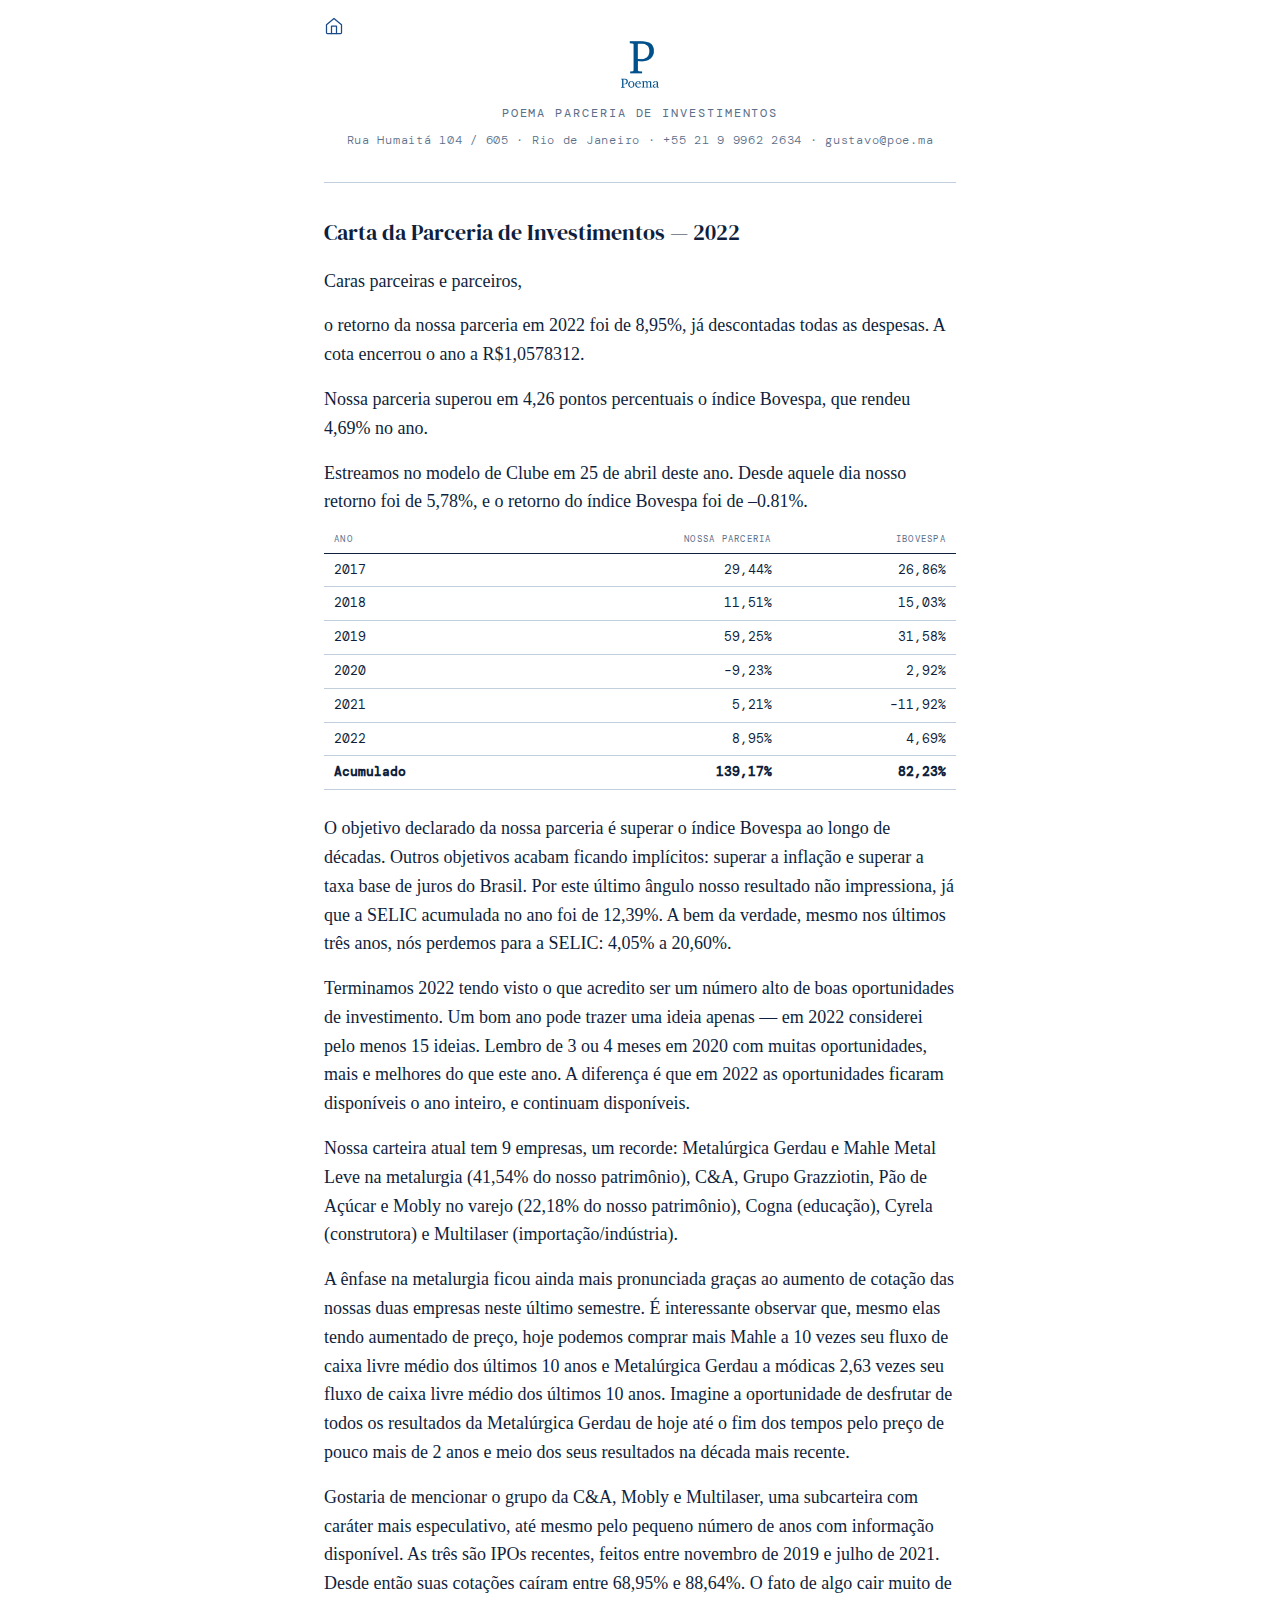
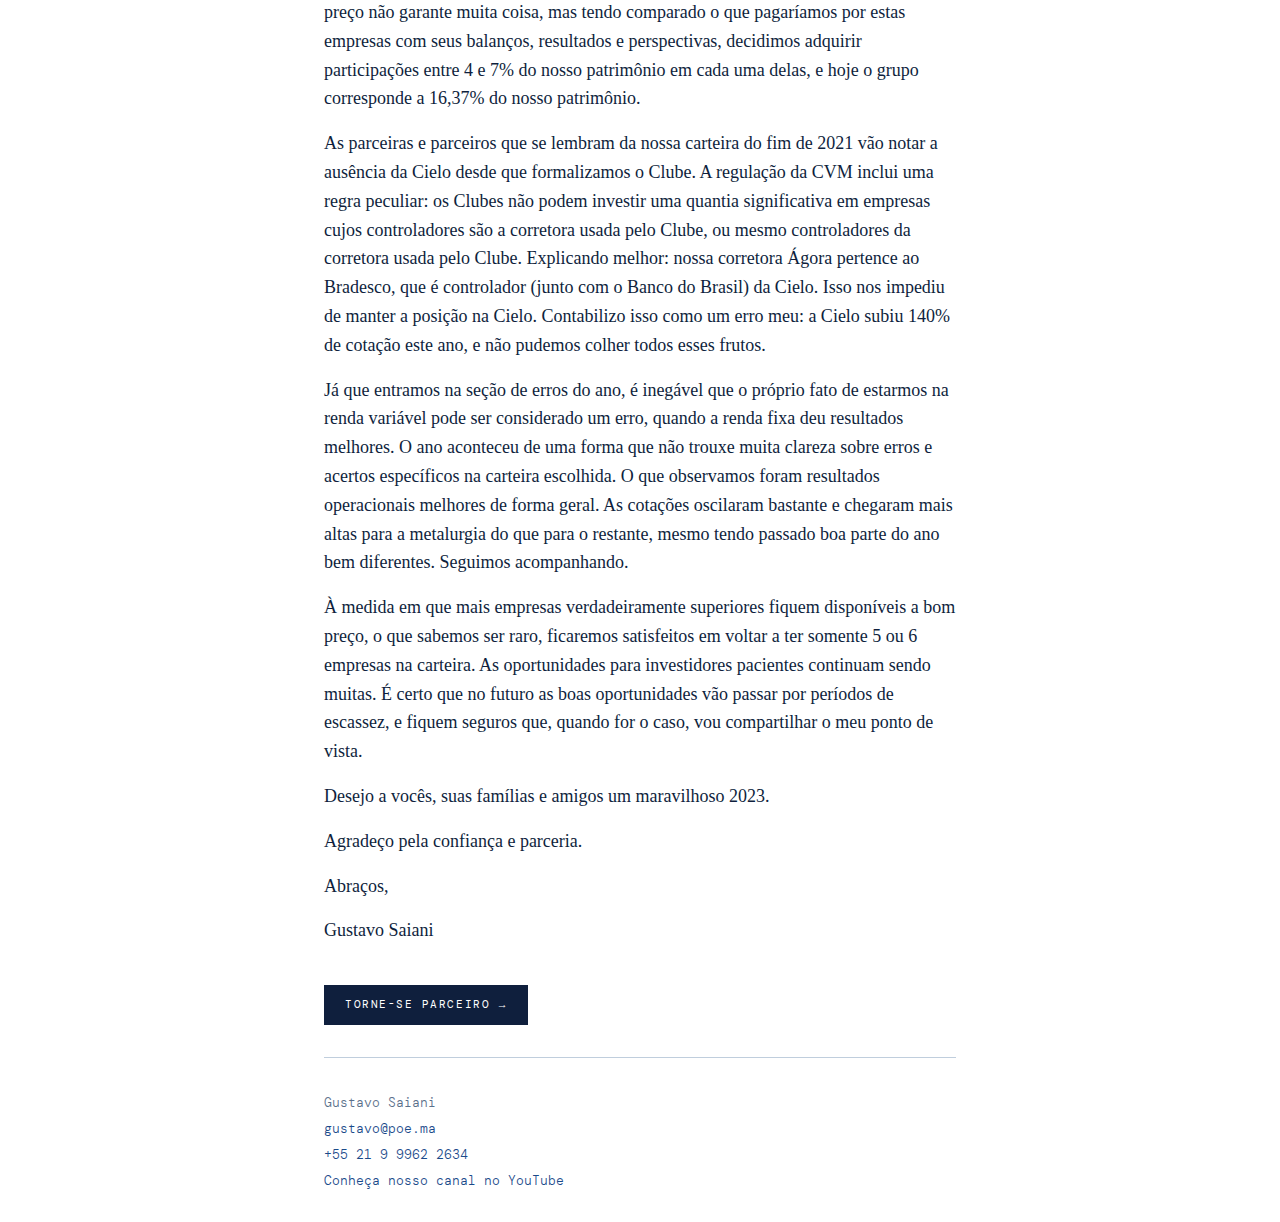
<file: cartas/2022.html>
<!DOCTYPE html>
<html lang="pt-BR">
<head>
  <meta charset="UTF-8">
  <meta name="viewport" content="width=device-width, initial-scale=1.0">
  <title>Carta 2022 — Poema</title>
  <meta name="description" content="Carta 2022 da Poema Parceria de Investimentos. Retorno de 8,95% no ano, versus 4,69% do Ibovespa. Acumulado de 139,17% desde 2017.">
  <link rel="canonical" href="https://poe.ma/cartas/2022">
  <link rel="icon" type="image/png" href="/favicon.png">
  <meta property="og:type" content="article">
  <meta property="og:title" content="Carta 2022 — Poema">
  <meta property="og:description" content="Retorno de 8,95% no ano, versus 4,69% do Ibovespa. Acumulado de 139,17% desde 2017.">
  <meta property="og:url" content="https://poe.ma/cartas/2022">
  <meta property="og:image" content="https://poe.ma/images/poema-logo.jpg">
  <meta property="og:locale" content="pt_BR">
  <meta property="og:site_name" content="Poema">
  <meta name="twitter:card" content="summary">
  <meta name="twitter:title" content="Carta 2022 — Poema">
  <meta name="twitter:description" content="Retorno de 8,95% no ano, versus 4,69% do Ibovespa. Acumulado de 139,17% desde 2017.">
  <meta name="twitter:image" content="https://poe.ma/images/poema-logo.jpg">
  <link rel="stylesheet" href="/styles.css">
  <!-- Google tag (gtag.js) -->
  <script async src="https://www.googletagmanager.com/gtag/js?id=G-W3XSMT8MLJ"></script>
  <script>
    window.dataLayer = window.dataLayer || [];
    function gtag(){dataLayer.push(arguments);}
    gtag("js", new Date());
    gtag("config", "G-W3XSMT8MLJ");
  </script>
</head>
<body>
  <a href="/" class="home-link" aria-label="Início"><svg xmlns="http://www.w3.org/2000/svg" viewBox="0 0 24 24" fill="none" stroke="currentColor" stroke-width="1.5" stroke-linecap="round" stroke-linejoin="round" width="20" height="20" aria-hidden="true"><path d="M3 10.5L12 3l9 7.5V20a1 1 0 0 1-1 1H4a1 1 0 0 1-1-1V10.5z"/><path d="M9 21V12h6v9"/></svg></a>


  <div class="header">
    <a href="/">
      <img src="../images/poema-logo.jpg" alt="Poema" class="logo">
      <p class="subtitle">Poema Parceria de Investimentos</p>
    </a>
    <p class="header-address">Rua Humaitá 104 / 605 · Rio de Janeiro · <a href="https://wa.me/5521999622634" target="_blank" rel="noopener">+55 21 9 9962 2634</a> · <a href="mailto:gustavo@poe.ma">gustavo@poe.ma</a></p>
  </div>

  <hr>

  <h2>Carta da Parceria de Investimentos — 2022</h2>

  <p>Caras parceiras e parceiros,</p>

  <p>o retorno da nossa parceria em 2022 foi de 8,95%, já descontadas todas as despesas. A cota encerrou o ano a R$1,0578312.</p>

  <p>Nossa parceria superou em 4,26 pontos percentuais o índice Bovespa, que rendeu 4,69% no ano.</p>

  <p>Estreamos no modelo de Clube em 25 de abril deste ano. Desde aquele dia nosso retorno foi de 5,78%, e o retorno do índice Bovespa foi de –0.81%.</p>

  <table>
    <thead>
      <tr><th>Ano</th><th>Nossa Parceria</th><th>Ibovespa</th></tr>
    </thead>
    <tbody>
      <tr><td>2017</td><td>29,44%</td><td>26,86%</td></tr>
      <tr><td>2018</td><td>11,51%</td><td>15,03%</td></tr>
      <tr><td>2019</td><td>59,25%</td><td>31,58%</td></tr>
      <tr><td>2020</td><td>–9,23%</td><td>2,92%</td></tr>
      <tr><td>2021</td><td>5,21%</td><td>–11,92%</td></tr>
      <tr><td>2022</td><td>8,95%</td><td>4,69%</td></tr>
      <tr><td><strong>Acumulado</strong></td><td><strong>139,17%</strong></td><td><strong>82,23%</strong></td></tr>
    </tbody>
  </table>

  <p>O objetivo declarado da nossa parceria é superar o índice Bovespa ao longo de décadas. Outros objetivos acabam ficando implícitos: superar a inflação e superar a taxa base de juros do Brasil. Por este último ângulo nosso resultado não impressiona, já que a SELIC acumulada no ano foi de 12,39%. A bem da verdade, mesmo nos últimos três anos, nós perdemos para a SELIC: 4,05% a 20,60%.</p>

  <p>Terminamos 2022 tendo visto o que acredito ser um número alto de boas oportunidades de investimento. Um bom ano pode trazer uma ideia apenas — em 2022 considerei pelo menos 15 ideias. Lembro de 3 ou 4 meses em 2020 com muitas oportunidades, mais e melhores do que este ano. A diferença é que em 2022 as oportunidades ficaram disponíveis o ano inteiro, e continuam disponíveis.</p>

  <p>Nossa carteira atual tem 9 empresas, um recorde: Metalúrgica Gerdau e Mahle Metal Leve na metalurgia (41,54% do nosso patrimônio), C&A, Grupo Grazziotin, Pão de Açúcar e Mobly no varejo (22,18% do nosso patrimônio), Cogna (educação), Cyrela (construtora) e Multilaser (importação/indústria).</p>

  <p>A ênfase na metalurgia ficou ainda mais pronunciada graças ao aumento de cotação das nossas duas empresas neste último semestre. É interessante observar que, mesmo elas tendo aumentado de preço, hoje podemos comprar mais Mahle a 10 vezes seu fluxo de caixa livre médio dos últimos 10 anos e Metalúrgica Gerdau a módicas 2,63 vezes seu fluxo de caixa livre médio dos últimos 10 anos. Imagine a oportunidade de desfrutar de todos os resultados da Metalúrgica Gerdau de hoje até o fim dos tempos pelo preço de pouco mais de 2 anos e meio dos seus resultados na década mais recente.</p>

  <p>Gostaria de mencionar o grupo da C&A, Mobly e Multilaser, uma subcarteira com caráter mais especulativo, até mesmo pelo pequeno número de anos com informação disponível. As três são IPOs recentes, feitos entre novembro de 2019 e julho de 2021. Desde então suas cotações caíram entre 68,95% e 88,64%. O fato de algo cair muito de preço não garante muita coisa, mas tendo comparado o que pagaríamos por estas empresas com seus balanços, resultados e perspectivas, decidimos adquirir participações entre 4 e 7% do nosso patrimônio em cada uma delas, e hoje o grupo corresponde a 16,37% do nosso patrimônio.</p>

  <p>As parceiras e parceiros que se lembram da nossa carteira do fim de 2021 vão notar a ausência da Cielo desde que formalizamos o Clube. A regulação da CVM inclui uma regra peculiar: os Clubes não podem investir uma quantia significativa em empresas cujos controladores são a corretora usada pelo Clube, ou mesmo controladores da corretora usada pelo Clube. Explicando melhor: nossa corretora Ágora pertence ao Bradesco, que é controlador (junto com o Banco do Brasil) da Cielo. Isso nos impediu de manter a posição na Cielo. Contabilizo isso como um erro meu: a Cielo subiu 140% de cotação este ano, e não pudemos colher todos esses frutos.</p>

  <p>Já que entramos na seção de erros do ano, é inegável que o próprio fato de estarmos na renda variável pode ser considerado um erro, quando a renda fixa deu resultados melhores. O ano aconteceu de uma forma que não trouxe muita clareza sobre erros e acertos específicos na carteira escolhida. O que observamos foram resultados operacionais melhores de forma geral. As cotações oscilaram bastante e chegaram mais altas para a metalurgia do que para o restante, mesmo tendo passado boa parte do ano bem diferentes. Seguimos acompanhando.</p>

  <p>À medida em que mais empresas verdadeiramente superiores fiquem disponíveis a bom preço, o que sabemos ser raro, ficaremos satisfeitos em voltar a ter somente 5 ou 6 empresas na carteira. As oportunidades para investidores pacientes continuam sendo muitas. É certo que no futuro as boas oportunidades vão passar por períodos de escassez, e fiquem seguros que, quando for o caso, vou compartilhar o meu ponto de vista.</p>

  <p>Desejo a vocês, suas famílias e amigos um maravilhoso 2023.</p>

  <p>Agradeço pela confiança e parceria.</p>

  <p>Abraços,</p>

  <p>Gustavo Saiani</p>

  <p><a href="/cadastro" class="cta">Torne-se parceiro &rarr;</a></p>

  <hr>

  <p class="contact">
    Gustavo Saiani<br>
    <a href="mailto:gustavo@poe.ma">gustavo@poe.ma</a><br>
    <a href="https://wa.me/5521999622634">+55 21 9 9962 2634</a><br>
    <a href="https://www.youtube.com/@poemainvestimentos" target="_blank" rel="noopener">Conheça nosso canal no YouTube</a>
  </p>

</body>
</html>
</file>
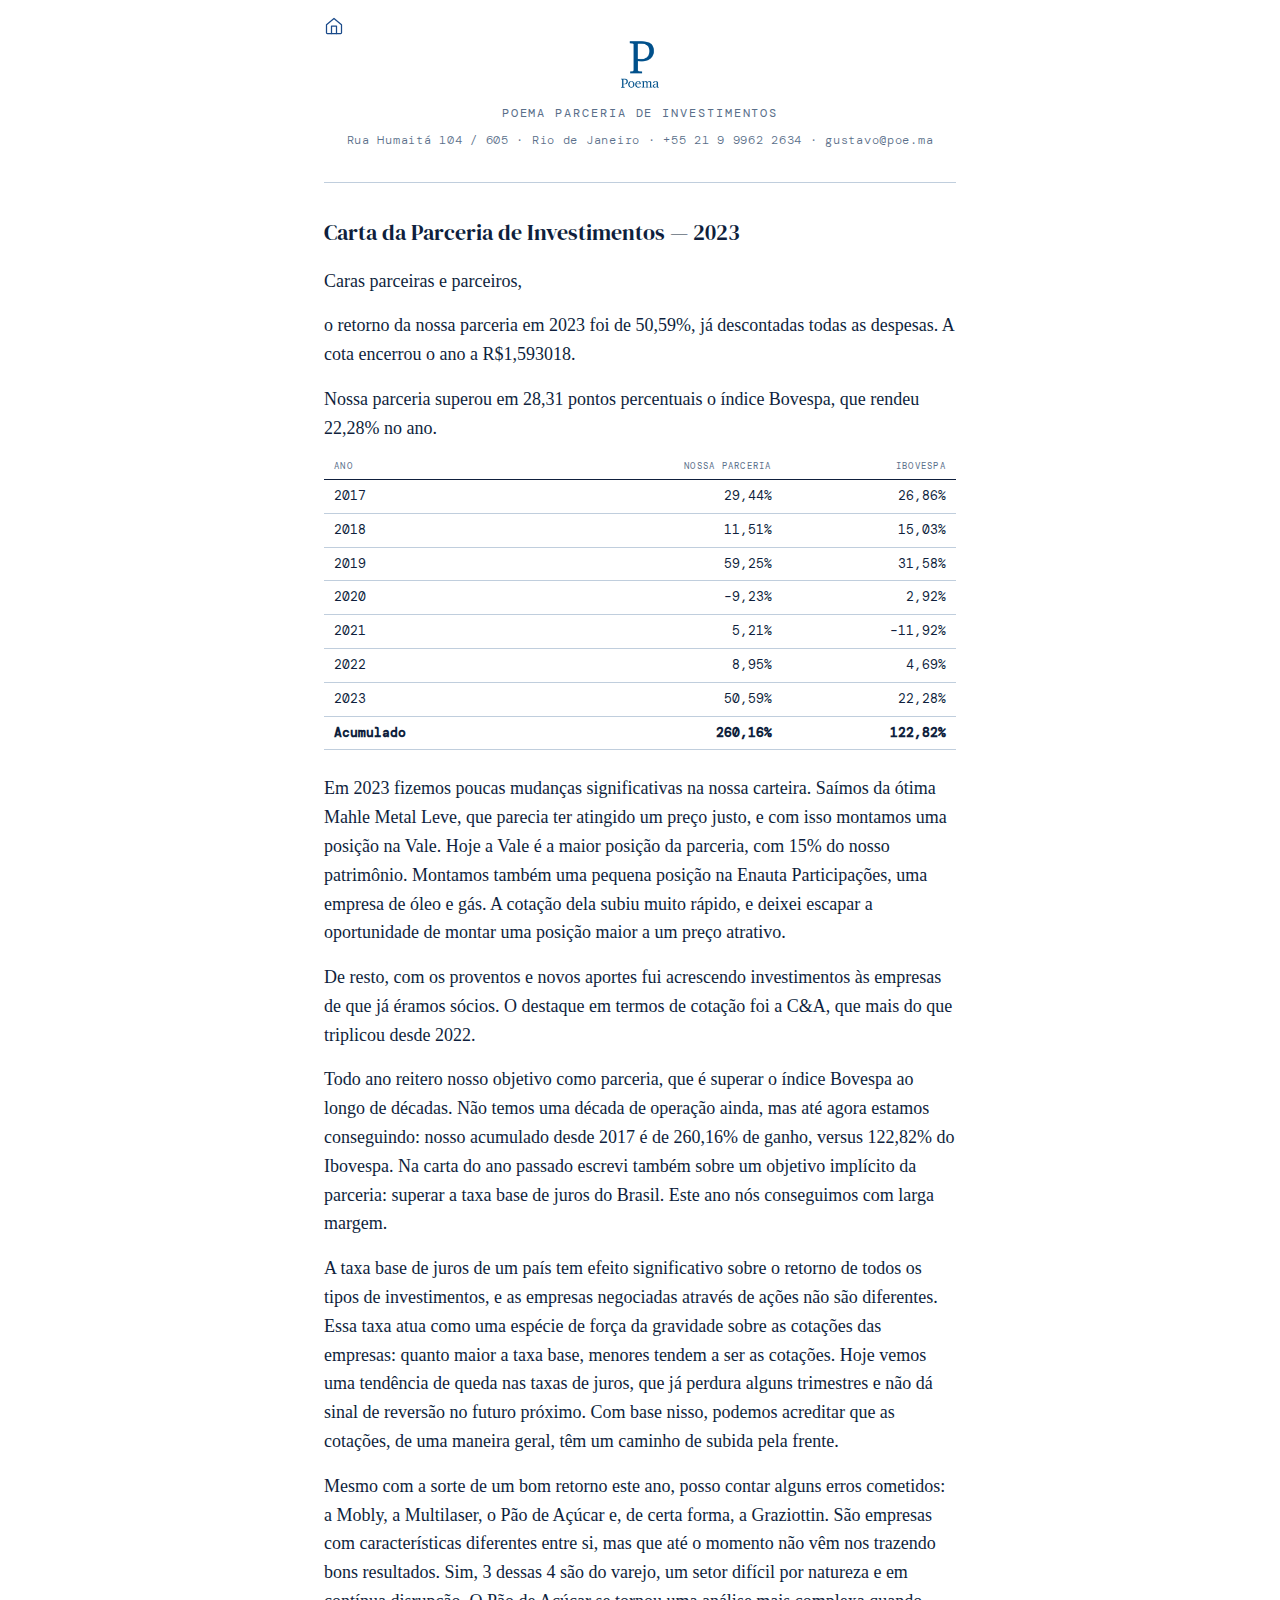
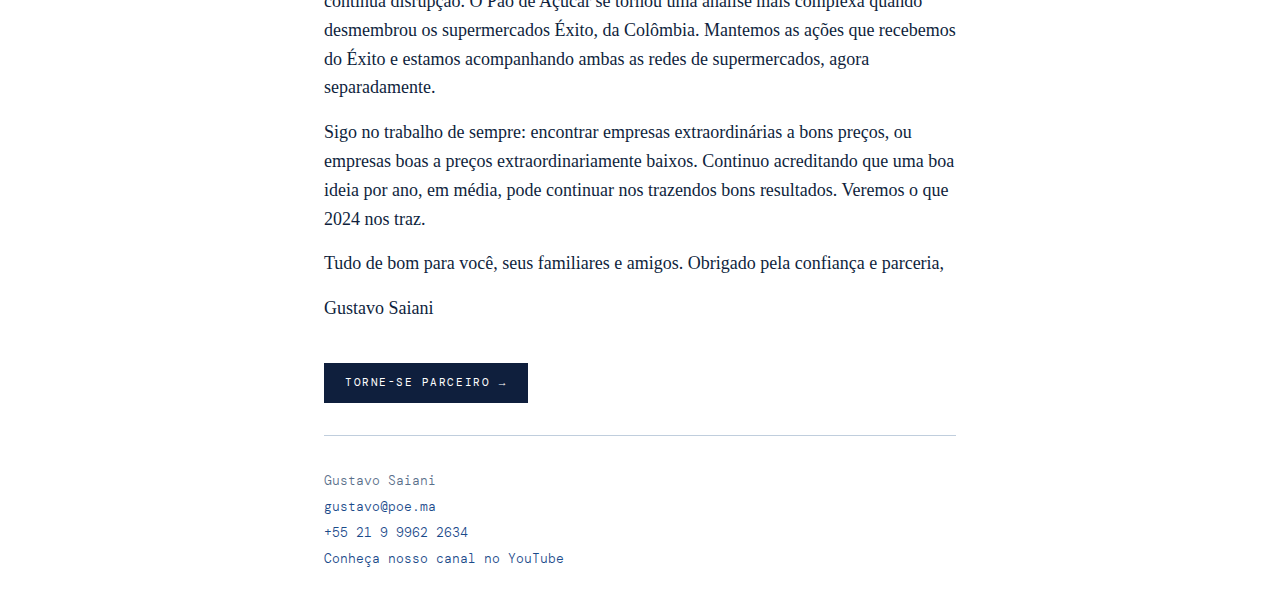
<file: cartas/2023.html>
<!DOCTYPE html>
<html lang="pt-BR">
<head>
  <meta charset="UTF-8">
  <meta name="viewport" content="width=device-width, initial-scale=1.0">
  <title>Carta 2023 — Poema</title>
  <meta name="description" content="Carta 2023 da Poema Parceria de Investimentos. Retorno de 50,59% no ano, versus 22,28% do Ibovespa. Acumulado de 260,16% desde 2017.">
  <link rel="canonical" href="https://poe.ma/cartas/2023">
  <link rel="icon" type="image/png" href="/favicon.png">
  <meta property="og:type" content="article">
  <meta property="og:title" content="Carta 2023 — Poema">
  <meta property="og:description" content="Retorno de 50,59% no ano, versus 22,28% do Ibovespa. Acumulado de 260,16% desde 2017.">
  <meta property="og:url" content="https://poe.ma/cartas/2023">
  <meta property="og:image" content="https://poe.ma/images/poema-logo.jpg">
  <meta property="og:locale" content="pt_BR">
  <meta property="og:site_name" content="Poema">
  <meta name="twitter:card" content="summary">
  <meta name="twitter:title" content="Carta 2023 — Poema">
  <meta name="twitter:description" content="Retorno de 50,59% no ano, versus 22,28% do Ibovespa. Acumulado de 260,16% desde 2017.">
  <meta name="twitter:image" content="https://poe.ma/images/poema-logo.jpg">
  <link rel="stylesheet" href="/styles.css">
  <!-- Google tag (gtag.js) -->
  <script async src="https://www.googletagmanager.com/gtag/js?id=G-W3XSMT8MLJ"></script>
  <script>
    window.dataLayer = window.dataLayer || [];
    function gtag(){dataLayer.push(arguments);}
    gtag("js", new Date());
    gtag("config", "G-W3XSMT8MLJ");
  </script>
</head>
<body>
  <a href="/" class="home-link" aria-label="Início"><svg xmlns="http://www.w3.org/2000/svg" viewBox="0 0 24 24" fill="none" stroke="currentColor" stroke-width="1.5" stroke-linecap="round" stroke-linejoin="round" width="20" height="20" aria-hidden="true"><path d="M3 10.5L12 3l9 7.5V20a1 1 0 0 1-1 1H4a1 1 0 0 1-1-1V10.5z"/><path d="M9 21V12h6v9"/></svg></a>


  <div class="header">
    <a href="/">
      <img src="../images/poema-logo.jpg" alt="Poema" class="logo">
      <p class="subtitle">Poema Parceria de Investimentos</p>
    </a>
    <p class="header-address">Rua Humaitá 104 / 605 · Rio de Janeiro · <a href="https://wa.me/5521999622634" target="_blank" rel="noopener">+55 21 9 9962 2634</a> · <a href="mailto:gustavo@poe.ma">gustavo@poe.ma</a></p>
  </div>

  <hr>

  <h2>Carta da Parceria de Investimentos — 2023</h2>

  <p>Caras parceiras e parceiros,</p>

  <p>o retorno da nossa parceria em 2023 foi de 50,59%, já descontadas todas as despesas. A cota encerrou o ano a R$1,593018.</p>

  <p>Nossa parceria superou em 28,31 pontos percentuais o índice Bovespa, que rendeu 22,28% no ano.</p>

  <table>
    <thead>
      <tr><th>Ano</th><th>Nossa Parceria</th><th>Ibovespa</th></tr>
    </thead>
    <tbody>
      <tr><td>2017</td><td>29,44%</td><td>26,86%</td></tr>
      <tr><td>2018</td><td>11,51%</td><td>15,03%</td></tr>
      <tr><td>2019</td><td>59,25%</td><td>31,58%</td></tr>
      <tr><td>2020</td><td>–9,23%</td><td>2,92%</td></tr>
      <tr><td>2021</td><td>5,21%</td><td>–11,92%</td></tr>
      <tr><td>2022</td><td>8,95%</td><td>4,69%</td></tr>
      <tr><td>2023</td><td>50,59%</td><td>22,28%</td></tr>
      <tr><td><strong>Acumulado</strong></td><td><strong>260,16%</strong></td><td><strong>122,82%</strong></td></tr>
    </tbody>
  </table>

  <p>Em 2023 fizemos poucas mudanças significativas na nossa carteira. Saímos da ótima Mahle Metal Leve, que parecia ter atingido um preço justo, e com isso montamos uma posição na Vale. Hoje a Vale é a maior posição da parceria, com 15% do nosso patrimônio. Montamos também uma pequena posição na Enauta Participações, uma empresa de óleo e gás. A cotação dela subiu muito rápido, e deixei escapar a oportunidade de montar uma posição maior a um preço atrativo.</p>

  <p>De resto, com os proventos e novos aportes fui acrescendo investimentos às empresas de que já éramos sócios. O destaque em termos de cotação foi a C&A, que mais do que triplicou desde 2022.</p>

  <p>Todo ano reitero nosso objetivo como parceria, que é superar o índice Bovespa ao longo de décadas. Não temos uma década de operação ainda, mas até agora estamos conseguindo: nosso acumulado desde 2017 é de 260,16% de ganho, versus 122,82% do Ibovespa. Na carta do ano passado escrevi também sobre um objetivo implícito da parceria: superar a taxa base de juros do Brasil. Este ano nós conseguimos com larga margem.</p>

  <p>A taxa base de juros de um país tem efeito significativo sobre o retorno de todos os tipos de investimentos, e as empresas negociadas através de ações não são diferentes. Essa taxa atua como uma espécie de força da gravidade sobre as cotações das empresas: quanto maior a taxa base, menores tendem a ser as cotações. Hoje vemos uma tendência de queda nas taxas de juros, que já perdura alguns trimestres e não dá sinal de reversão no futuro próximo. Com base nisso, podemos acreditar que as cotações, de uma maneira geral, têm um caminho de subida pela frente.</p>

  <p>Mesmo com a sorte de um bom retorno este ano, posso contar alguns erros cometidos: a Mobly, a Multilaser, o Pão de Açúcar e, de certa forma, a Graziottin. São empresas com características diferentes entre si, mas que até o momento não vêm nos trazendo bons resultados. Sim, 3 dessas 4 são do varejo, um setor difícil por natureza e em contínua disrupção. O Pão de Açúcar se tornou uma análise mais complexa quando desmembrou os supermercados Éxito, da Colômbia. Mantemos as ações que recebemos do Éxito e estamos acompanhando ambas as redes de supermercados, agora separadamente.</p>

  <p>Sigo no trabalho de sempre: encontrar empresas extraordinárias a bons preços, ou empresas boas a preços extraordinariamente baixos. Continuo acreditando que uma boa ideia por ano, em média, pode continuar nos trazendos bons resultados. Veremos o que 2024 nos traz.</p>

  <p>Tudo de bom para você, seus familiares e amigos. Obrigado pela confiança e parceria,</p>

  <p>Gustavo Saiani</p>

  <p><a href="/cadastro" class="cta">Torne-se parceiro &rarr;</a></p>

  <hr>

  <p class="contact">
    Gustavo Saiani<br>
    <a href="mailto:gustavo@poe.ma">gustavo@poe.ma</a><br>
    <a href="https://wa.me/5521999622634">+55 21 9 9962 2634</a><br>
    <a href="https://www.youtube.com/@poemainvestimentos" target="_blank" rel="noopener">Conheça nosso canal no YouTube</a>
  </p>

</body>
</html>
</file>
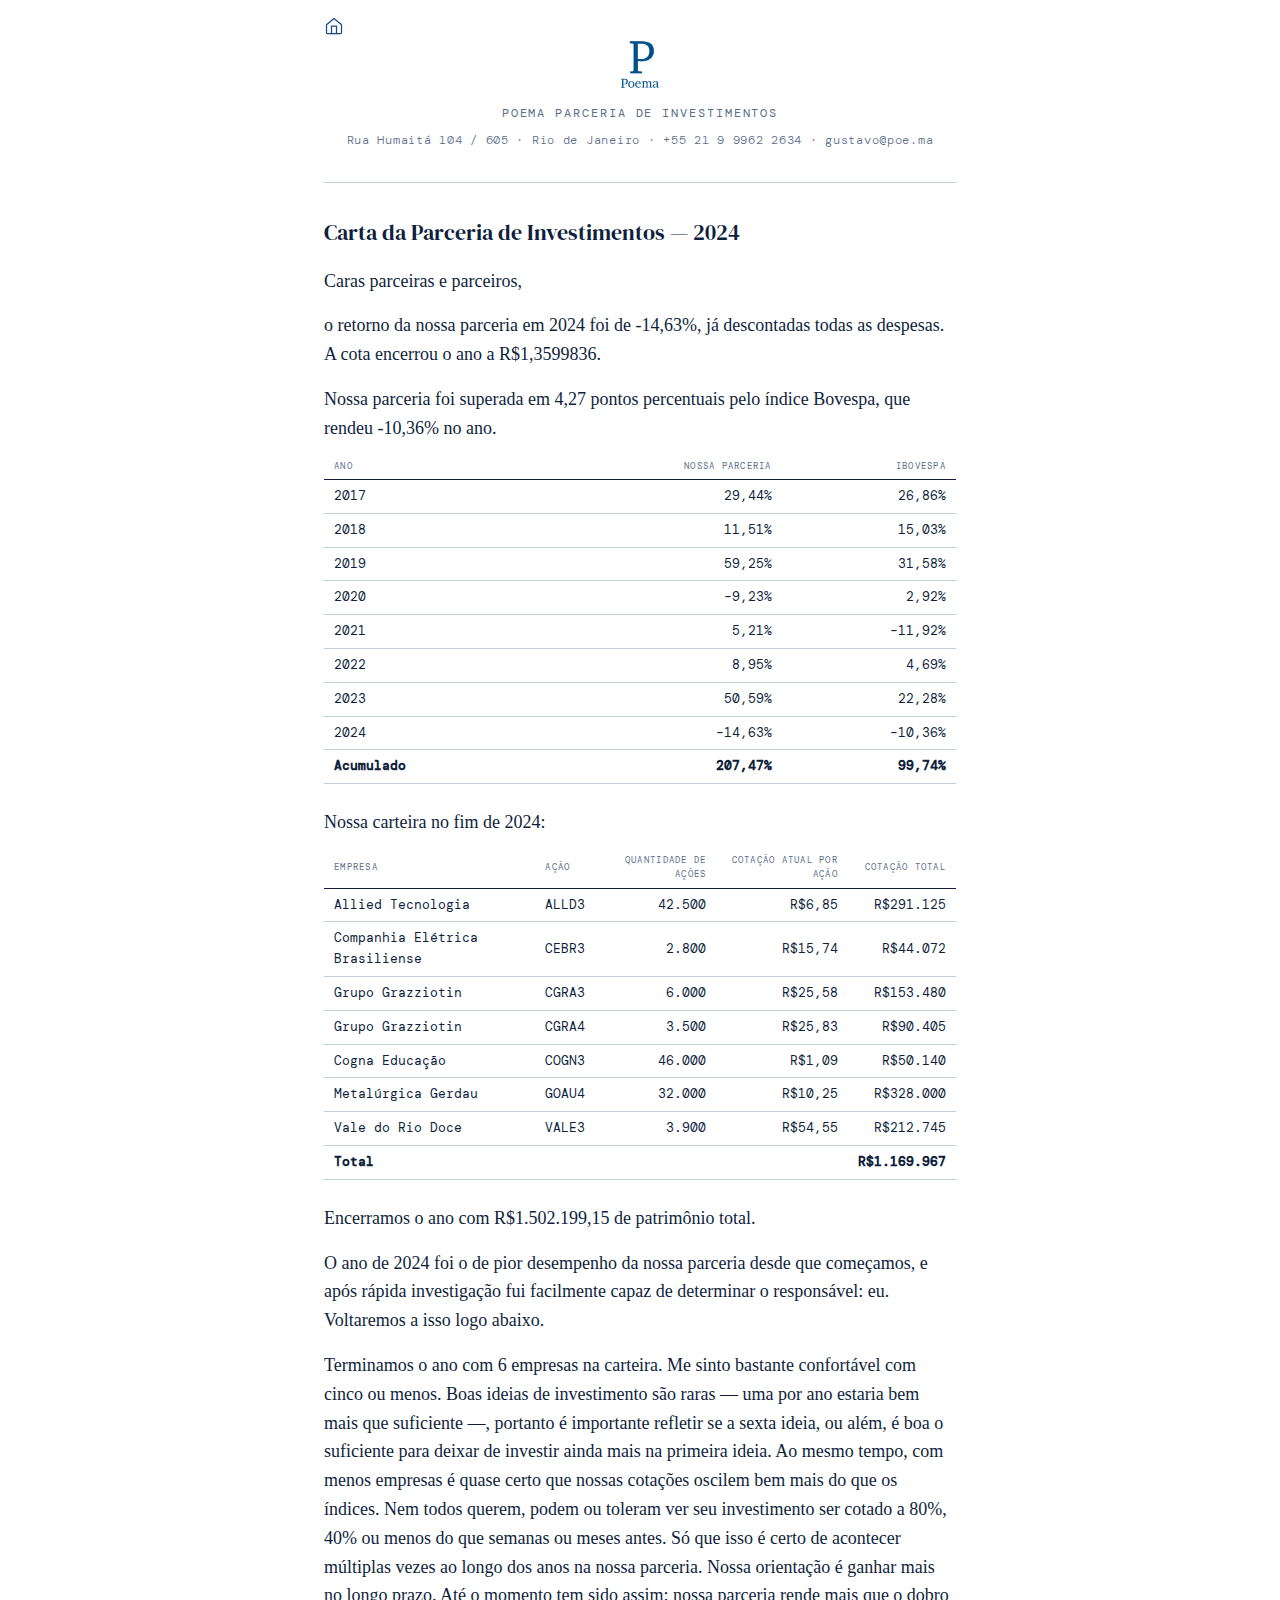
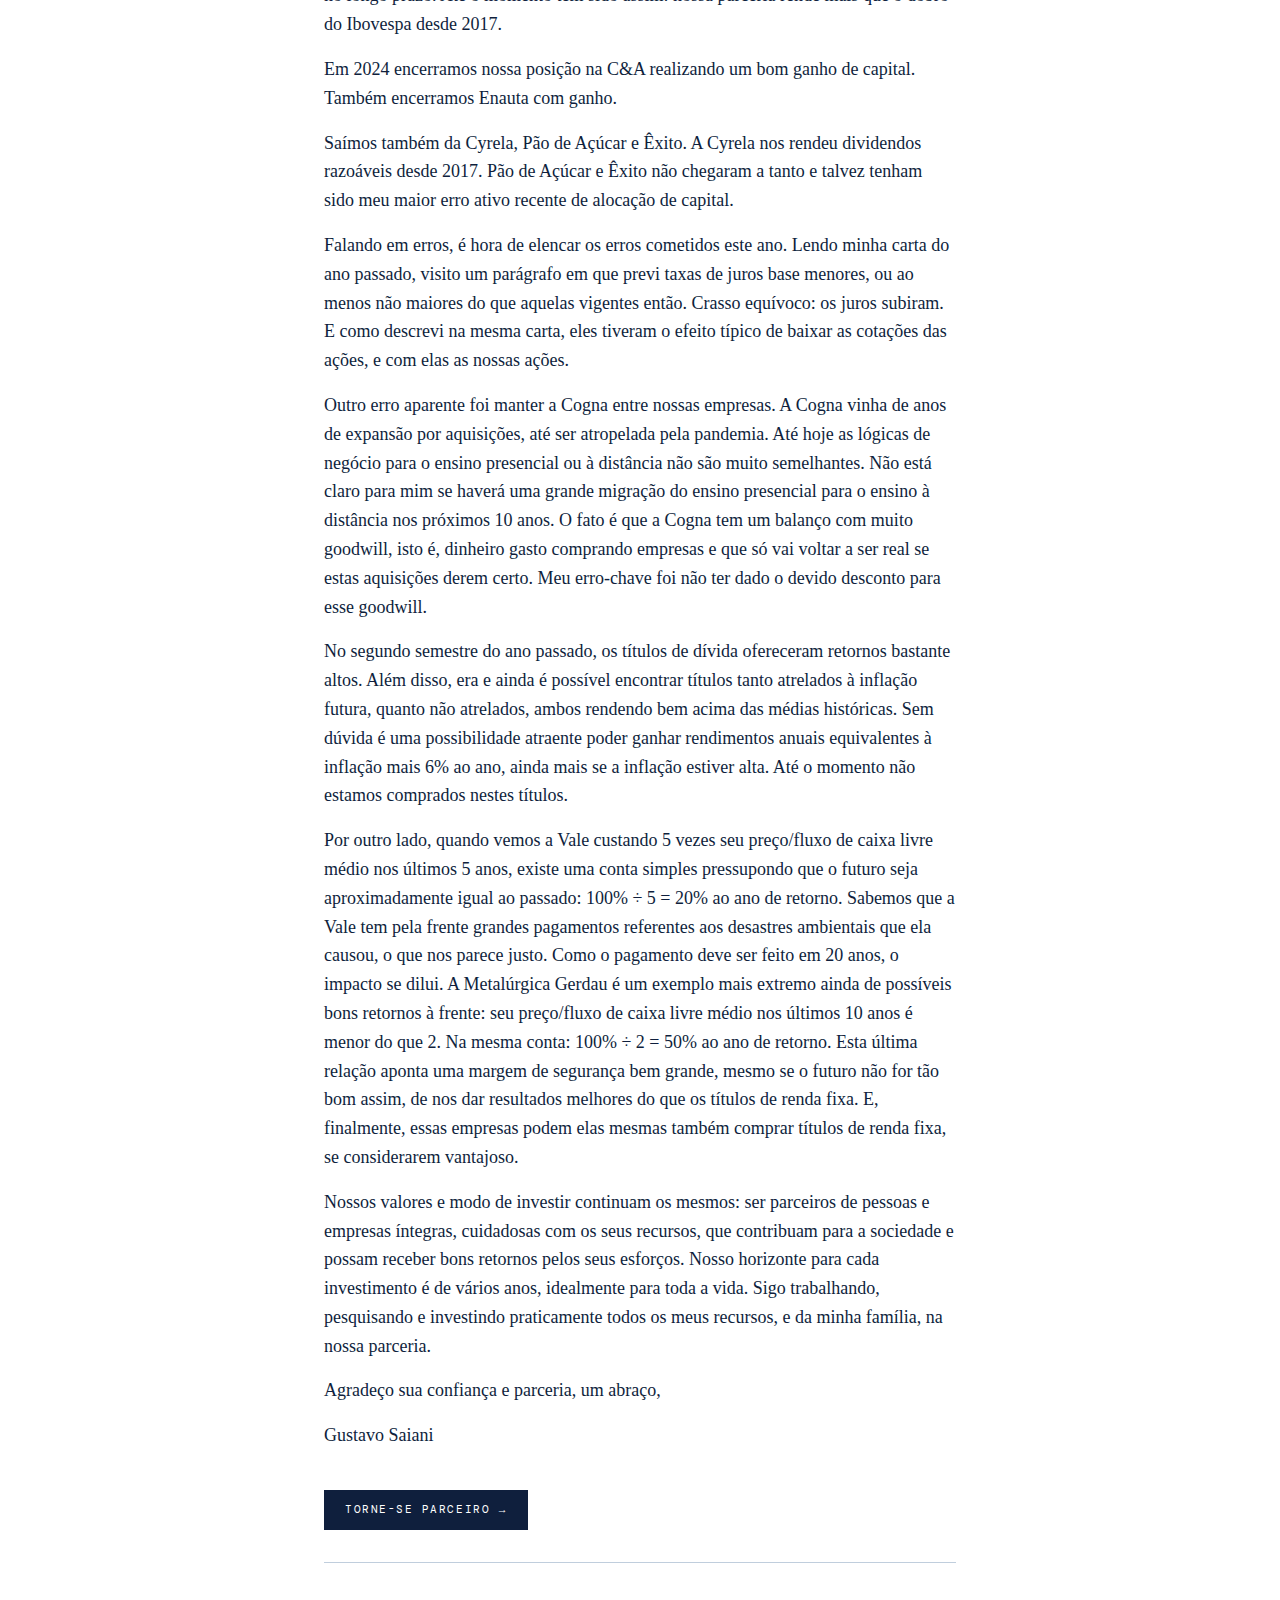
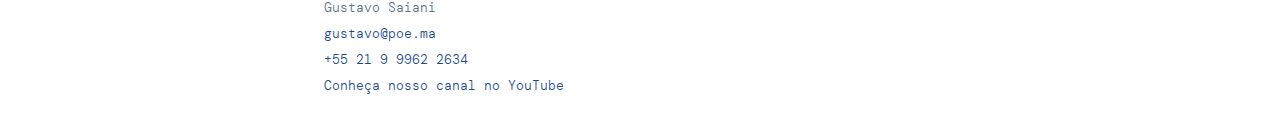
<file: cartas/2024.html>
<!DOCTYPE html>
<html lang="pt-BR">
<head>
  <meta charset="UTF-8">
  <meta name="viewport" content="width=device-width, initial-scale=1.0">
  <title>Carta 2024 — Poema</title>
  <meta name="description" content="Carta 2024 da Poema Parceria de Investimentos. Retorno de -14,63% no ano, versus -10,36% do Ibovespa. Acumulado de 207,47% desde 2017.">
  <link rel="canonical" href="https://poe.ma/cartas/2024">
  <link rel="icon" type="image/png" href="/favicon.png">
  <meta property="og:type" content="article">
  <meta property="og:title" content="Carta 2024 — Poema">
  <meta property="og:description" content="Retorno de -14,63% no ano, versus -10,36% do Ibovespa. Acumulado de 207,47% desde 2017.">
  <meta property="og:url" content="https://poe.ma/cartas/2024">
  <meta property="og:image" content="https://poe.ma/images/poema-logo.jpg">
  <meta property="og:locale" content="pt_BR">
  <meta property="og:site_name" content="Poema">
  <meta name="twitter:card" content="summary">
  <meta name="twitter:title" content="Carta 2024 — Poema">
  <meta name="twitter:description" content="Retorno de -14,63% no ano, versus -10,36% do Ibovespa. Acumulado de 207,47% desde 2017.">
  <meta name="twitter:image" content="https://poe.ma/images/poema-logo.jpg">
  <link rel="stylesheet" href="/styles.css">
  <!-- Google tag (gtag.js) -->
  <script async src="https://www.googletagmanager.com/gtag/js?id=G-W3XSMT8MLJ"></script>
  <script>
    window.dataLayer = window.dataLayer || [];
    function gtag(){dataLayer.push(arguments);}
    gtag("js", new Date());
    gtag("config", "G-W3XSMT8MLJ");
  </script>
</head>
<body>
  <a href="/" class="home-link" aria-label="Início"><svg xmlns="http://www.w3.org/2000/svg" viewBox="0 0 24 24" fill="none" stroke="currentColor" stroke-width="1.5" stroke-linecap="round" stroke-linejoin="round" width="20" height="20" aria-hidden="true"><path d="M3 10.5L12 3l9 7.5V20a1 1 0 0 1-1 1H4a1 1 0 0 1-1-1V10.5z"/><path d="M9 21V12h6v9"/></svg></a>


  <div class="header">
    <a href="/">
      <img src="../images/poema-logo.jpg" alt="Poema" class="logo">
      <p class="subtitle">Poema Parceria de Investimentos</p>
    </a>
    <p class="header-address">Rua Humaitá 104 / 605 · Rio de Janeiro · <a href="https://wa.me/5521999622634" target="_blank" rel="noopener">+55 21 9 9962 2634</a> · <a href="mailto:gustavo@poe.ma">gustavo@poe.ma</a></p>
  </div>

  <hr>

  <h2>Carta da Parceria de Investimentos — 2024</h2>

  <p>Caras parceiras e parceiros,</p>

  <p>o retorno da nossa parceria em 2024 foi de -14,63%, já descontadas todas as despesas. A cota encerrou o ano a R$1,3599836.</p>

  <p>Nossa parceria foi superada em 4,27 pontos percentuais pelo índice Bovespa, que rendeu -10,36% no ano.</p>

  <table>
    <thead>
      <tr><th>Ano</th><th>Nossa Parceria</th><th>Ibovespa</th></tr>
    </thead>
    <tbody>
      <tr><td>2017</td><td>29,44%</td><td>26,86%</td></tr>
      <tr><td>2018</td><td>11,51%</td><td>15,03%</td></tr>
      <tr><td>2019</td><td>59,25%</td><td>31,58%</td></tr>
      <tr><td>2020</td><td>–9,23%</td><td>2,92%</td></tr>
      <tr><td>2021</td><td>5,21%</td><td>–11,92%</td></tr>
      <tr><td>2022</td><td>8,95%</td><td>4,69%</td></tr>
      <tr><td>2023</td><td>50,59%</td><td>22,28%</td></tr>
      <tr><td>2024</td><td>–14,63%</td><td>–10,36%</td></tr>
      <tr><td><strong>Acumulado</strong></td><td><strong>207,47%</strong></td><td><strong>99,74%</strong></td></tr>
    </tbody>
  </table>

  <p>Nossa carteira no fim de 2024:</p>

  <table>
    <thead>
      <tr><th>Empresa</th><th>Ação</th><th>Quantidade de Ações</th><th>Cotação atual por ação</th><th>Cotação total</th></tr>
    </thead>
    <tbody>
      <tr><td>Allied Tecnologia</td><td>ALLD3</td><td>42.500</td><td>R$6,85</td><td>R$291.125</td></tr>
      <tr><td>Companhia Elétrica Brasiliense</td><td>CEBR3</td><td>2.800</td><td>R$15,74</td><td>R$44.072</td></tr>
      <tr><td>Grupo Grazziotin</td><td>CGRA3</td><td>6.000</td><td>R$25,58</td><td>R$153.480</td></tr>
      <tr><td>Grupo Grazziotin</td><td>CGRA4</td><td>3.500</td><td>R$25,83</td><td>R$90.405</td></tr>
      <tr><td>Cogna Educação</td><td>COGN3</td><td>46.000</td><td>R$1,09</td><td>R$50.140</td></tr>
      <tr><td>Metalúrgica Gerdau</td><td>GOAU4</td><td>32.000</td><td>R$10,25</td><td>R$328.000</td></tr>
      <tr><td>Vale do Rio Doce</td><td>VALE3</td><td>3.900</td><td>R$54,55</td><td>R$212.745</td></tr>
      <tr><td><strong>Total</strong></td><td></td><td></td><td></td><td><strong>R$1.169.967</strong></td></tr>
    </tbody>
  </table>

  <p>Encerramos o ano com R$1.502.199,15 de patrimônio total.</p>

  <p>O ano de 2024 foi o de pior desempenho da nossa parceria desde que começamos, e após rápida investigação fui facilmente capaz de determinar o responsável: eu. Voltaremos a isso logo abaixo.</p>

  <p>Terminamos o ano com 6 empresas na carteira. Me sinto bastante confortável com cinco ou menos. Boas ideias de investimento são raras — uma por ano estaria bem mais que suficiente —, portanto é importante refletir se a sexta ideia, ou além, é boa o suficiente para deixar de investir ainda mais na primeira ideia. Ao mesmo tempo, com menos empresas é quase certo que nossas cotações oscilem bem mais do que os índices. Nem todos querem, podem ou toleram ver seu investimento ser cotado a 80%, 40% ou menos do que semanas ou meses antes. Só que isso é certo de acontecer múltiplas vezes ao longo dos anos na nossa parceria. Nossa orientação é ganhar mais no longo prazo. Até o momento tem sido assim: nossa parceria rende mais que o dobro do Ibovespa desde 2017.</p>

  <p>Em 2024 encerramos nossa posição na C&A realizando um bom ganho de capital. Também encerramos Enauta com ganho.</p>

  <p>Saímos também da Cyrela, Pão de Açúcar e Êxito. A Cyrela nos rendeu dividendos razoáveis desde 2017. Pão de Açúcar e Êxito não chegaram a tanto e talvez tenham sido meu maior erro ativo recente de alocação de capital.</p>

  <p>Falando em erros, é hora de elencar os erros cometidos este ano. Lendo minha carta do ano passado, visito um parágrafo em que previ taxas de juros base menores, ou ao menos não maiores do que aquelas vigentes então. Crasso equívoco: os juros subiram. E como descrevi na mesma carta, eles tiveram o efeito típico de baixar as cotações das ações, e com elas as nossas ações.</p>

  <p>Outro erro aparente foi manter a Cogna entre nossas empresas. A Cogna vinha de anos de expansão por aquisições, até ser atropelada pela pandemia. Até hoje as lógicas de negócio para o ensino presencial ou à distância não são muito semelhantes. Não está claro para mim se haverá uma grande migração do ensino presencial para o ensino à distância nos próximos 10 anos. O fato é que a Cogna tem um balanço com muito goodwill, isto é, dinheiro gasto comprando empresas e que só vai voltar a ser real se estas aquisições derem certo. Meu erro-chave foi não ter dado o devido desconto para esse goodwill.</p>

  <p>No segundo semestre do ano passado, os títulos de dívida ofereceram retornos bastante altos. Além disso, era e ainda é possível encontrar títulos tanto atrelados à inflação futura, quanto não atrelados, ambos rendendo bem acima das médias históricas. Sem dúvida é uma possibilidade atraente poder ganhar rendimentos anuais equivalentes à inflação mais 6% ao ano, ainda mais se a inflação estiver alta. Até o momento não estamos comprados nestes títulos.</p>

  <p>Por outro lado, quando vemos a Vale custando 5 vezes seu preço/fluxo de caixa livre médio nos últimos 5 anos, existe uma conta simples pressupondo que o futuro seja aproximadamente igual ao passado: 100% ÷ 5 = 20% ao ano de retorno. Sabemos que a Vale tem pela frente grandes pagamentos referentes aos desastres ambientais que ela causou, o que nos parece justo. Como o pagamento deve ser feito em 20 anos, o impacto se dilui. A Metalúrgica Gerdau é um exemplo mais extremo ainda de possíveis bons retornos à frente: seu preço/fluxo de caixa livre médio nos últimos 10 anos é menor do que 2. Na mesma conta: 100% ÷ 2 = 50% ao ano de retorno. Esta última relação aponta uma margem de segurança bem grande, mesmo se o futuro não for tão bom assim, de nos dar resultados melhores do que os títulos de renda fixa. E, finalmente, essas empresas podem elas mesmas também comprar títulos de renda fixa, se considerarem vantajoso.</p>

  <p>Nossos valores e modo de investir continuam os mesmos: ser parceiros de pessoas e empresas íntegras, cuidadosas com os seus recursos, que contribuam para a sociedade e possam receber bons retornos pelos seus esforços. Nosso horizonte para cada investimento é de vários anos, idealmente para toda a vida. Sigo trabalhando, pesquisando e investindo praticamente todos os meus recursos, e da minha família, na nossa parceria.</p>

  <p>Agradeço sua confiança e parceria, um abraço,</p>

  <p>Gustavo Saiani</p>

  <p><a href="/cadastro" class="cta">Torne-se parceiro &rarr;</a></p>

  <hr>

  <p class="contact">
    Gustavo Saiani<br>
    <a href="mailto:gustavo@poe.ma">gustavo@poe.ma</a><br>
    <a href="https://wa.me/5521999622634">+55 21 9 9962 2634</a><br>
    <a href="https://www.youtube.com/@poemainvestimentos" target="_blank" rel="noopener">Conheça nosso canal no YouTube</a>
  </p>

</body>
</html>
</file>
<file: styles.css>
@import url('https://fonts.googleapis.com/css2?family=DM+Serif+Display:ital@0;1&family=DM+Mono:wght@300;400&display=swap');

:root {
    --bg: #ffffff;
    --ink: #0f1f3d;
    --accent: #1a4a8a;
    --muted: #5a6f8a;
    --border: #c0cedd;
}

* {
    margin: 0;
    padding: 0;
    box-sizing: border-box;
}

body {
    font-family: Georgia, 'Times New Roman', Times, serif;
    font-size: 17px;
    color: var(--ink);
    background: var(--bg);
    line-height: 1.6;
    padding: 12px 24px;
    max-width: 680px;
    margin: 0 auto;
    position: relative;
}

.header {
    text-align: center;
    margin-bottom: 18px;
    padding: 20px 0 0;
}

.header a {
    color: var(--muted);
}

.header a:hover {
    text-decoration: none;
}

.logo {
    display: block;
    width: 68px;
    height: auto;
    margin: 0 auto 4px;
}

h1 {
    font-family: 'DM Serif Display', Georgia, serif;
    font-size: 30px;
    font-weight: normal;
    letter-spacing: 0.02em;
    margin-bottom: 4px;
}

.subtitle {
    font-family: 'DM Mono', monospace;
    font-size: 12px;
    letter-spacing: 0.16em;
    text-transform: uppercase;
    color: var(--muted);
    margin-bottom: 0;
}

.header-address {
    font-family: 'DM Mono', monospace;
    font-size: 12px;
    font-weight: 300;
    letter-spacing: 0.06em;
    color: var(--muted);
    margin-top: 8px;
}

hr {
    border: none;
    border-top: 1px solid var(--border);
    margin: 32px 0;
}

h2 {
    font-family: 'DM Serif Display', Georgia, serif;
    font-size: 22px;
    font-weight: normal;
    margin-bottom: 16px;
    color: var(--ink);
}

ul {
    list-style: none;
    padding: 0;
    margin-bottom: 0;
}

li {
    margin-bottom: 8px;
}

a {
    color: var(--accent);
    text-decoration: none;
}

a:hover {
    text-decoration: underline;
}

.section {
    margin-bottom: 40px;
}

.performance {
    font-family: 'DM Mono', monospace;
    font-size: 15px;
    color: var(--muted);
    margin-bottom: 20px;
    line-height: 1.7;
}

.performance strong {
    font-weight: 400;
    color: var(--ink);
}

.contact {
    font-family: 'DM Mono', monospace;
    font-size: 13px;
    font-weight: 300;
    color: var(--muted);
    line-height: 2;
}

.contact a {
    color: var(--accent);
}

p {
    font-size: 18px;
    margin-bottom: 16px;
}

ol {
    margin-bottom: 16px;
    padding-left: 24px;
}

ol li {
    margin-bottom: 8px;
}

table {
    width: 100%;
    border-collapse: collapse;
    font-family: 'DM Mono', monospace;
    font-size: 13px;
    margin-bottom: 24px;
}

th, td {
    text-align: left;
    padding: 6px 10px;
    border-bottom: 1px solid var(--border);
}

th:nth-child(2), th:nth-child(3), th:nth-child(4), th:nth-child(5),
td:nth-child(2), td:nth-child(3), td:nth-child(4), td:nth-child(5) {
    text-align: right;
}

/* Portfolio tables (5 cols): keep Ação column left-aligned */
table:has(th:nth-child(5)) th:nth-child(2),
table:has(th:nth-child(5)) td:nth-child(2) {
    text-align: left;
}

th {
    font-size: 9px;
    font-weight: 400;
    letter-spacing: 0.14em;
    text-transform: uppercase;
    color: var(--muted);
    border-bottom: 1px solid var(--ink);
    padding-top: 0;
}

footer {
    margin-top: 48px;
    font-family: 'DM Mono', monospace;
    font-size: 12px;
    color: var(--muted);
}

/* Home icon navigation */
.home-link {
    position: absolute;
    top: 16px;
    left: 24px;
    color: var(--accent);
    line-height: 1;
    transition: color 0.15s ease, transform 0.15s ease;
}

.home-link:hover {
    color: var(--accent);
    text-decoration: none;
    transform: translateY(-2px);
}

.home-link:active {
    color: var(--ink);
    transform: translateY(0) scale(0.92);
    transition-duration: 0.05s;
}

.home-link svg {
    display: block;
}

/* CTA button */
a.cta {
    display: inline-block;
    margin-top: 24px;
    font-family: 'DM Mono', monospace;
    font-size: 11px;
    letter-spacing: 0.14em;
    text-transform: uppercase;
    background: var(--ink);
    color: var(--bg);
    padding: 10px 20px;
    border: 1px solid var(--ink);
    transition: background 0.18s ease, color 0.18s ease;
    text-decoration: none;
}

a.cta:hover {
    background: var(--bg);
    color: var(--ink);
    text-decoration: none;
}

/* Meta items */
.meta {
    display: flex;
    flex-direction: row;
    gap: 32px;
    flex-wrap: wrap;
    padding: 18px 0 20px;
    border-top: 1px solid var(--border);
    border-bottom: 1px solid var(--border);
    margin-bottom: 36px;
}

.meta-item .key {
    font-family: 'DM Mono', monospace;
    font-size: 10px;
    letter-spacing: 0.18em;
    text-transform: uppercase;
    color: var(--muted);
    display: block;
    margin-bottom: 2px;
}

.meta-item .val {
    font-family: 'DM Mono', monospace;
    font-size: 16px;
    color: var(--ink);
    display: block;
}

/* Home page two-column layout */
body.home {
    max-width: 960px;
}

.two-col {
    display: grid;
    grid-template-columns: 3fr 2fr;
    gap: 48px;
    align-items: start;
}

.col-links h2 {
    font-family: 'DM Mono', monospace;
    font-size: 10px;
    letter-spacing: 0.18em;
    text-transform: uppercase;
    color: var(--muted);
    margin-bottom: 12px;
}

.intro-body {
    position: relative;
}

.intro-fade {
    display: none;
}

.read-more-btn {
    display: none;
}

@media (max-width: 680px) {
    body.home {
        max-width: 640px;
    }

    .two-col {
        display: block;
    }

    .col-links {
        margin-top: 40px;
    }

    .intro-body:not(.expanded) {
        max-height: 260px;
        overflow: hidden;
    }

    .intro-fade {
        display: block;
        height: 80px;
        margin-top: -80px;
        background: linear-gradient(transparent, #ffffff);
        pointer-events: none;
        position: relative;
        z-index: 1;
    }

    .intro-fade.hidden {
        display: none;
    }

    .read-more-btn {
        display: inline-block;
        background: none;
        border: none;
        color: var(--accent);
        cursor: pointer;
        font-family: 'DM Mono', monospace;
        font-size: 11px;
        letter-spacing: 0.12em;
        text-transform: uppercase;
        padding: 4px 0;
        margin-top: 4px;
    }

    .read-more-btn:hover {
        text-decoration: underline;
    }
}
</file>
